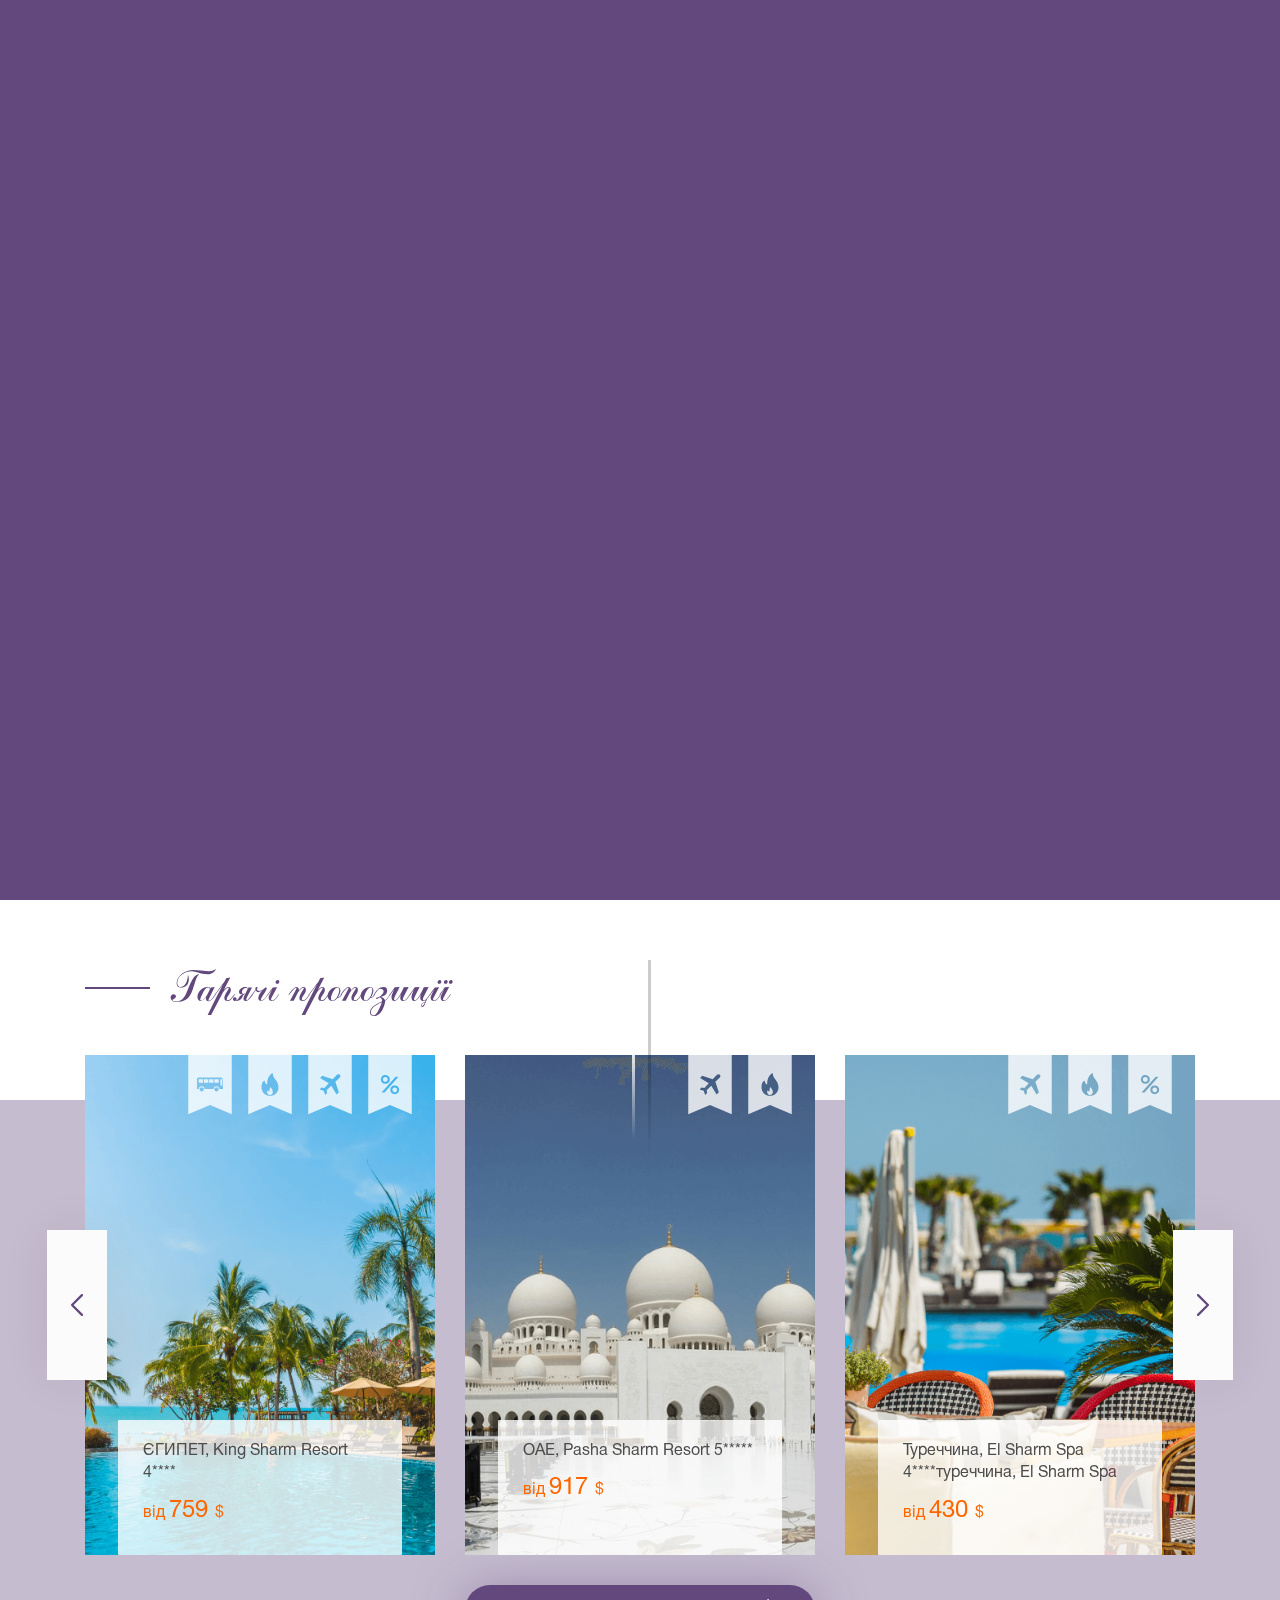
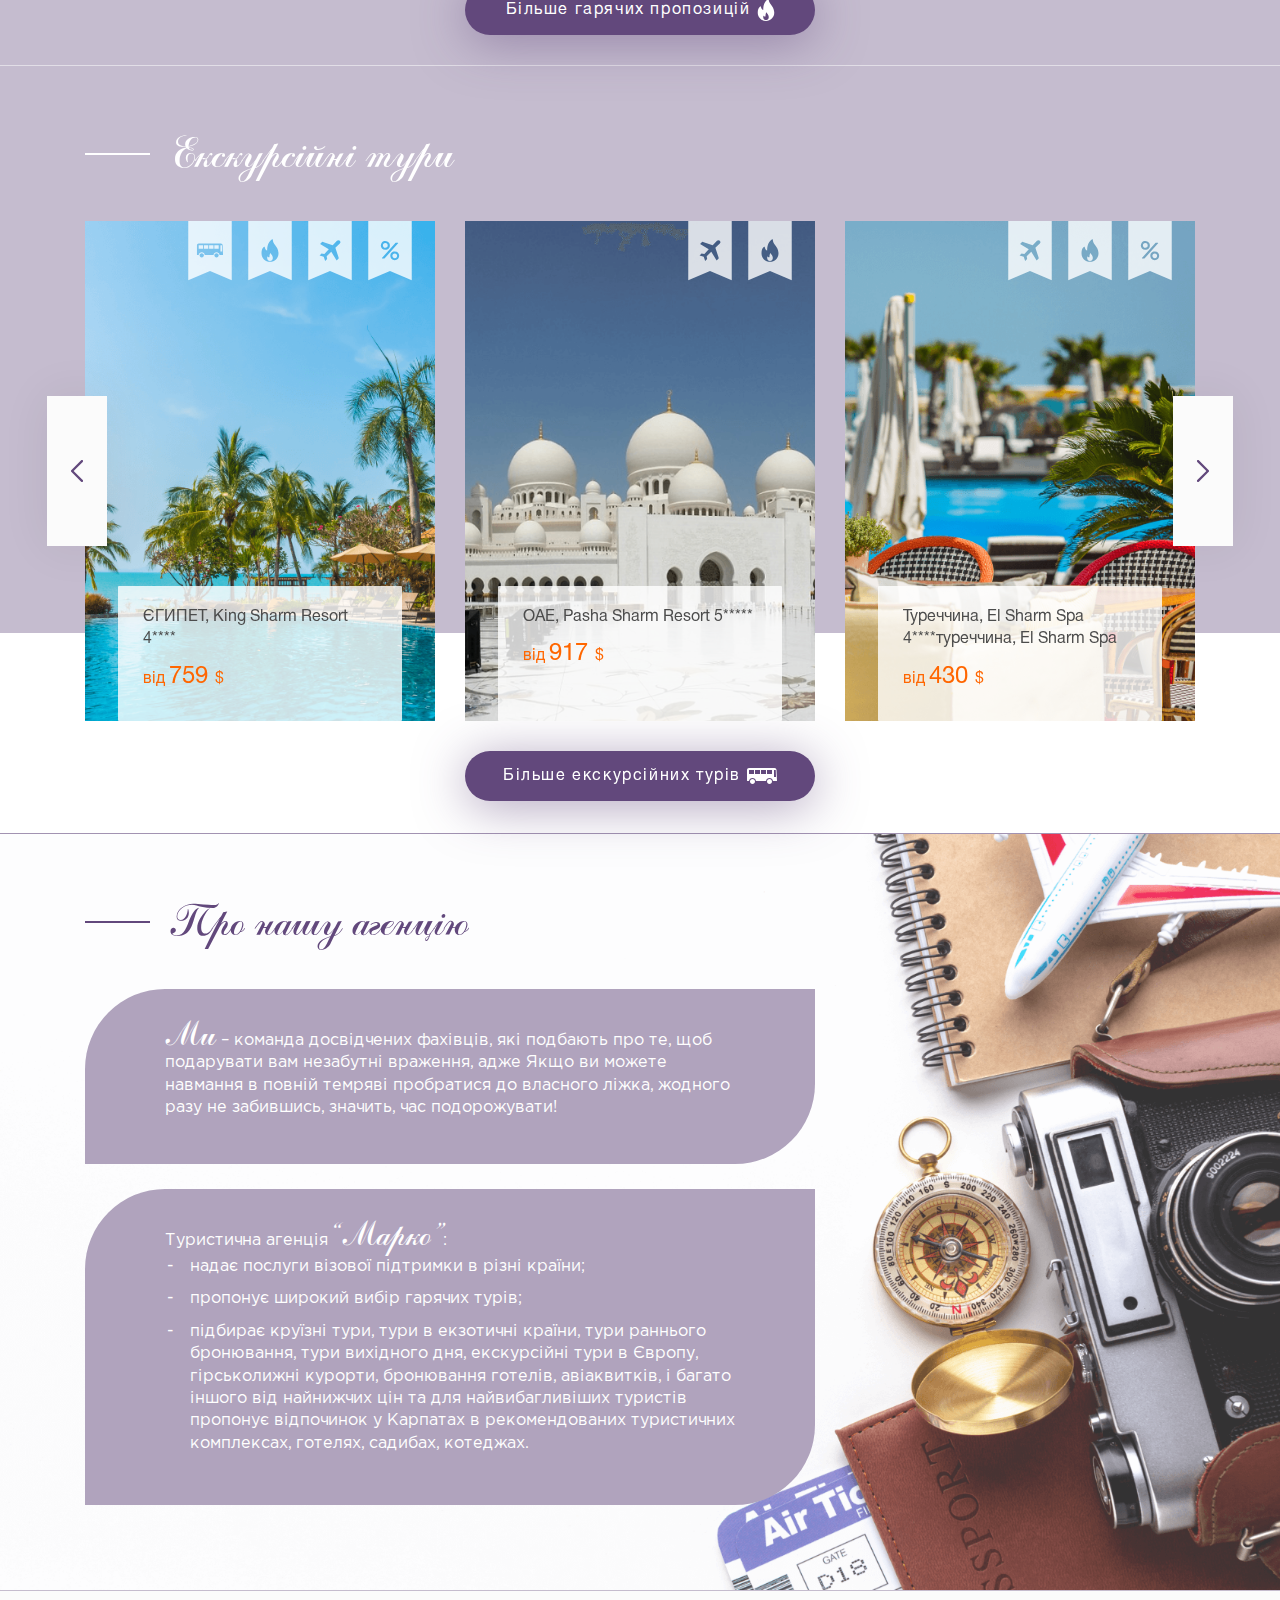
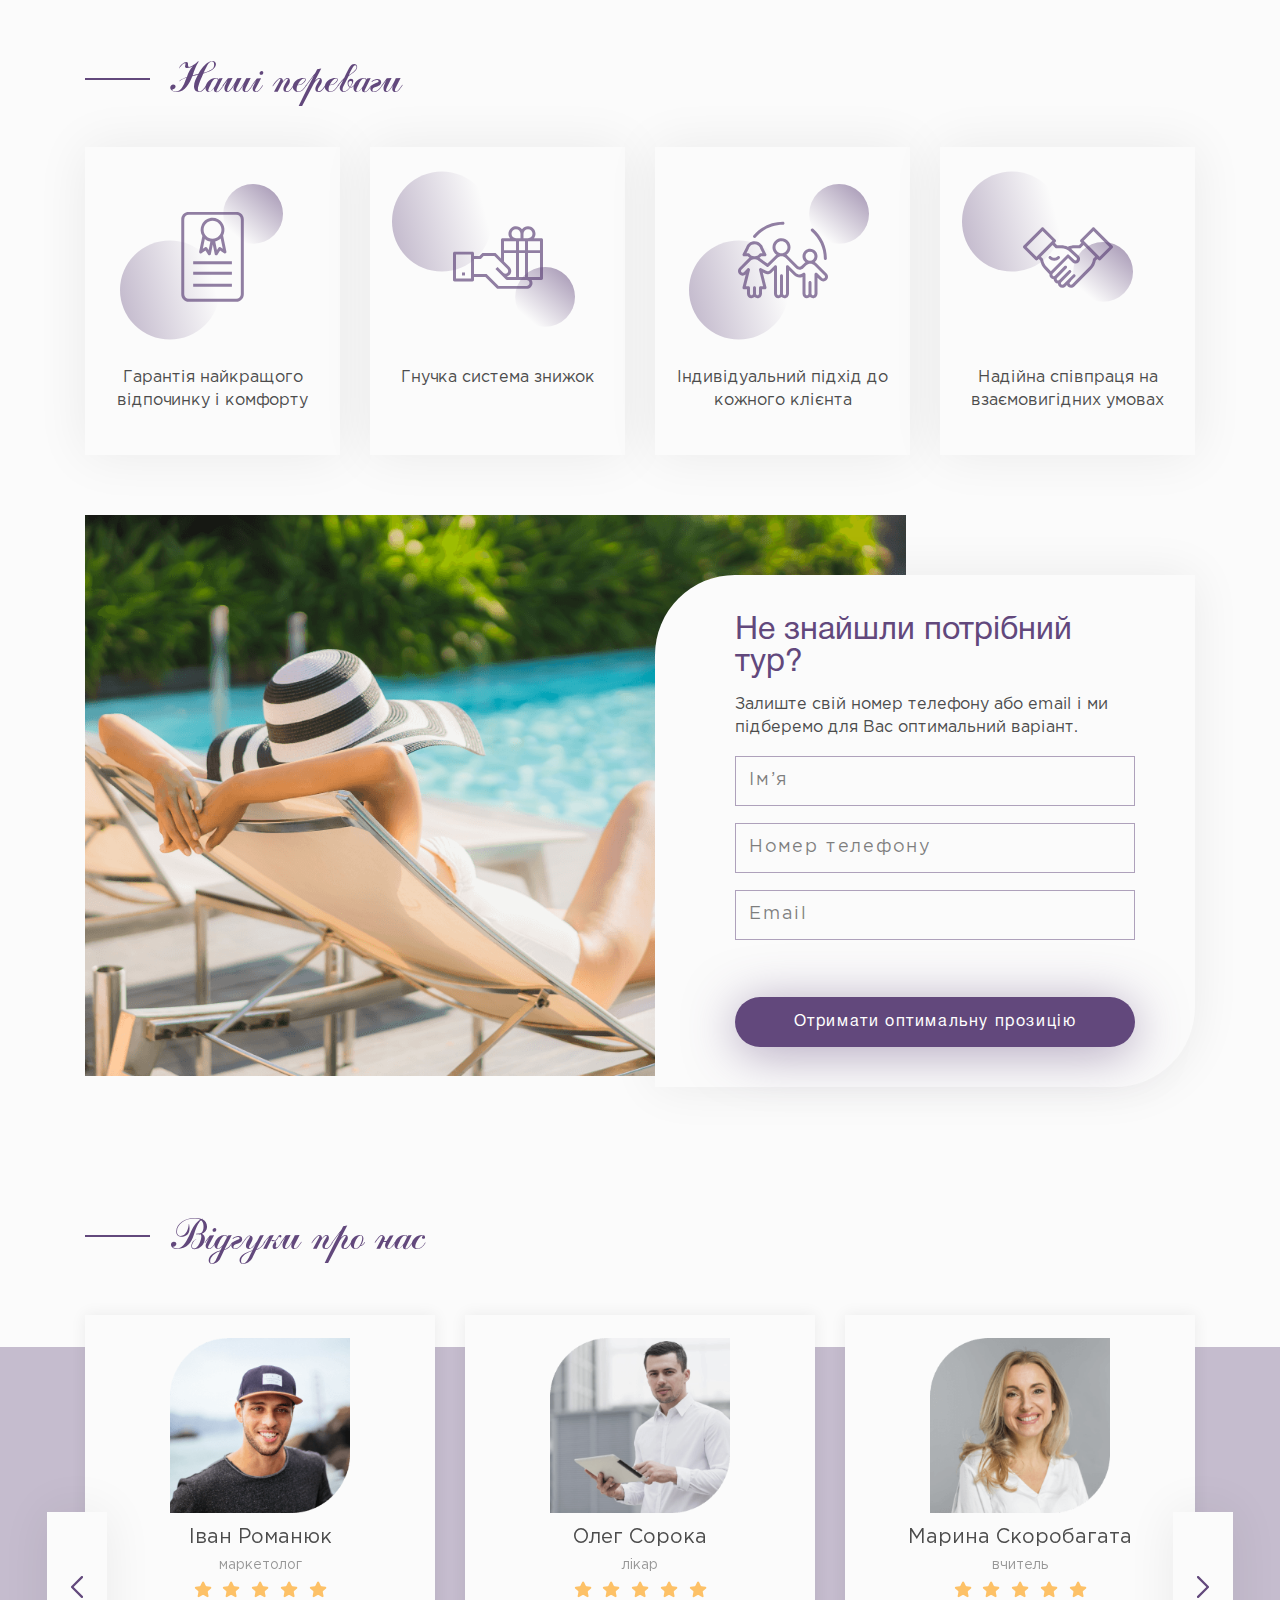
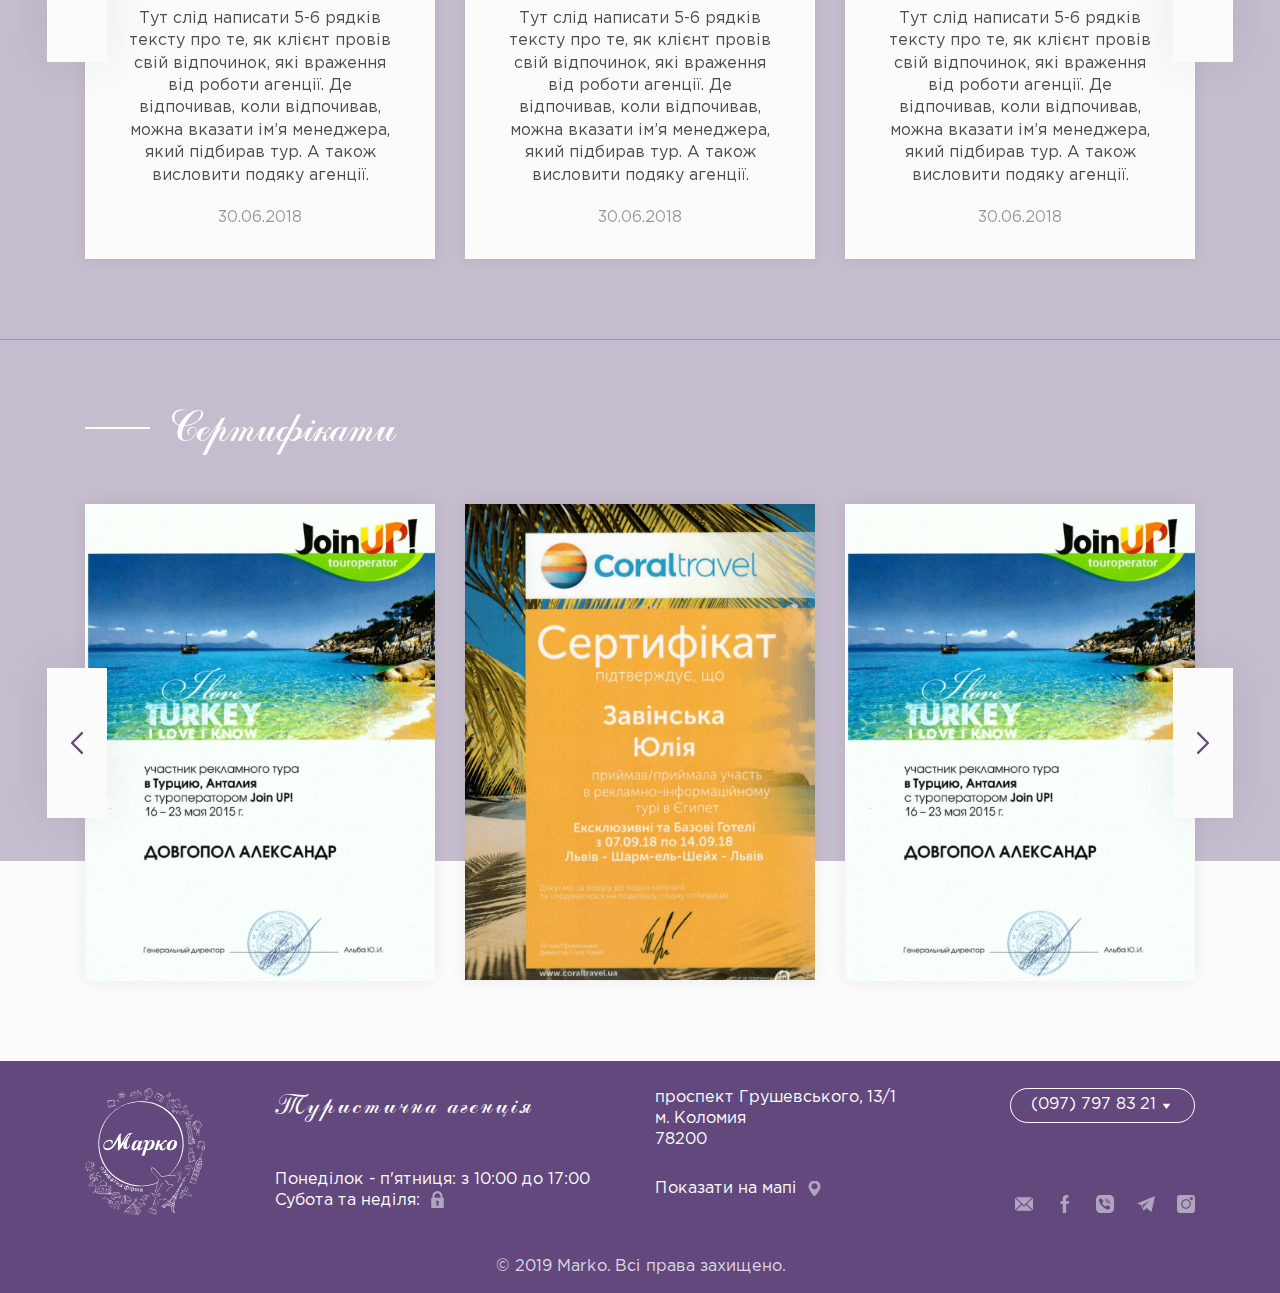
<file: index.html>
<!DOCTYPE html>
<html lang="en">

<head>
    <meta charset="UTF-8">
    <meta name="viewport" content="width=device-width, initial-scale=1.0">
    <meta http-equiv="X-UA-Compatible" content="ie=edge">
    <title>Головна</title>
    <link rel="stylesheet" href="css/bootstrap.min.css">
    <link rel="stylesheet" href="css/slick.css">
    <link rel="stylesheet" href="css/common.css">
    <link rel="stylesheet" href="css/responsive.css">
</head>

<body>
    <header>
        <div class="header__staticsect">
            <div class="container">
                <div class="row">
                    <div class="col-xl-2 col-lg-2 col-md-2">
                        <div class="header__logo">
                            <a href="#">
                            </a>
                        </div>
                    </div>
                    <div class="col-xl-4 col-lg-4 col-md-5">
                        <div class="header__info">
                            <p class="header__infoname">Туристична агенція</p>
                        </div>
                        <p class="hi header__showhov">
                            Понеділок - п'ятниця: з 10:00 до 17:00 Субота та неділя: <img src="image/icons/lock.svg"
                                alt="image">
                        </p>
                    </div>
                    <div class="col-xl-3 col-lg-3 col-md-5">
                        <div class="header__address">
                            <p>проспект Грушевського, 13/1
                            </p>
                        </div>
                        <p class="ha header__showhov">
                            <span>м. Коломия</span>
                            <span>78200</span>
                        </p>
                        <a href="#" class="header__showmap">Показати на мапі</a>
                    </div>
                    <div class="col-xl-3 col-lg-3 offset-lg-0 col-md-10 offset-md-2">
                        <div class="header__phone">
                            <div>
                                <a href="tel:0977978321" class="min-phone">(097) 797 83 21</a>
                                <a href="tel:0977978321" class="min-phone">(097) 797 83 21</a>
                                <a href="tel:0977978321" class="min-phone">(097) 797 83 21</a>
                            </div>
                        </div>
                        <div class="rightsoc">
                            <ul class="header__social">
                                <li><a target="_blank" href="#"><img src="image/icons/email.svg" alt="email"></a></li>
                                <li><a target="_blank" href="#"><img src="image/icons/facebook.svg" alt="email"></a>
                                </li>
                                <li><a target="_blank" href="#"><img src="image/icons/viber.svg" alt="email"></a></li>
                                <li><a target="_blank" href="#"><img src="image/icons/telegram.svg" alt="email"></a>
                                </li>
                                <li><a target="_blank" href="#"><img src="image/icons/instagram.svg" alt="email"></a>
                                </li>
                            </ul>
                        </div>
                    </div>
                </div>
            </div>
        </div>
        <div class="header__fixsect">
            <div class="container">
                <div class="header__nav">
                    <div class="showtablet-menu">
                        <img class="closemenu-btn" src="image/icons/close-button.svg" alt="close">
                        <img class="airplane" src="image/icons/airplane.svg" alt="animation">
                        <div class="scrmenu">
                            <ul>
                                <li><a href="#">ГОЛОВНА</a></li>
                                <li><a href="#">ГАРЯЧІ ПРОПОЗИЦІЇ <img src="image/icons/fire-menu.svg" alt="icon"></a>
                                </li>
                                <li><a href="#">ЕКСКУРСІЙНІ ТУРИ</a></li>
                                <li><a href="#">КВИТКИ</a></li>
                                <li><a href="#">НОВИНИ</a></li>
                                <li class="submparr">
                                    <a href="#">ПОСЛУГИ online</a>
                                    <ul class="submenu">
                                        <li><a href="#">Виготовлення печаток та штампів</a></li>
                                        <li><a href="#">США</a></li>
                                        <li><a href="#">Англія</a></li>
                                        <li><a href="#">Канада</a></li>
                                    </ul>
                                </li>
                                <li><a href="#">КОНТАКТИ</a></li>
                            </ul>
                        </div>
                    </div>
                </div>
                <div class="burgermenu">
                    <img src="image/icons/menu-button.svg" alt="menu">
                    <img class="phone-burger" src="image/icons/menu-button-white.svg" alt="menu">
                </div>
            </div>
        </div>
    </header>

    <main>
        <section class="mainslider">
            <span class="pagingInfo-slider"></span>
            <a href="#scroll-to" class="slider__scroll-to">
                <span>Гортайте вниз</span>
            </a>
            <div class="slider-for">
                <div>
                    <div class="animate-line"></div>
                    <div class="slider-for__slide">
                        <img src="image/slide1.png" alt="slide">
                        <div class="slide-info">
                            <p>До НОВОЇ МАНДРІВКИ залишився ОДИН крок</p>
                            <a href="#">Переглянути екскурсійні тури <img src="image/icons/bus-ic.svg" alt="icon"></a>
                        </div>
                    </div>
                </div>
                <div>
                    <div class="animate-line"></div>
                    <div class="slider-for__slide">
                        <img src="image/slide2.png" alt="slide">
                        <div class="slide-info">
                            <p>Подорож - єдина річ, купуючи яку, стаєш багатшим</p>
                            <a href="#">Переглянути всі квитки <img src="image/icons/ticket.svg" alt="icon"></a>
                        </div>
                    </div>
                </div>
                <div>
                    <div class="animate-line"></div>
                    <div class="slider-for__slide">
                        <img src="image/slide3.png" alt="slide">
                        <div class="slide-info">
                            <p>втечемо ТУДИ, ДЕ ЗАВЖДИ ЛІТО</p>
                            <a href="#">Переглянути гарячі пропозиції<img src="image/icons/white-fire.svg"
                                    alt="icon"></a>
                        </div>
                    </div>
                </div>
                <div>
                    <div class="animate-line"></div>
                    <div class="slider-for__slide">
                        <img src="image/slide2.png" alt="slide">
                        <div class="slide-info">
                            <p>Подорож - єдина річ, купуючи яку, стаєш багатшим</p>
                            <a href="#">Переглянути всі квитки <img src="image/icons/ticket.svg" alt="icon"></a>
                        </div>
                    </div>
                </div>
            </div>
            <div class="wrapper-slidenav">
                <div class="slider-nav container">
                    <div>
                        <div class="slider-nav__slide">
                            <img src="image/slide1.png" alt="slide">
                        </div>
                    </div>
                    <div>
                        <div class="slider-nav__slide">
                            <img src="image/slide2.png" alt="slide">
                        </div>
                    </div>
                    <div>
                        <div class="slider-nav__slide">
                            <img src="image/slide3.png" alt="slide">
                        </div>
                    </div>
                    <div>
                        <div class="slider-nav__slide">
                            <img src="image/slide2.png" alt="slide">
                        </div>
                    </div>
                </div>
            </div>
        </section>

        <section class="propositions" id="scroll-to">
            <div class="whiteblock-top"></div>
            <div class="whiteblock-bott"></div>
            <div class="propositions__hot">
                <div class="container">
                    <h3>Гарячі пропозиції</h3>
                    <div class="sloderprop1 hottour">
                        <div>
                            <a href="#">
                                <div class="propositions-box">
                                    <img src="image/slide4.png" alt="slide">
                                    <div class="proposition__descr">
                                        <p class="title">ЄГИПЕТ, King Sharm Resort 4****</p>
                                        <p class="price">від <span>759 </span>$</p>
                                    </div>
                                    <div class="proposition__marks">
                                        <div class="proposition__mark mark-bus">
                                        </div>
                                        <div class="proposition__mark mark-fire">
                                        </div>
                                        <div class="proposition__mark mark-fly">
                                        </div>
                                        <div class="proposition__mark mark-percent">
                                        </div>
                                    </div>
                                </div>
                            </a>
                        </div>
                        <div>
                            <a href="#">
                                <div class="propositions-box">
                                    <img src="image/slide5.png" alt="slide">
                                    <div class="proposition__descr">
                                        <p class="title">ОАЕ, Pasha Sharm Resort 5*****</p>
                                        <p class="price">від <span>917 </span>$</p>
                                    </div>
                                    <div class="proposition__marks">
                                        <div class="proposition__mark mark-fly">
                                        </div>
                                        <div class="proposition__mark mark-fire">
                                        </div>
                                    </div>
                                </div>
                            </a>
                        </div>
                        <div>
                            <a href="#">
                                <div class="propositions-box">
                                    <img src="image/slide6.png" alt="slide">
                                    <div class="proposition__descr">
                                        <p class="title">Туреччина, El Sharm Spa 4****туреччина, El Sharm Spa</p>
                                        <p class="price">від <span>430 </span>$</p>
                                    </div>
                                    <div class="proposition__marks">
                                        <div class="proposition__mark mark-fly">
                                        </div>
                                        <div class="proposition__mark mark-fire">
                                        </div>
                                        <div class="proposition__mark mark-percent">
                                        </div>
                                    </div>
                                </div>
                            </a>
                        </div>
                        <div>
                            <a href="#">
                                <div class="propositions-box">
                                    <img src="image/slide5.png" alt="slide">
                                    <div class="proposition__descr">
                                        <p class="title">ОАЕ, Pasha Sharm Resort 5*****</p>
                                        <p class="price">від <span>917 </span>$</p>
                                    </div>
                                    <div class="proposition__marks">
                                        <div class="proposition__mark mark-fly">
                                        </div>
                                        <div class="proposition__mark mark-fire">
                                        </div>
                                    </div>
                                </div>
                            </a>
                        </div>
                    </div>
                    <a href="#" class="violetbtn">Більше гарячих пропозицій <img src="image/icons/white-fire.svg"
                            alt="icon"></a>
                </div>
            </div>
            <div class="propositions__exk">
                <div class="container">
                    <h3 class="white">Екскурсійні тури</h3>
                    <div class="sloderprop1 exktour">
                        <div>
                            <a href="#">
                                <div class="propositions-box">
                                    <img src="image/slide4.png" alt="slide">
                                    <div class="proposition__descr">
                                        <p class="title">ЄГИПЕТ, King Sharm Resort 4****</p>
                                        <p class="price">від <span>759 </span>$</p>
                                    </div>
                                    <div class="proposition__marks">
                                        <div class="proposition__mark mark-bus">
                                        </div>
                                        <div class="proposition__mark mark-fire">
                                        </div>
                                        <div class="proposition__mark mark-fly">
                                        </div>
                                        <div class="proposition__mark mark-percent">
                                        </div>
                                    </div>
                                </div>
                            </a>
                        </div>
                        <div>
                            <a href="#">
                                <div class="propositions-box">
                                    <img src="image/slide5.png" alt="slide">
                                    <div class="proposition__descr">
                                        <p class="title">ОАЕ, Pasha Sharm Resort 5*****</p>
                                        <p class="price">від <span>917 </span>$</p>
                                    </div>
                                    <div class="proposition__marks">
                                        <div class="proposition__mark mark-fly">
                                        </div>
                                        <div class="proposition__mark mark-fire">
                                        </div>
                                    </div>
                                </div>
                            </a>
                        </div>
                        <div>
                            <a href="#">
                                <div class="propositions-box">
                                    <img src="image/slide6.png" alt="slide">
                                    <div class="proposition__descr">
                                        <p class="title">Туреччина, El Sharm Spa 4****туреччина, El Sharm Spa</p>
                                        <p class="price">від <span>430 </span>$</p>
                                    </div>
                                    <div class="proposition__marks">
                                        <div class="proposition__mark mark-fly">
                                        </div>
                                        <div class="proposition__mark mark-fire">
                                        </div>
                                        <div class="proposition__mark mark-percent">
                                        </div>
                                    </div>
                                </div>
                            </a>
                        </div>
                        <div>
                            <a href="#">
                                <div class="propositions-box">
                                    <img src="image/slide5.png" alt="slide">
                                    <div class="proposition__descr">
                                        <p class="title">ОАЕ, Pasha Sharm Resort 5*****</p>
                                        <p class="price">від <span>917 </span>$</p>
                                    </div>
                                    <div class="proposition__marks">
                                        <div class="proposition__mark mark-fly">
                                        </div>
                                        <div class="proposition__mark mark-fire">
                                        </div>
                                    </div>
                                </div>
                            </a>
                        </div>
                    </div>
                    <a href="#" class="violetbtn">Більше екскурсійних турів <img src="image/icons/white-bus.svg"
                            alt="icon"></a>
                </div>
            </div>
        </section>

        <section class="about-agency">
            <div class="container">
                <h3>Про нашу агенцію</h3>
                <div class="row">
                    <div class="col-xl-8 col-lg-8">
                        <div class="violbox-text">
                            <p>
                                <span>Ми</span> – команда досвідчених фахівців, які подбають про те, щоб подарувати вам
                                незабутні
                                враження, адже Якщо ви можете навмання в повній темряві пробратися до власного ліжка,
                                жодного разу не забившись, значить, час подорожувати!
                            </p>
                        </div>
                        <div class="violbox-text">
                            <p>
                                Туристична агенція <span>“Марко”</span>:
                            </p>
                            <ul>
                                <li>надає послуги візової підтримки в різні країни;</li>
                                <li>пропонує широкий вибір гарячих турів;</li>
                                <li>
                                    підбирає круїзні тури, тури в екзотичні країни, тури раннього бронювання, тури
                                    вихідного дня, екскурсійні тури в Європу, гірськолижні курорти, бронювання готелів,
                                    авіаквитків, і багато іншого від найнижчих цін та для найвибагливіших туристів
                                    пропонує відпочинок у Карпатах в рекомендованих туристичних комплексах, готелях,
                                    садибах, котеджах.
                                </li>
                            </ul>
                        </div>
                    </div>
                </div>
            </div>
        </section>

        <section class="benefits">
            <div class="container">
                <h3>Наші переваги</h3>
                <div class="row">
                    <div class="col-xl-3 col-lg-3 col-md-6">
                        <div class="benefits_box">
                            <div class="pic-sect">
                                <img src="image/icons/benefits1.svg" alt="icon">
                                <img src="image/icons/elipse1.svg" alt="elipse" class="elipse elip1">
                                <img src="image/icons/elipse2.svg" alt="elipse" class="elipse elip2">
                            </div>
                            <div class="text-sect">
                                <p>Гарантія найкращого відпочинку і комфорту</p>
                            </div>
                        </div>
                    </div>
                    <div class="col-xl-3 col-lg-3 col-md-6">
                        <div class="benefits_box">
                            <div class="pic-sect">
                                <img src="image/icons/benefits2.svg" alt="icon">
                                <img src="image/icons/elipse1.svg" alt="elipse" class="elipse elip3">
                                <img src="image/icons/elipse2.svg" alt="elipse" class="elipse elip4">
                            </div>
                            <div class="text-sect">
                                <p>Гнучка система знижок</p>
                            </div>
                        </div>
                    </div>
                    <div class="col-xl-3 col-lg-3 col-md-6">
                        <div class="benefits_box">
                            <div class="pic-sect">
                                <img src="image/icons/benefits3.svg" alt="icon">
                                <img src="image/icons/elipse1.svg" alt="elipse" class="elipse elip5">
                                <img src="image/icons/elipse2.svg" alt="elipse" class="elipse elip6">
                            </div>
                            <div class="text-sect">
                                <p>Індивідуальний підхід до кожного клієнта</p>
                            </div>
                        </div>
                    </div>
                    <div class="col-xl-3 col-lg-3 col-md-6">
                        <div class="benefits_box">
                            <div class="pic-sect">
                                <img src="image/icons/benefits4.svg" alt="icon">
                                <img src="image/icons/elipse1.svg" alt="elipse" class="elipse elip7">
                                <img src="image/icons/elipse2.svg" alt="elipse" class="elipse elip8">
                            </div>
                            <div class="text-sect">
                                <p>Надійна співпраця на взаємовигідних умовах</p>
                            </div>
                        </div>
                    </div>
                </div>
            </div>
        </section>

        <section class="mainform">
            <div class="container">
                <div class="mainform__sect form-section">
                    <div class="row justify-content-lg-end justify-content-md-center">
                        <div class="col-lg-6 col-md-8">
                            <form action="" id="form-help">
                                <p class="title">Не знайшли потрібний тур?</p>
                                <p class="descr">Залиште свій номер телeфону або email і ми підберемо для Вас
                                    оптимальний варіант.</p>
                                <input type="text" placeholder="Ім’я">
                                <input type="tel" class="phone-input" placeholder="Номер телефону">
                                <input type="text" class="email-input" placeholder="Email">
                                <input type="submit" value="Отримати оптимальну прозицію" class="violetbtn">
                            </form>
                        </div>
                    </div>
                </div>
            </div>
        </section>

        <section class="reviews">
            <div class="reviews-wrap">
                <div class="container">
                    <h3>Відгуки про нас</h3>
                    <div class="reviews__slider">
                        <div>
                            <div class="reviews__slide">
                                <div class="pic-box">
                                    <img src="image/user1.png" alt="photo">
                                </div>
                                <div class="title-box">
                                    <p class="name">Іван Романюк</p>
                                    <p class="prof">маркетолог</p>
                                    <div class="rating">
                                        <img src="image/icons/star.svg" alt="star">
                                        <img src="image/icons/star.svg" alt="star">
                                        <img src="image/icons/star.svg" alt="star">
                                        <img src="image/icons/star.svg" alt="star">
                                        <img src="image/icons/star.svg" alt="star">
                                    </div>
                                </div>
                                <div class="descr-box">
                                    <p>
                                        Тут слід написати 5-6 рядків тексту про те, як клієнт провів свій відпочинок,
                                        які
                                        враження від роботи агенції. Де відпочивав, коли відпочивав, можна вказати ім’я
                                        менеджера, який підбирав тур. А також висловити подяку агенції.
                                    </p>
                                </div>
                                <p class="date">30.06.2018</p>
                            </div>
                        </div>
                        <div>
                            <div class="reviews__slide">
                                <div class="pic-box">
                                    <img src="image/user2.png" alt="photo">
                                </div>
                                <div class="title-box">
                                    <p class="name">Олег Сорока</p>
                                    <p class="prof">лікар</p>
                                    <div class="rating">
                                        <img src="image/icons/star.svg" alt="star">
                                        <img src="image/icons/star.svg" alt="star">
                                        <img src="image/icons/star.svg" alt="star">
                                        <img src="image/icons/star.svg" alt="star">
                                        <img src="image/icons/star.svg" alt="star">
                                    </div>
                                </div>
                                <div class="descr-box">
                                    <p>
                                        Тут слід написати 5-6 рядків тексту про те, як клієнт провів свій відпочинок,
                                        які
                                        враження від роботи агенції. Де відпочивав, коли відпочивав, можна вказати ім’я
                                        менеджера, який підбирав тур. А також висловити подяку агенції.
                                    </p>
                                </div>
                                <p class="date">30.06.2018</p>
                            </div>
                        </div>
                        <div>
                            <div class="reviews__slide">
                                <div class="pic-box">
                                    <img src="image/user3.png" alt="photo">
                                </div>
                                <div class="title-box">
                                    <p class="name">Марина Скоробагата</p>
                                    <p class="prof">вчитель</p>
                                    <div class="rating">
                                        <img src="image/icons/star.svg" alt="star">
                                        <img src="image/icons/star.svg" alt="star">
                                        <img src="image/icons/star.svg" alt="star">
                                        <img src="image/icons/star.svg" alt="star">
                                        <img src="image/icons/star.svg" alt="star">
                                    </div>
                                </div>
                                <div class="descr-box">
                                    <p>
                                        Тут слід написати 5-6 рядків тексту про те, як клієнт провів свій
                                        відпочинок,
                                        які
                                        враження від роботи агенції. Де відпочивав, коли відпочивав, можна вказати
                                        ім’я
                                        менеджера, який підбирав тур. А також висловити подяку агенції.
                                    </p>
                                </div>
                                <p class="date">30.06.2018</p>
                            </div>
                        </div>
                        <div>
                            <div class="reviews__slide">
                                <div class="pic-box">
                                    <img src="image/user2.png" alt="photo">
                                </div>
                                <div class="title-box">
                                    <p class="name">Олег Сорока</p>
                                    <p class="prof">лікар</p>
                                    <div class="rating">
                                        <img src="image/icons/star.svg" alt="star">
                                        <img src="image/icons/star.svg" alt="star">
                                        <img src="image/icons/star.svg" alt="star">
                                        <img src="image/icons/star.svg" alt="star">
                                        <img src="image/icons/star.svg" alt="star">
                                    </div>
                                </div>
                                <div class="descr-box">
                                    <p>
                                        Тут слід написати 5-6 рядків тексту про те, як клієнт провів свій відпочинок,
                                        які
                                        враження від роботи агенції. Де відпочивав, коли відпочивав, можна вказати ім’я
                                        менеджера, який підбирав тур. А також висловити подяку агенції.
                                    </p>
                                </div>
                                <p class="date">30.06.2018</p>
                            </div>
                        </div>
                    </div>
                </div>
            </div>
        </section>

        <section class="sectification">
            <div class="sertification-wrap">
                <div class="container">
                    <h3 class="white">Сертифікати</h3>
                    <div class="gener__slider sectification__slider">
                        <div>
                            <div class="sertif__slide">
                                <img src="image/slide7.png" alt="slide">
                            </div>
                        </div>
                        <div>
                            <div class="sertif__slide">
                                <img src="image/slide8.png" alt="slide">
                            </div>
                        </div>
                        <div>
                            <div class="sertif__slide">
                                <img src="image/slide9.png" alt="slide">
                            </div>
                        </div>
                        <div>
                            <div class="sertif__slide">
                                <img src="image/slide8.png" alt="slide">
                            </div>
                        </div>
                    </div>
                </div>
            </div>
        </section>
    </main>

    <footer class="footer">
        <div class="container">
            <div class="row">
                <div class="col-xl-2 col-lg-2 col-md-2">
                    <div class="footer__logo">
                        <a href="#"><img src="image/logo.svg" alt="logo"></a>
                    </div>
                </div>
                <div class="col-xl-4 col-lg-4 col-md-5">
                    <div class="footer__lefttext">
                        <p class="title">Туристична агенція</p>
                        <p class="worktime">
                            Понеділок - п'ятниця: з 10:00 до 17:00 Субота та неділя:
                            <img src="image/icons/lock.svg" alt="image">
                        </p>
                    </div>
                </div>
                <div class="col-xl-3 col-lg-3 col-md-5">
                    <div class="footer__righttext">
                        <p class="footer__address">
                            проспект Грушевського, 13/1 <br>м. Коломия <br>78200
                        </p>
                        <a href="#" class="footer__maptext">Показати на мапі</a>
                    </div>
                </div>
                <div class="col-xl-3 col-lg-3 offset-lg-0 col-md-10 offset-md-2">
                    <div class="header__phone">
                        <div>
                            <a href="tel:0977978321" class="min-phone">(097) 797 83 21</a>
                            <a href="tel:0977978321" class="min-phone">(097) 797 83 21</a>
                            <a href="tel:0977978321" class="min-phone">(097) 797 83 21</a>
                        </div>
                    </div>
                    <div class="rightsoc">
                        <ul class="header__social">
                            <li><a target="_blank" href="#"><img src="image/icons/email.svg" alt="email"></a></li>
                            <li><a target="_blank" href="#"><img src="image/icons/facebook.svg" alt="email"></a>
                            </li>
                            <li><a target="_blank" href="#"><img src="image/icons/viber.svg" alt="email"></a></li>
                            <li><a target="_blank" href="#"><img src="image/icons/telegram.svg" alt="email"></a>
                            </li>
                            <li><a target="_blank" href="#"><img src="image/icons/instagram.svg" alt="email"></a>
                            </li>
                        </ul>
                    </div>
                </div>
            </div>
            <p class="footer-recive">© 2019 Marko. Всі права захищено.</p>
        </div>
    </footer>
    <div class="messenger-fixicon">
    </div>
    <div class="preloader">
        <div id="splash">
            <div class="anim">
                <div id="loader">
                    <svg version="1.1" width="60px" height="70px" viewBox="0 0 60 70">
                        <defs>
                            <filter id="f1" x="0" y="0">
                                <feGaussianBlur in="SourceGraphic" stdDeviation="2" />
                            </filter>
                        </defs>
                        <g id="airplane">
                            <path fill="#fff" d="M0.677,20.977l4.355,1.631c0.281,0.104,0.579,0.162,0.88,0.16l9.76-0.004L30.46,41.58c0.27,0.34,0.679,0.545,1.112,0.541
                    h1.87c0.992,0,1.676-0.992,1.322-1.918l-6.643-17.439l6.914,0.002l6.038,6.037c0.265,0.266,0.624,0.412,0.999,0.418l1.013-0.004
                    c1.004-0.002,1.684-1.012,1.312-1.938l-2.911-7.277l2.912-7.278c0.372-0.928-0.313-1.941-1.313-1.938h1.017
                    c-0.375,0-0.732,0.15-0.996,0.414l-6.039,6.039h-6.915l6.646-17.443c0.354-0.926-0.33-1.916-1.321-1.914l-1.87-0.004
                    c-0.439,0.004-0.843,0.203-1.112,0.543L15.677,17.24l-9.765-0.002c-0.3,0.002-0.597,0.055-0.879,0.16L0.678,19.03
                    C-0.225,19.36-0.228,20.637,0.677,20.977z" transform="translate(44,0) rotate(90 0 0)" />
                        </g>
                        <g id="shadow" transform="scale(.9)">
                            <path fill="#fff" fill-opacity="0.3" d="M0.677,20.977l4.355,1.631c0.281,0.104,0.579,0.162,0.88,0.16l9.76-0.004L30.46,41.58c0.27,0.34,0.679,0.545,1.112,0.541
                      h1.87c0.992,0,1.676-0.992,1.322-1.918l-6.643-17.439l6.914,0.002l6.038,6.037c0.265,0.266,0.624,0.412,0.999,0.418l1.013-0.004
                      c1.004-0.002,1.684-1.012,1.312-1.938l-2.911-7.277l2.912-7.278c0.372-0.928-0.313-1.941-1.313-1.938h1.017
                      c-0.375,0-0.732,0.15-0.996,0.414l-6.039,6.039h-6.915l6.646-17.443c0.354-0.926-0.33-1.916-1.321-1.914l-1.87-0.004
                      c-0.439,0.004-0.843,0.203-1.112,0.543L15.677,17.24l-9.765-0.002c-0.3,0.002-0.597,0.055-0.879,0.16L0.678,19.03
                      C-0.225,19.36-0.228,20.637,0.677,20.977z" transform="translate(64,30) rotate(90 0 0)"
                                filter="url(#f1)" />
                        </g>
                    </svg>
                </div>
            </div>
        </div>
    </div>


    <script src="js/jquery.min.js"></script>
    <script src="js/bootstrap.min.js"></script>
    <script src="js/slick.min.js"></script>
    <script src="js/jquery.inputmask.min.js"></script>
    <script src="js/common.js"></script>
</body>

</html>
</file>
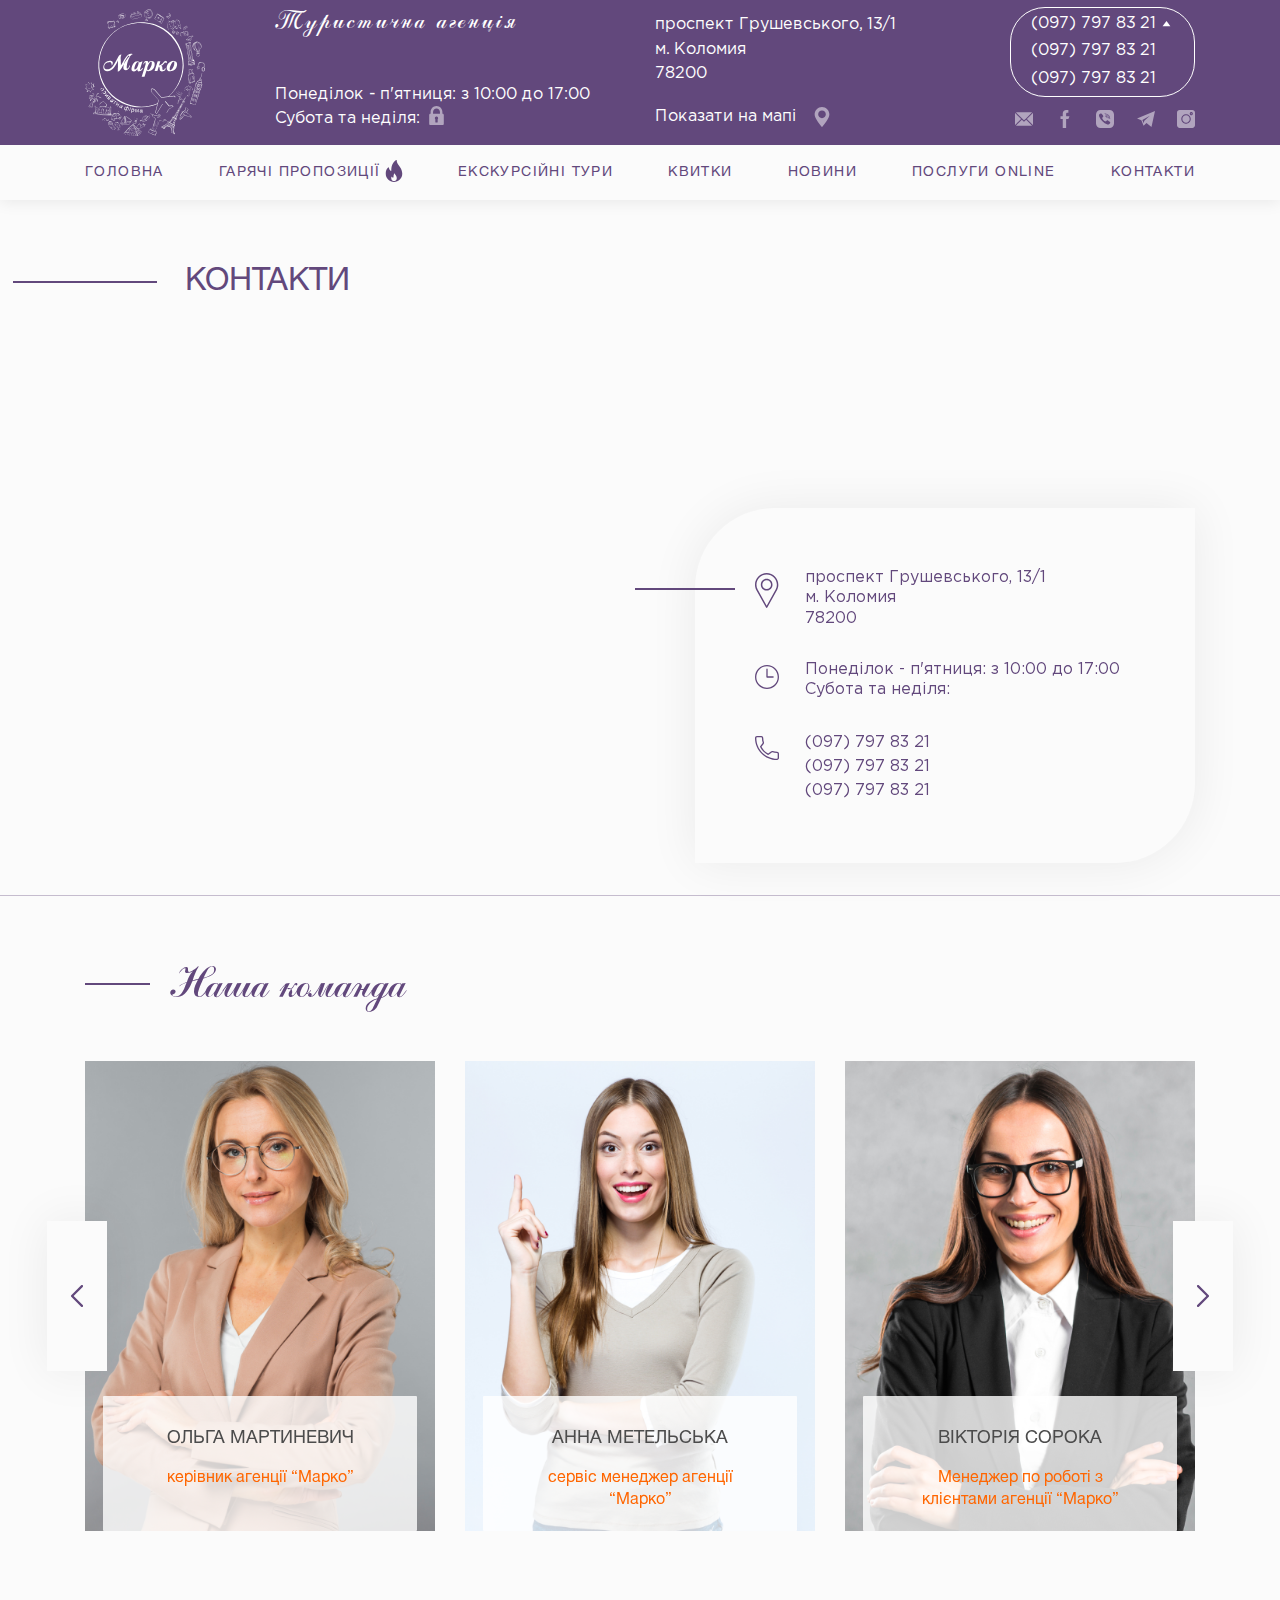
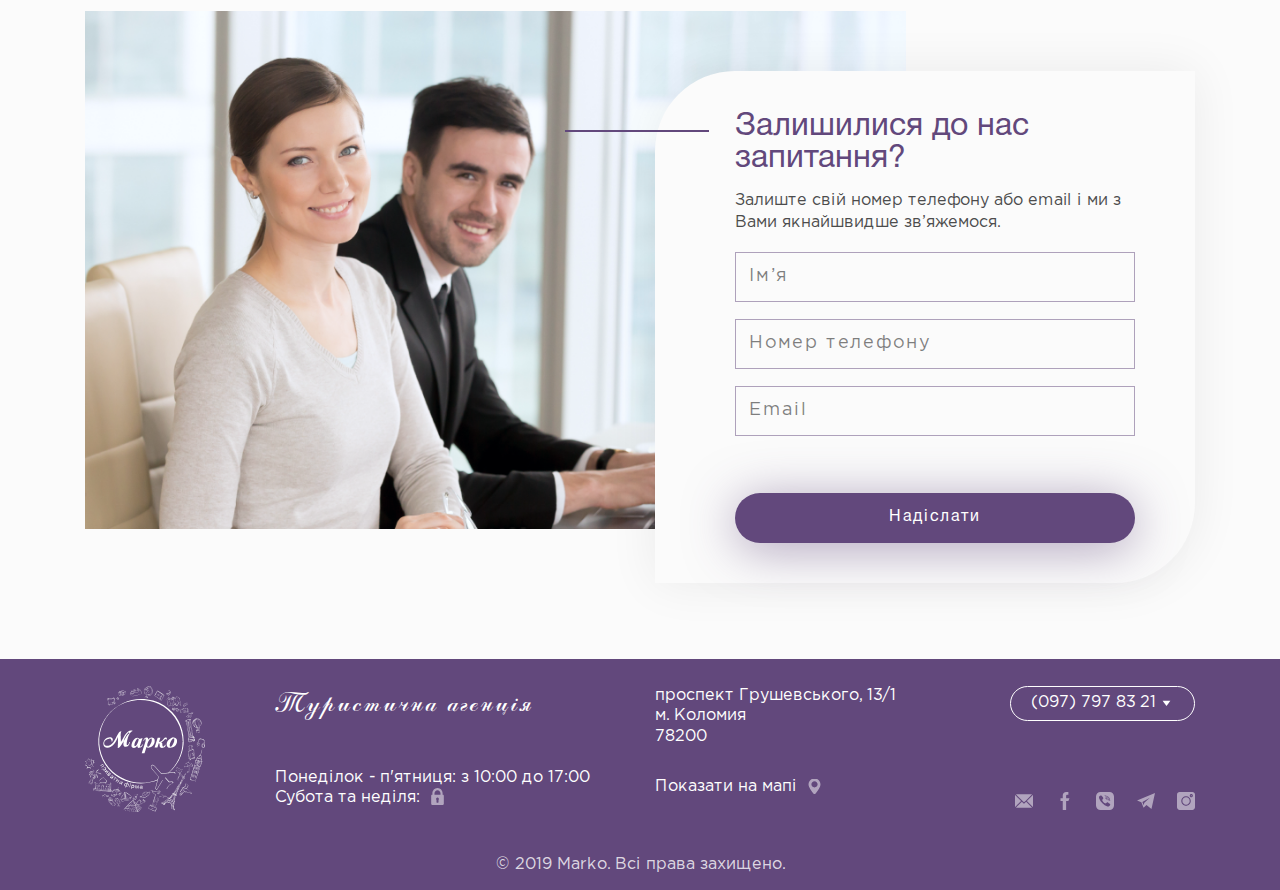
<file: contact.html>
<!DOCTYPE html>
<html lang="en">

<head>
    <meta charset="UTF-8">
    <meta name="viewport" content="width=device-width, initial-scale=1.0">
    <meta http-equiv="X-UA-Compatible" content="ie=edge">
    <title>Контакти</title>
    <link rel="stylesheet" href="css/bootstrap.min.css">
    <link rel="stylesheet" href="css/slick.css">
    <link rel="stylesheet" href="css/common.css">
    <link rel="stylesheet" href="css/responsive.css">
</head>

<body>
    <header>
        <div class="header__staticsect">
            <div class="container">
                <div class="row">
                    <div class="col-xl-2 col-lg-2 col-md-2">
                        <div class="header__logo">
                            <a href="#">
                            </a>
                        </div>
                    </div>
                    <div class="col-xl-4 col-lg-4 col-md-5">
                        <div class="header__info">
                            <p class="header__infoname">Туристична агенція</p>
                        </div>
                        <p class="hi header__showhov">
                            Понеділок - п'ятниця: з 10:00 до 17:00 Субота та неділя: <img src="image/icons/lock.svg"
                                alt="image">
                        </p>
                    </div>
                    <div class="col-xl-3 col-lg-3 col-md-5">
                        <div class="header__address">
                            <p>проспект Грушевського, 13/1
                            </p>
                        </div>
                        <p class="ha header__showhov">
                            <span>м. Коломия</span>
                            <span>78200</span>
                        </p>
                        <a href="#" class="header__showmap">Показати на мапі</a>
                    </div>
                    <div class="col-xl-3 col-lg-3 offset-lg-0 col-md-10 offset-md-2">
                        <div class="header__phone">
                            <div>
                                <a href="tel:0977978321" class="min-phone">(097) 797 83 21</a>
                                <a href="tel:0977978321" class="min-phone">(097) 797 83 21</a>
                                <a href="tel:0977978321" class="min-phone">(097) 797 83 21</a>
                            </div>
                        </div>
                        <div class="rightsoc">
                            <ul class="header__social">
                                <li><a target="_blank" href="#"><img src="image/icons/email.svg" alt="email"></a></li>
                                <li><a target="_blank" href="#"><img src="image/icons/facebook.svg" alt="email"></a>
                                </li>
                                <li><a target="_blank" href="#"><img src="image/icons/viber.svg" alt="email"></a></li>
                                <li><a target="_blank" href="#"><img src="image/icons/telegram.svg" alt="email"></a>
                                </li>
                                <li><a target="_blank" href="#"><img src="image/icons/instagram.svg" alt="email"></a>
                                </li>
                            </ul>
                        </div>
                    </div>
                </div>
            </div>
        </div>
        <div class="header__fixsect">
            <div class="container">
                <div class="header__nav">
                    <div class="showtablet-menu">
                        <img class="closemenu-btn" src="image/icons/close-button.svg" alt="close">
                        <img class="airplane" src="image/icons/airplane.svg" alt="animation">
                        <div class="scrmenu">
                            <ul>
                                <li><a href="#">ГОЛОВНА</a></li>
                                <li><a href="#">ГАРЯЧІ ПРОПОЗИЦІЇ <img src="image/icons/fire-menu.svg" alt="icon"></a>
                                </li>
                                <li><a href="#">ЕКСКУРСІЙНІ ТУРИ</a></li>
                                <li><a href="#">КВИТКИ</a></li>
                                <li><a href="#">НОВИНИ</a></li>
                                <li class="submparr">
                                    <a href="#">ПОСЛУГИ online</a>
                                    <ul class="submenu">
                                        <li><a href="#">Виготовлення печаток та штампів</a></li>
                                        <li><a href="#">США</a></li>
                                        <li><a href="#">Англія</a></li>
                                        <li><a href="#">Канада</a></li>
                                    </ul>
                                </li>
                                <li><a href="#">КОНТАКТИ</a></li>
                            </ul>
                        </div>
                    </div>
                </div>
                <div class="burgermenu">
                    <img src="image/icons/menu-button.svg" alt="menu">
                    <img class="phone-burger" src="image/icons/menu-button-white.svg" alt="menu">
                </div>
            </div>
        </div>
    </header>

    <main>
        <section class="contact-topsection">
            <div class="container">
                <h1 class="linebefore">КОНТАКТИ</h1>
                <div class="mapsect">
                    <div class="row">
                        <div class="col-lg-9">
                            <div id="map">
                                <iframe
                                    src="https://www.google.com/maps/embed?pb=!1m18!1m12!1m3!1d2642.4143978547468!2d25.032824015787778!3d48.525289632056236!2m3!1f0!2f0!3f0!3m2!1i1024!2i768!4f13.1!3m3!1m2!1s0x4736d288bd7c338b%3A0x503e50b649aeb5dc!2z0L_RgNC-0YHQvy4g0JzQuNGF0LDQuNC70LAg0JPRgNGD0YjQtdCy0YHQutC-0LPQviwgMTMsINCa0L7Qu9C-0LzRi9GPLCDQmNCy0LDQvdC-LdCk0YDQsNC90LrQvtCy0YHQutCw0Y8g0L7QsdC70LDRgdGC0YwsIDc4MjAw!5e0!3m2!1sru!2sua!4v1576502518951!5m2!1sru!2sua"
                                    width="600" height="450" frameborder="0" style="border:0;"
                                    allowfullscreen=""></iframe>
                            </div>
                        </div>
                    </div>
                    <div class="mapsect__infobox">
                        <div class="mapsect__infoblock cont__address">
                            <p>проспект Грушевського, 13/1<br> м. Коломия<br> 78200</p>
                        </div>
                        <div class="mapsect__infoblock cont__timework">
                            <p>
                                Понеділок - п'ятниця: з 10:00 до 17:00<br> Субота та неділя:
                            </p>
                        </div>
                        <div class="mapsect__infoblock cont__phone">
                            <ul>
                                <li><a href="tel:0977978321">(097) 797 83 21</a></li>
                                <li><a href="tel:0977978321">(097) 797 83 21</a></li>
                                <li><a href="tel:0977978321">(097) 797 83 21</a></li>
                            </ul>
                        </div>
                    </div>
                </div>
            </div>
        </section>

        <section class="ourteam">
            <div class="container">
                <h3>Наша команда</h3>
                <div class="ourteam__slider gener__slider">
                    <div>
                        <div class="teamslide">
                            <img class="teammainpic" src="image/team1.png" alt="slide">
                            <img class="teamoffpic" src="image/team1-1.png" alt="slide">
                            <div class="teaminfo">
                                <p class="name">Ольга Мартиневич</p>
                                <p class="proff">керівник агенції “Марко”</p>
                            </div>
                        </div>
                    </div>
                    <div>
                        <div class="teamslide">
                            <img class="teammainpic" src="image/team2.png" alt="slide">
                            <img class="teamoffpic" src="image/team2-1.png" alt="slide">
                            <div class="teaminfo">
                                <p class="name">АННА МЕТЕЛЬСЬКА</p>
                                <p class="proff">сервіс менеджер агенції “Марко”</p>
                            </div>
                        </div>
                    </div>
                    <div>
                        <div class="teamslide">
                            <img class="teammainpic" src="image/team3.png" alt="slide">
                            <img class="teamoffpic" src="image/team3-1.png" alt="slide">
                            <div class="teaminfo">
                                <p class="name">ВІКТОРІЯ СоРОКА</p>
                                <p class="proff">Менеджер по роботі з клієнтами агенції “Марко”</p>
                            </div>
                        </div>
                    </div>
                    <div>
                        <div class="teamslide">
                            <img class="teammainpic" src="image/team2.png" alt="slide">
                            <img class="teamoffpic" src="image/team2-1.png" alt="slide">
                            <div class="teaminfo">
                                <p class="name">АННА МЕТЕЛЬСЬКА</p>
                                <p class="proff">сервіс менеджер агенції “Марко”</p>
                            </div>
                        </div>
                    </div>
                </div>
            </div>
        </section>

        <section class="mainform mainform_contact">
            <div class="container">
                <div class="mainform__sect form-section">
                    <div class="row justify-content-lg-end justify-content-md-center">
                        <div class="col-lg-6 col-md-8">
                            <form action="" id="form-help">
                                <p class="title linev">Залишилися до нас запитання?</p>
                                <p class="descr">Залиште свій номер телeфону або email і ми з Вами якнайшвидше
                                    зв’яжемося.</p>
                                <input type="text" placeholder="Ім’я">
                                <input type="tel" class="phone-input" placeholder="Номер телефону">
                                <input type="text" class="email-input" placeholder="Email">
                                <input type="submit" value="Надіслати" class="violetbtn">
                            </form>
                        </div>
                    </div>
                </div>
            </div>
        </section>
    </main>

    <footer class="footer">
        <div class="container">
            <div class="row">
                <div class="col-xl-2 col-lg-2 col-md-2">
                    <div class="footer__logo">
                        <a href="#"><img src="image/logo.svg" alt="logo"></a>
                    </div>
                </div>
                <div class="col-xl-4 col-lg-4 col-md-5">
                    <div class="footer__lefttext">
                        <p class="title">Туристична агенція</p>
                        <p class="worktime">
                            Понеділок - п'ятниця: з 10:00 до 17:00 Субота та неділя:
                            <img src="image/icons/lock.svg" alt="image">
                        </p>
                    </div>
                </div>
                <div class="col-xl-3 col-lg-3 col-md-5">
                    <div class="footer__righttext">
                        <p class="footer__address">
                            проспект Грушевського, 13/1 <br>м. Коломия <br>78200
                        </p>
                        <a href="#" class="footer__maptext">Показати на мапі</a>
                    </div>
                </div>
                <div class="col-xl-3 col-lg-3 offset-lg-0 col-md-10 offset-md-2">
                    <div class="header__phone">
                        <div>
                            <a href="tel:0977978321" class="min-phone">(097) 797 83 21</a>
                            <a href="tel:0977978321" class="min-phone">(097) 797 83 21</a>
                            <a href="tel:0977978321" class="min-phone">(097) 797 83 21</a>
                        </div>
                    </div>
                    <div class="rightsoc">
                        <ul class="header__social">
                            <li><a target="_blank" href="#"><img src="image/icons/email.svg" alt="email"></a></li>
                            <li><a target="_blank" href="#"><img src="image/icons/facebook.svg" alt="email"></a>
                            </li>
                            <li><a target="_blank" href="#"><img src="image/icons/viber.svg" alt="email"></a></li>
                            <li><a target="_blank" href="#"><img src="image/icons/telegram.svg" alt="email"></a>
                            </li>
                            <li><a target="_blank" href="#"><img src="image/icons/instagram.svg" alt="email"></a>
                            </li>
                        </ul>
                    </div>
                </div>
            </div>
            <p class="footer-recive">© 2019 Marko. Всі права захищено.</p>
        </div>
    </footer>

    <div class="messenger-fixicon">
    </div>

    <!-- <div class="preloader">
        <div id="splash">
            <div class="anim">
                <div id="loader">
                    <svg version="1.1" width="60px" height="70px" viewBox="0 0 60 70">
                        <defs>
                            <filter id="f1" x="0" y="0">
                                <feGaussianBlur in="SourceGraphic" stdDeviation="2" />
                            </filter>
                        </defs>
                        <g id="airplane">
                            <path fill="#fff" d="M0.677,20.977l4.355,1.631c0.281,0.104,0.579,0.162,0.88,0.16l9.76-0.004L30.46,41.58c0.27,0.34,0.679,0.545,1.112,0.541
                    h1.87c0.992,0,1.676-0.992,1.322-1.918l-6.643-17.439l6.914,0.002l6.038,6.037c0.265,0.266,0.624,0.412,0.999,0.418l1.013-0.004
                    c1.004-0.002,1.684-1.012,1.312-1.938l-2.911-7.277l2.912-7.278c0.372-0.928-0.313-1.941-1.313-1.938h1.017
                    c-0.375,0-0.732,0.15-0.996,0.414l-6.039,6.039h-6.915l6.646-17.443c0.354-0.926-0.33-1.916-1.321-1.914l-1.87-0.004
                    c-0.439,0.004-0.843,0.203-1.112,0.543L15.677,17.24l-9.765-0.002c-0.3,0.002-0.597,0.055-0.879,0.16L0.678,19.03
                    C-0.225,19.36-0.228,20.637,0.677,20.977z" transform="translate(44,0) rotate(90 0 0)" />
                        </g>
                        <g id="shadow" transform="scale(.9)">
                            <path fill="#fff" fill-opacity="0.3" d="M0.677,20.977l4.355,1.631c0.281,0.104,0.579,0.162,0.88,0.16l9.76-0.004L30.46,41.58c0.27,0.34,0.679,0.545,1.112,0.541
                      h1.87c0.992,0,1.676-0.992,1.322-1.918l-6.643-17.439l6.914,0.002l6.038,6.037c0.265,0.266,0.624,0.412,0.999,0.418l1.013-0.004
                      c1.004-0.002,1.684-1.012,1.312-1.938l-2.911-7.277l2.912-7.278c0.372-0.928-0.313-1.941-1.313-1.938h1.017
                      c-0.375,0-0.732,0.15-0.996,0.414l-6.039,6.039h-6.915l6.646-17.443c0.354-0.926-0.33-1.916-1.321-1.914l-1.87-0.004
                      c-0.439,0.004-0.843,0.203-1.112,0.543L15.677,17.24l-9.765-0.002c-0.3,0.002-0.597,0.055-0.879,0.16L0.678,19.03
                      C-0.225,19.36-0.228,20.637,0.677,20.977z" transform="translate(64,30) rotate(90 0 0)"
                                filter="url(#f1)" />
                        </g>
                    </svg>
                </div>
            </div>
        </div>
    </div> -->


    <script src="js/jquery.min.js"></script>
    <script src="js/bootstrap.min.js"></script>
    <script src="js/jquery.inputmask.min.js"></script>
    <script src="js/slick.min.js"></script>
    <script src="js/common.js"></script>
</body>

</html>
</file>
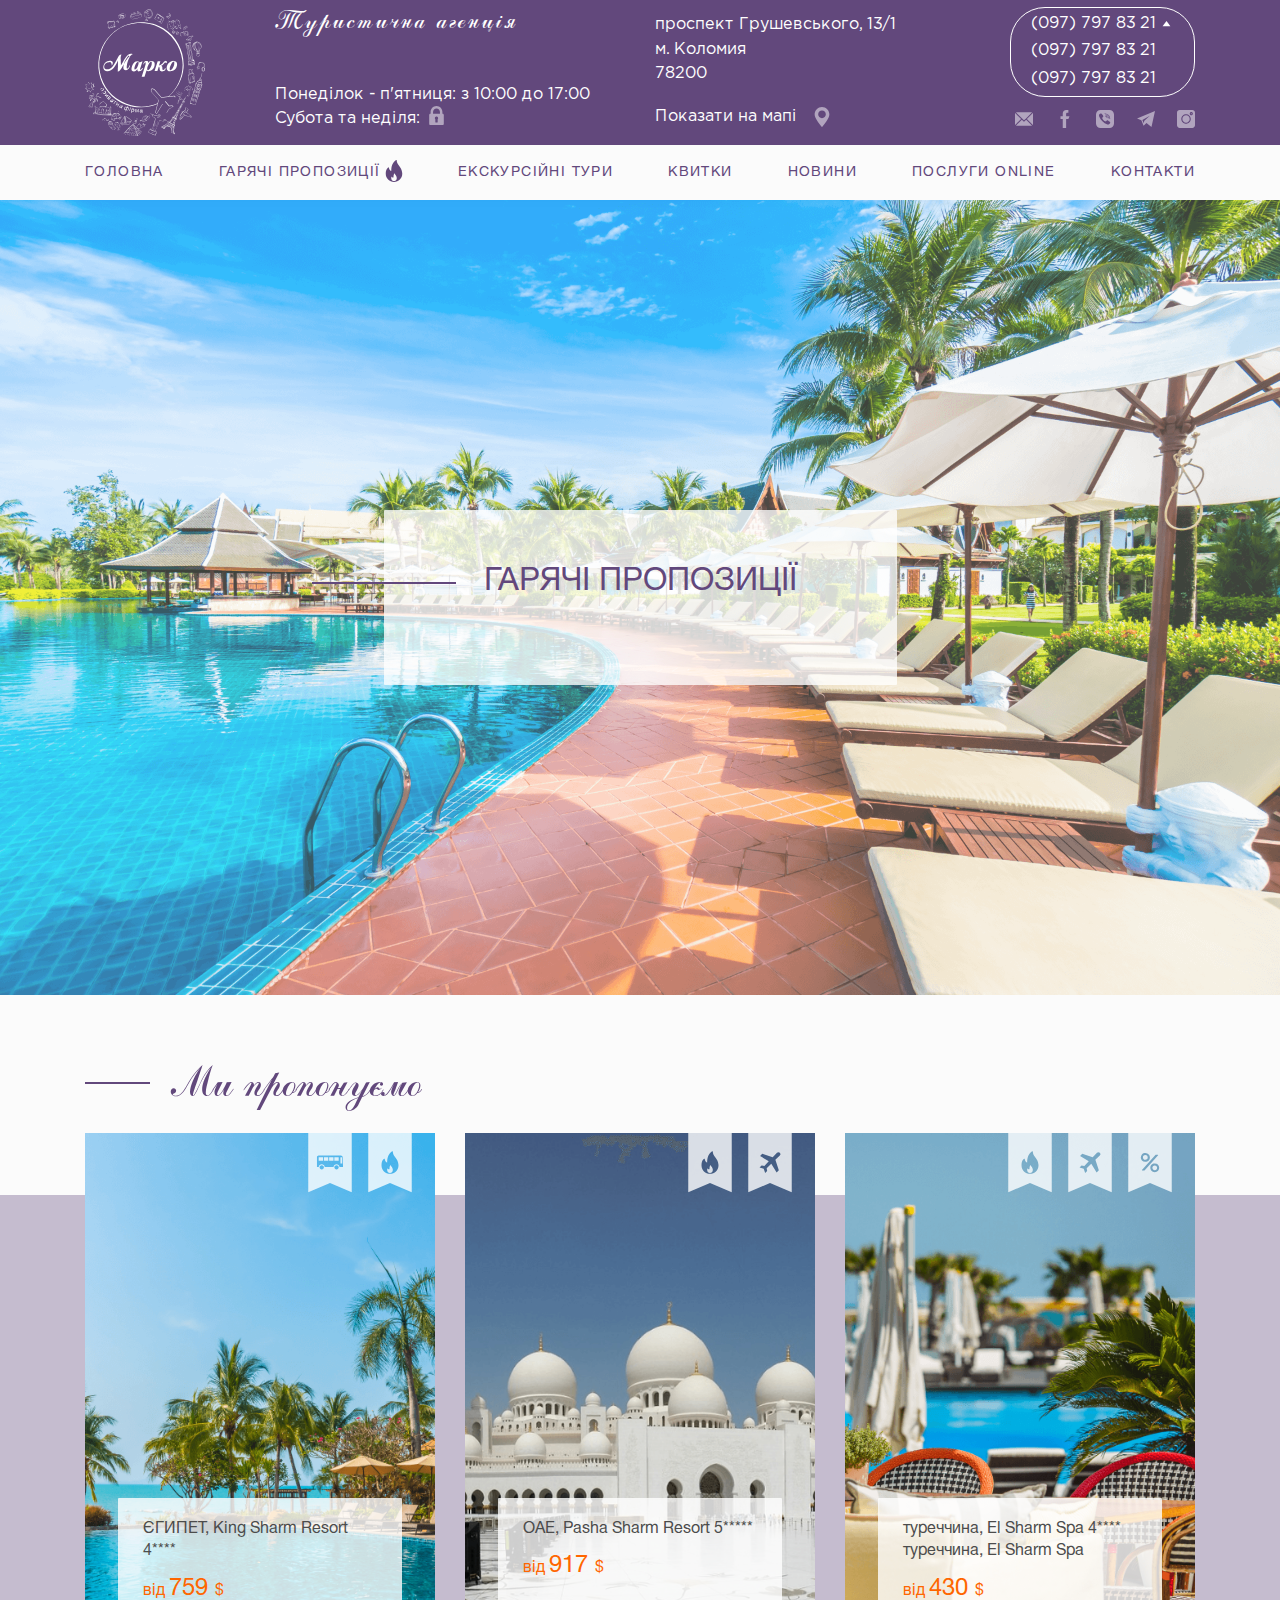
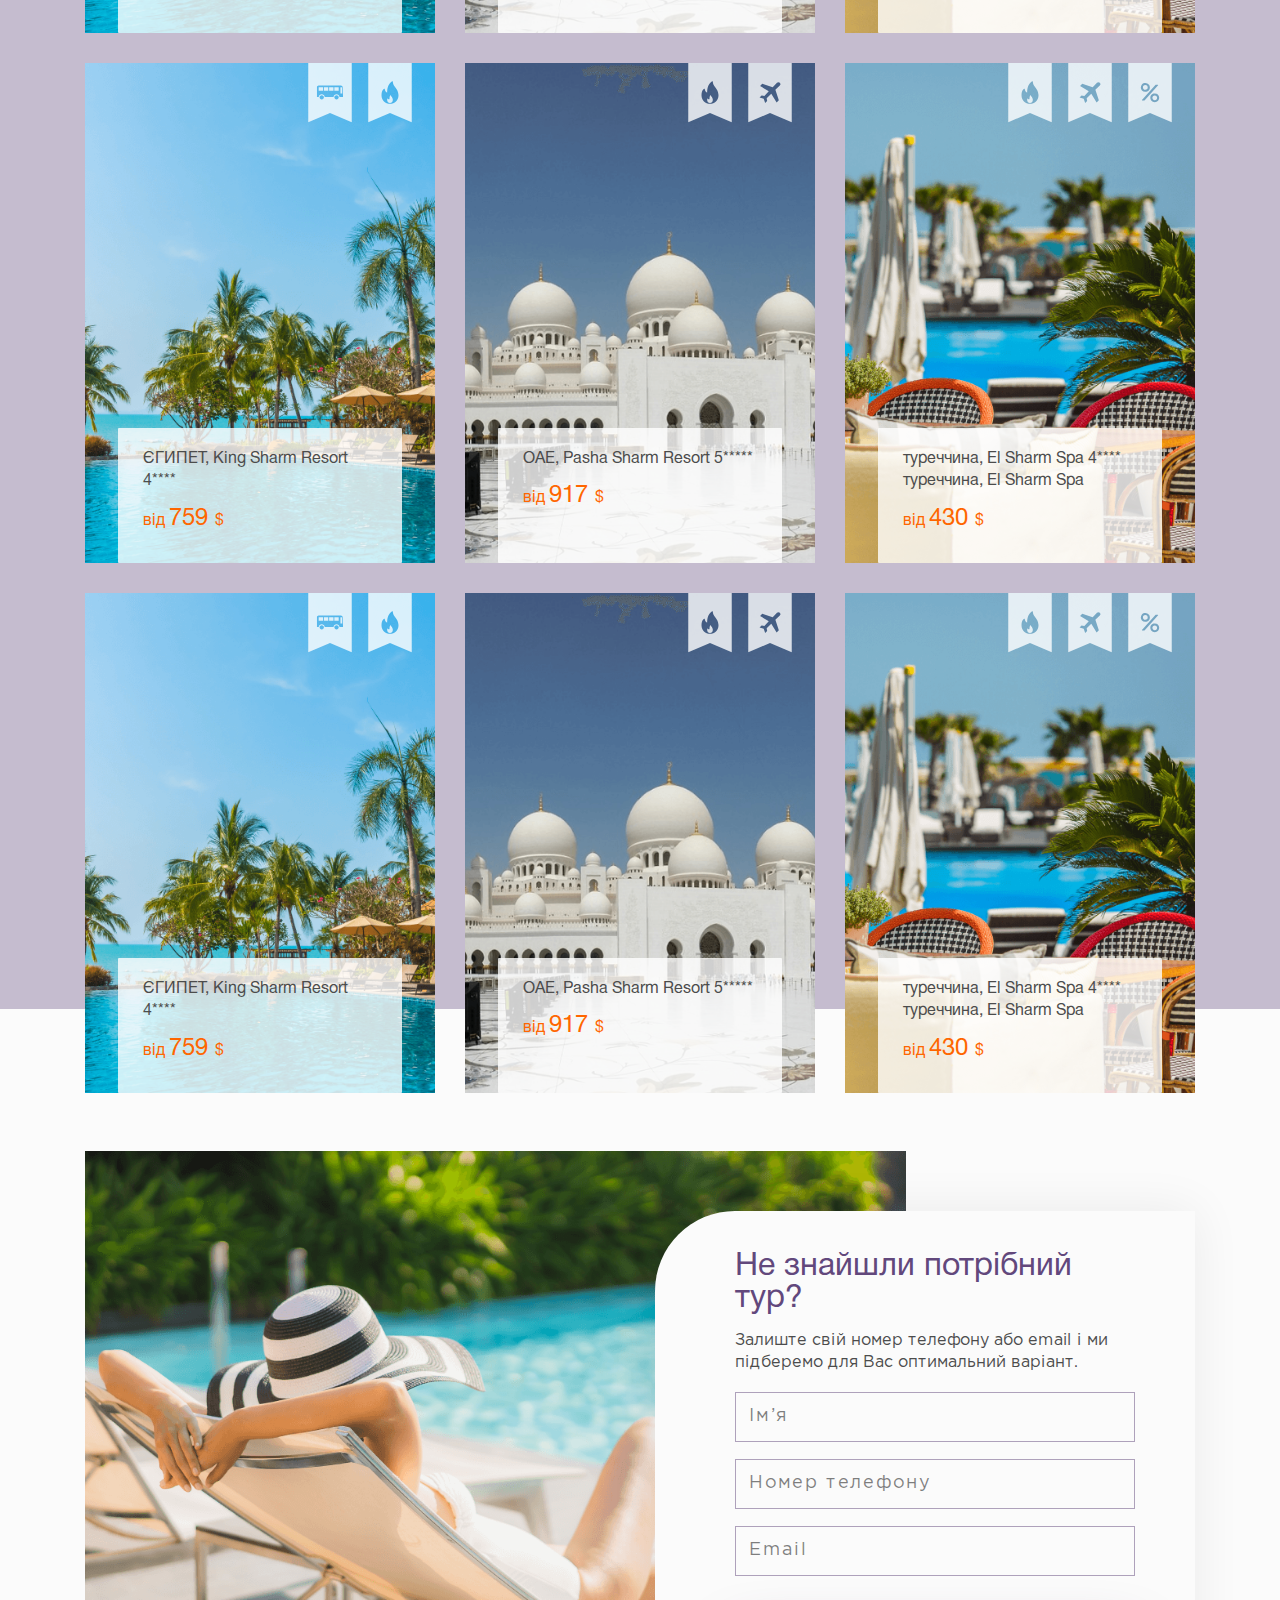
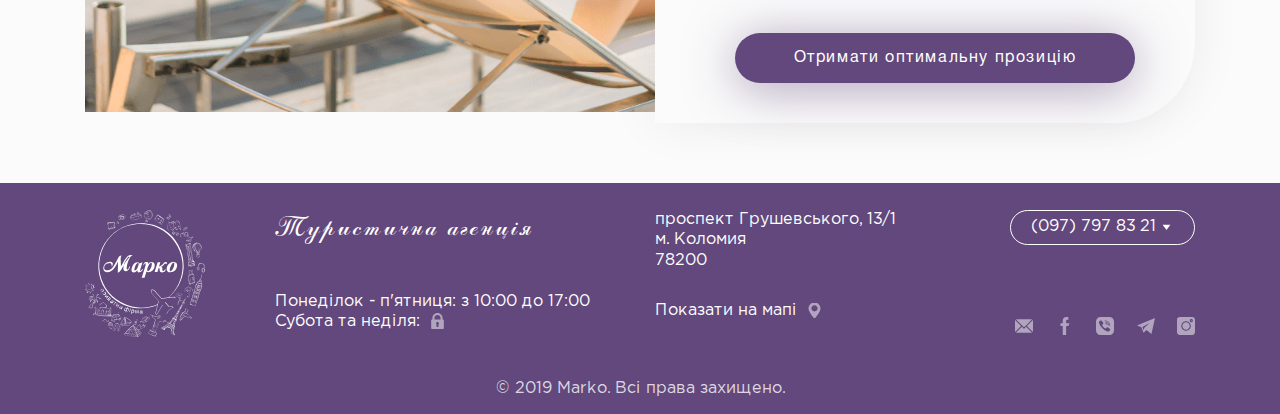
<file: hot.html>
<!DOCTYPE html>
<html lang="en">

<head>
    <meta charset="UTF-8">
    <meta name="viewport" content="width=device-width, initial-scale=1.0">
    <meta http-equiv="X-UA-Compatible" content="ie=edge">
    <title>Гарячі пропозиції</title>
    <link rel="stylesheet" href="css/bootstrap.min.css">
    <link rel="stylesheet" href="css/slick.css">
    <link rel="stylesheet" href="css/common.css">
    <link rel="stylesheet" href="css/responsive.css">
</head>

<body>
    <header>
        <div class="header__staticsect">
            <div class="container">
                <div class="row">
                    <div class="col-xl-2 col-lg-2 col-md-2">
                        <div class="header__logo">
                            <a href="#">
                            </a>
                        </div>
                    </div>
                    <div class="col-xl-4 col-lg-4 col-md-5">
                        <div class="header__info">
                            <p class="header__infoname">Туристична агенція</p>
                        </div>
                        <p class="hi header__showhov">
                            Понеділок - п'ятниця: з 10:00 до 17:00 Субота та неділя: <img src="image/icons/lock.svg"
                                alt="image">
                        </p>
                    </div>
                    <div class="col-xl-3 col-lg-3 col-md-5">
                        <div class="header__address">
                            <p>проспект Грушевського, 13/1
                            </p>
                        </div>
                        <p class="ha header__showhov">
                            <span>м. Коломия</span>
                            <span>78200</span>
                        </p>
                        <a href="#" class="header__showmap">Показати на мапі</a>
                    </div>
                    <div class="col-xl-3 col-lg-3 offset-lg-0 col-md-10 offset-md-2">
                        <div class="header__phone">
                            <div>
                                <a href="tel:0977978321" class="min-phone">(097) 797 83 21</a>
                                <a href="tel:0977978321" class="min-phone">(097) 797 83 21</a>
                                <a href="tel:0977978321" class="min-phone">(097) 797 83 21</a>
                            </div>
                        </div>
                        <div class="rightsoc">
                            <ul class="header__social">
                                <li><a target="_blank" href="#"><img src="image/icons/email.svg" alt="email"></a></li>
                                <li><a target="_blank" href="#"><img src="image/icons/facebook.svg" alt="email"></a>
                                </li>
                                <li><a target="_blank" href="#"><img src="image/icons/viber.svg" alt="email"></a></li>
                                <li><a target="_blank" href="#"><img src="image/icons/telegram.svg" alt="email"></a>
                                </li>
                                <li><a target="_blank" href="#"><img src="image/icons/instagram.svg" alt="email"></a>
                                </li>
                            </ul>
                        </div>
                    </div>
                </div>
            </div>
        </div>
        <div class="header__fixsect">
            <div class="container">
                <div class="header__nav">
                    <div class="showtablet-menu">
                        <img class="closemenu-btn" src="image/icons/close-button.svg" alt="close">
                        <img class="airplane" src="image/icons/airplane.svg" alt="animation">
                        <div class="scrmenu">
                            <ul>
                                <li><a href="#">ГОЛОВНА</a></li>
                                <li><a href="#">ГАРЯЧІ ПРОПОЗИЦІЇ <img src="image/icons/fire-menu.svg" alt="icon"></a>
                                </li>
                                <li><a href="#">ЕКСКУРСІЙНІ ТУРИ</a></li>
                                <li><a href="#">КВИТКИ</a></li>
                                <li><a href="#">НОВИНИ</a></li>
                                <li class="submparr">
                                    <a href="#">ПОСЛУГИ online</a>
                                    <ul class="submenu">
                                        <li><a href="#">Виготовлення печаток та штампів</a></li>
                                        <li><a href="#">США</a></li>
                                        <li><a href="#">Англія</a></li>
                                        <li><a href="#">Канада</a></li>
                                    </ul>
                                </li>
                                <li><a href="#">КОНТАКТИ</a></li>
                            </ul>
                        </div>
                    </div>
                </div>
                <div class="burgermenu">
                    <img src="image/icons/menu-button.svg" alt="menu">
                    <img class="phone-burger" src="image/icons/menu-button-white.svg" alt="menu">
                </div>
            </div>
        </div>
    </header>

    <main>
        <section class="hottopsect">
            <div class="scrollblock">
                <div class="pluginbox">
                    <h1>гарячі пропозиції</h1>
                    <div id="tour_search_module"></div>
                </div>
            </div>
        </section>

        <section class="tourssect tourssect_purple">
            <div class="relwrap">
                <div class="container">
                    <h3>Ми пропонуємо</h3>
                    <div class="row">
                        <div class="col-lg-4 col-md-6">
                            <a href="#">
                                <div class="propositions-box">
                                    <img src="image/slide4.png" alt="slide">
                                    <div class="proposition__descr">
                                        <p class="title">ЄГИПЕТ, King Sharm Resort 4****</p>
                                        <p class="price">від <span>759 </span>$</p>
                                    </div>
                                    <div class="proposition__marks">
                                        <div class="proposition__mark mark-bus">
                                        </div>
                                        <div class="proposition__mark mark-fire">
                                        </div>
                                    </div>
                                </div>
                            </a>
                        </div>
                        <div class="col-lg-4 col-md-6">
                            <a href="#">
                                <div class="propositions-box">
                                    <img src="image/slide5.png" alt="slide">
                                    <div class="proposition__descr">
                                        <p class="title">ОАЕ, Pasha Sharm Resort 5*****</p>
                                        <p class="price">від <span>917 </span>$</p>
                                    </div>
                                    <div class="proposition__marks">
                                        <div class="proposition__mark mark-fire">
                                        </div>
                                        <div class="proposition__mark mark-fly">
                                        </div>
                                    </div>
                                </div>
                            </a>
                        </div>
                        <div class="col-lg-4 col-md-6">
                            <a href="#">
                                <div class="propositions-box">
                                    <img src="image/slide6.png" alt="slide">
                                    <div class="proposition__descr">
                                        <p class="title">туреччина, El Sharm Spa 4**** туреччина, El Sharm Spa</p>
                                        <p class="price">від <span>430 </span>$</p>
                                    </div>
                                    <div class="proposition__marks">
                                        <div class="proposition__mark mark-fire">
                                        </div>
                                        <div class="proposition__mark mark-fly">
                                        </div>
                                        <div class="proposition__mark mark-percent">
                                        </div>
                                    </div>
                                </div>
                            </a>
                        </div>
                        <div class="col-lg-4 col-md-6">
                            <a href="#">
                                <div class="propositions-box">
                                    <img src="image/slide4.png" alt="slide">
                                    <div class="proposition__descr">
                                        <p class="title">ЄГИПЕТ, King Sharm Resort 4****</p>
                                        <p class="price">від <span>759 </span>$</p>
                                    </div>
                                    <div class="proposition__marks">
                                        <div class="proposition__mark mark-bus">
                                        </div>
                                        <div class="proposition__mark mark-fire">
                                        </div>
                                    </div>
                                </div>
                            </a>
                        </div>
                        <div class="col-lg-4 col-md-6">
                            <a href="#">
                                <div class="propositions-box">
                                    <img src="image/slide5.png" alt="slide">
                                    <div class="proposition__descr">
                                        <p class="title">ОАЕ, Pasha Sharm Resort 5*****</p>
                                        <p class="price">від <span>917 </span>$</p>
                                    </div>
                                    <div class="proposition__marks">
                                        <div class="proposition__mark mark-fire">
                                        </div>
                                        <div class="proposition__mark mark-fly">
                                        </div>
                                    </div>
                                </div>
                            </a>
                        </div>
                        <div class="col-lg-4 col-md-6">
                            <a href="#">
                                <div class="propositions-box">
                                    <img src="image/slide6.png" alt="slide">
                                    <div class="proposition__descr">
                                        <p class="title">туреччина, El Sharm Spa 4**** туреччина, El Sharm Spa</p>
                                        <p class="price">від <span>430 </span>$</p>
                                    </div>
                                    <div class="proposition__marks">
                                        <div class="proposition__mark mark-fire">
                                        </div>
                                        <div class="proposition__mark mark-fly">
                                        </div>
                                        <div class="proposition__mark mark-percent">
                                        </div>
                                    </div>
                                </div>
                            </a>
                        </div>
                        <div class="col-lg-4 col-md-6">
                            <a href="#">
                                <div class="propositions-box">
                                    <img src="image/slide4.png" alt="slide">
                                    <div class="proposition__descr">
                                        <p class="title">ЄГИПЕТ, King Sharm Resort 4****</p>
                                        <p class="price">від <span>759 </span>$</p>
                                    </div>
                                    <div class="proposition__marks">
                                        <div class="proposition__mark mark-bus">
                                        </div>
                                        <div class="proposition__mark mark-fire">
                                        </div>
                                    </div>
                                </div>
                            </a>
                        </div>
                        <div class="col-lg-4 col-md-6">
                            <a href="#">
                                <div class="propositions-box">
                                    <img src="image/slide5.png" alt="slide">
                                    <div class="proposition__descr">
                                        <p class="title">ОАЕ, Pasha Sharm Resort 5*****</p>
                                        <p class="price">від <span>917 </span>$</p>
                                    </div>
                                    <div class="proposition__marks">
                                        <div class="proposition__mark mark-fire">
                                        </div>
                                        <div class="proposition__mark mark-fly">
                                        </div>
                                    </div>
                                </div>
                            </a>
                        </div>
                        <div class="col-lg-4 col-md-6">
                            <a href="#">
                                <div class="propositions-box">
                                    <img src="image/slide6.png" alt="slide">
                                    <div class="proposition__descr">
                                        <p class="title">туреччина, El Sharm Spa 4**** туреччина, El Sharm Spa</p>
                                        <p class="price">від <span>430 </span>$</p>
                                    </div>
                                    <div class="proposition__marks">
                                        <div class="proposition__mark mark-fire">
                                        </div>
                                        <div class="proposition__mark mark-fly">
                                        </div>
                                        <div class="proposition__mark mark-percent">
                                        </div>
                                    </div>
                                </div>
                            </a>
                        </div>
                    </div>
                </div>
            </div>
        </section>

        <section class="mainform mainform_hot">
            <div class="container">
                <div class="mainform__sect form-section">
                    <div class="row justify-content-lg-end justify-content-md-center">
                        <div class="col-lg-6 col-md-8">
                            <form action="" id="form-help">
                                <p class="title">Не знайшли потрібний тур?</p>
                                <p class="descr">Залиште свій номер телeфону або email і ми підберемо для Вас
                                    оптимальний варіант.</p>
                                <input type="text" placeholder="Ім’я">
                                <input type="tel" class="phone-input" placeholder="Номер телефону">
                                <input type="text" class="email-input" placeholder="Email">
                                <input type="submit" value="Отримати оптимальну прозицію" class="violetbtn">
                            </form>
                        </div>
                    </div>
                </div>
            </div>
        </section>
    </main>

    <footer class="footer">
        <div class="container">
            <div class="row">
                <div class="col-xl-2 col-lg-2 col-md-2">
                    <div class="footer__logo">
                        <a href="#"><img src="image/logo.svg" alt="logo"></a>
                    </div>
                </div>
                <div class="col-xl-4 col-lg-4 col-md-5">
                    <div class="footer__lefttext">
                        <p class="title">Туристична агенція</p>
                        <p class="worktime">
                            Понеділок - п'ятниця: з 10:00 до 17:00 Субота та неділя:
                            <img src="image/icons/lock.svg" alt="image">
                        </p>
                    </div>
                </div>
                <div class="col-xl-3 col-lg-3 col-md-5">
                    <div class="footer__righttext">
                        <p class="footer__address">
                            проспект Грушевського, 13/1 <br>м. Коломия <br>78200
                        </p>
                        <a href="#" class="footer__maptext">Показати на мапі</a>
                    </div>
                </div>
                <div class="col-xl-3 col-lg-3 offset-lg-0 col-md-10 offset-md-2">
                    <div class="header__phone">
                        <div>
                            <a href="tel:0977978321" class="min-phone">(097) 797 83 21</a>
                            <a href="tel:0977978321" class="min-phone">(097) 797 83 21</a>
                            <a href="tel:0977978321" class="min-phone">(097) 797 83 21</a>
                        </div>
                    </div>
                    <div class="rightsoc">
                        <ul class="header__social">
                            <li><a target="_blank" href="#"><img src="image/icons/email.svg" alt="email"></a></li>
                            <li><a target="_blank" href="#"><img src="image/icons/facebook.svg" alt="email"></a>
                            </li>
                            <li><a target="_blank" href="#"><img src="image/icons/viber.svg" alt="email"></a></li>
                            <li><a target="_blank" href="#"><img src="image/icons/telegram.svg" alt="email"></a>
                            </li>
                            <li><a target="_blank" href="#"><img src="image/icons/instagram.svg" alt="email"></a>
                            </li>
                        </ul>
                    </div>
                </div>
            </div>
            <p class="footer-recive">© 2019 Marko. Всі права захищено.</p>
        </div>
    </footer>
    <div class="messenger-fixicon">
    </div>
    <!-- <div class="preloader">
        <div id="splash">
            <div class="anim">
                <div id="loader">
                    <svg version="1.1" width="60px" height="70px" viewBox="0 0 60 70">
                        <defs>
                            <filter id="f1" x="0" y="0">
                                <feGaussianBlur in="SourceGraphic" stdDeviation="2" />
                            </filter>
                        </defs>
                        <g id="airplane">
                            <path fill="#fff" d="M0.677,20.977l4.355,1.631c0.281,0.104,0.579,0.162,0.88,0.16l9.76-0.004L30.46,41.58c0.27,0.34,0.679,0.545,1.112,0.541
                    h1.87c0.992,0,1.676-0.992,1.322-1.918l-6.643-17.439l6.914,0.002l6.038,6.037c0.265,0.266,0.624,0.412,0.999,0.418l1.013-0.004
                    c1.004-0.002,1.684-1.012,1.312-1.938l-2.911-7.277l2.912-7.278c0.372-0.928-0.313-1.941-1.313-1.938h1.017
                    c-0.375,0-0.732,0.15-0.996,0.414l-6.039,6.039h-6.915l6.646-17.443c0.354-0.926-0.33-1.916-1.321-1.914l-1.87-0.004
                    c-0.439,0.004-0.843,0.203-1.112,0.543L15.677,17.24l-9.765-0.002c-0.3,0.002-0.597,0.055-0.879,0.16L0.678,19.03
                    C-0.225,19.36-0.228,20.637,0.677,20.977z" transform="translate(44,0) rotate(90 0 0)" />
                        </g>
                        <g id="shadow" transform="scale(.9)">
                            <path fill="#fff" fill-opacity="0.3" d="M0.677,20.977l4.355,1.631c0.281,0.104,0.579,0.162,0.88,0.16l9.76-0.004L30.46,41.58c0.27,0.34,0.679,0.545,1.112,0.541
                      h1.87c0.992,0,1.676-0.992,1.322-1.918l-6.643-17.439l6.914,0.002l6.038,6.037c0.265,0.266,0.624,0.412,0.999,0.418l1.013-0.004
                      c1.004-0.002,1.684-1.012,1.312-1.938l-2.911-7.277l2.912-7.278c0.372-0.928-0.313-1.941-1.313-1.938h1.017
                      c-0.375,0-0.732,0.15-0.996,0.414l-6.039,6.039h-6.915l6.646-17.443c0.354-0.926-0.33-1.916-1.321-1.914l-1.87-0.004
                      c-0.439,0.004-0.843,0.203-1.112,0.543L15.677,17.24l-9.765-0.002c-0.3,0.002-0.597,0.055-0.879,0.16L0.678,19.03
                      C-0.225,19.36-0.228,20.637,0.677,20.977z" transform="translate(64,30) rotate(90 0 0)"
                                filter="url(#f1)" />
                        </g>
                    </svg>
                </div>
            </div>
        </div>
    </div> -->


    <script src="js/jquery.min.js"></script>
    <script src="js/bootstrap.min.js"></script>
    <script src="js/slick.min.js"></script>
    <script src="js/jquery.inputmask.min.js"></script>
    <script
        src="http://module.ittour.com.ua/tour_search.jsx?id=236D48G67233N6243571624&amp;ver=1&amp;type=2970"></script>
    <script src="js/common.js"></script>
</body>

</html>
</file>
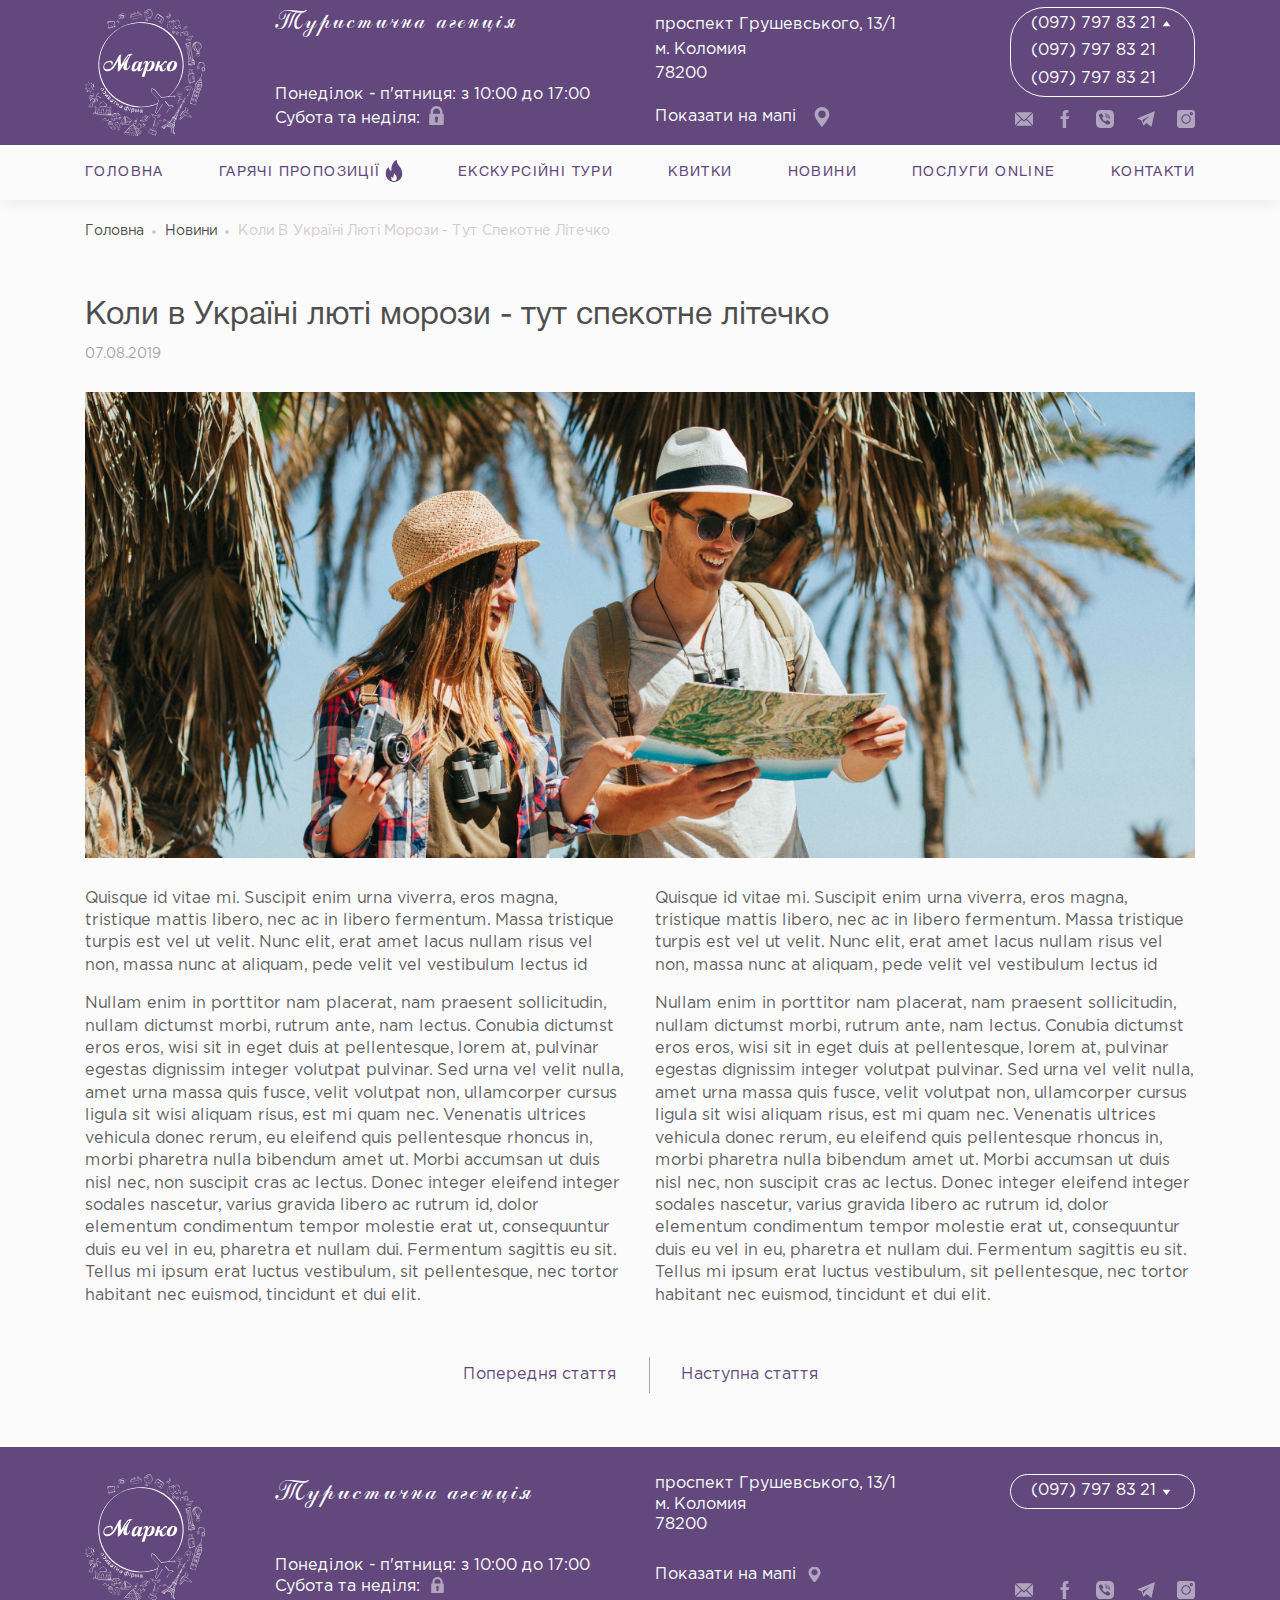
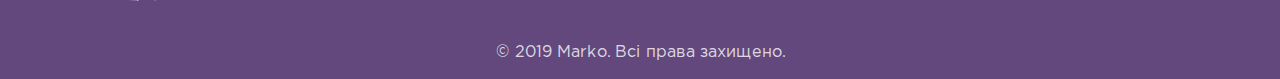
<file: new-single.html>
<!DOCTYPE html>
<html lang="en">

<head>
    <meta charset="UTF-8">
    <meta name="viewport" content="width=device-width, initial-scale=1.0">
    <meta http-equiv="X-UA-Compatible" content="ie=edge">
    <title>Відкрита новина</title>
    <link rel="stylesheet" href="css/bootstrap.min.css">
    <link rel="stylesheet" href="css/slick.css">
    <link rel="stylesheet" href="css/common.css">
    <link rel="stylesheet" href="css/responsive.css">
</head>

<body>
    <header>
        <div class="header__staticsect">
            <div class="container">
                <div class="row">
                    <div class="col-xl-2 col-lg-2 col-md-2">
                        <div class="header__logo">
                            <a href="#">
                            </a>
                        </div>
                    </div>
                    <div class="col-xl-4 col-lg-4 col-md-5">
                        <div class="header__info">
                            <p class="header__infoname">Туристична агенція</p>
                        </div>
                        <p class="hi header__showhov">
                            Понеділок - п'ятниця: з 10:00 до 17:00 Субота та неділя: <img src="image/icons/lock.svg"
                                alt="image">
                        </p>
                    </div>
                    <div class="col-xl-3 col-lg-3 col-md-5">
                        <div class="header__address">
                            <p>проспект Грушевського, 13/1
                            </p>
                        </div>
                        <p class="ha header__showhov">
                            <span>м. Коломия</span>
                            <span>78200</span>
                        </p>
                        <a href="#" class="header__showmap">Показати на мапі</a>
                    </div>
                    <div class="col-xl-3 col-lg-3 offset-lg-0 col-md-10 offset-md-2">
                        <div class="header__phone">
                            <div>
                                <a href="tel:0977978321" class="min-phone">(097) 797 83 21</a>
                                <a href="tel:0977978321" class="min-phone">(097) 797 83 21</a>
                                <a href="tel:0977978321" class="min-phone">(097) 797 83 21</a>
                            </div>
                        </div>
                        <div class="rightsoc">
                            <ul class="header__social">
                                <li><a target="_blank" href="#"><img src="image/icons/email.svg" alt="email"></a></li>
                                <li><a target="_blank" href="#"><img src="image/icons/facebook.svg" alt="email"></a>
                                </li>
                                <li><a target="_blank" href="#"><img src="image/icons/viber.svg" alt="email"></a></li>
                                <li><a target="_blank" href="#"><img src="image/icons/telegram.svg" alt="email"></a>
                                </li>
                                <li><a target="_blank" href="#"><img src="image/icons/instagram.svg" alt="email"></a>
                                </li>
                            </ul>
                        </div>
                    </div>
                </div>
            </div>
        </div>
        <div class="header__fixsect">
            <div class="container">
                <div class="header__nav">
                    <div class="showtablet-menu">
                        <img class="closemenu-btn" src="image/icons/close-button.svg" alt="close">
                        <img class="airplane" src="image/icons/airplane.svg" alt="animation">
                        <div class="scrmenu">
                            <ul>
                                <li><a href="#">ГОЛОВНА</a></li>
                                <li><a href="#">ГАРЯЧІ ПРОПОЗИЦІЇ <img src="image/icons/fire-menu.svg" alt="icon"></a>
                                </li>
                                <li><a href="#">ЕКСКУРСІЙНІ ТУРИ</a></li>
                                <li><a href="#">КВИТКИ</a></li>
                                <li><a href="#">НОВИНИ</a></li>
                                <li class="submparr">
                                    <a href="#">ПОСЛУГИ online</a>
                                    <ul class="submenu">
                                        <li><a href="#">Виготовлення печаток та штампів</a></li>
                                        <li><a href="#">США</a></li>
                                        <li><a href="#">Англія</a></li>
                                        <li><a href="#">Канада</a></li>
                                    </ul>
                                </li>
                                <li><a href="#">КОНТАКТИ</a></li>
                            </ul>
                        </div>
                    </div>
                </div>
                <div class="burgermenu">
                    <img src="image/icons/menu-button.svg" alt="menu">
                    <img class="phone-burger" src="image/icons/menu-button-white.svg" alt="menu">
                </div>
            </div>
        </div>
    </header>

    <main>
        <div class="breadcrumbs-box">
            <div class="container">
                <ul>
                    <li><a href="#">Головна</a></li>
                    <li><a href="#">Новини</a></li>
                    <li>Коли в Україні люті морози - тут спекотне літечко</li>
                </ul>
            </div>
        </div>

        <section class="singlenew">
            <div class="container">
                <h1 class="singlenew__titlepage">Коли в Україні люті морози - тут спекотне літечко</h1>
                <p class="singlenew__date">07.08.2019</p>
                <div class="singlenew__content">
                    <img src="image/snew-pic.png" alt="image">
                    <div class="row">
                        <div class="col-md-6">
                            <p>
                                Quisque id vitae mi. Suscipit enim urna viverra, eros magna, tristique mattis libero,
                                nec ac in libero fermentum. Massa tristique turpis est vel ut velit. Nunc elit, erat
                                amet lacus nullam risus vel non, massa nunc at aliquam, pede velit vel vestibulum lectus
                                id
                            </p>
                            <p>
                                Nullam enim in porttitor nam placerat, nam praesent sollicitudin, nullam dictumst morbi,
                                rutrum ante, nam lectus. Conubia dictumst eros eros, wisi sit in eget duis at
                                pellentesque, lorem at, pulvinar egestas dignissim integer volutpat pulvinar. Sed urna
                                vel velit nulla, amet urna massa quis fusce, velit volutpat non, ullamcorper cursus
                                ligula sit wisi aliquam risus, est mi quam nec. Venenatis ultrices vehicula donec rerum,
                                eu eleifend quis pellentesque rhoncus in, morbi pharetra nulla bibendum amet ut. Morbi
                                accumsan ut duis nisl nec, non suscipit cras ac lectus. Donec integer eleifend integer
                                sodales nascetur, varius gravida libero ac rutrum id, dolor elementum condimentum tempor
                                molestie erat ut, consequuntur duis eu vel in eu, pharetra et nullam dui. Fermentum
                                sagittis eu sit. Tellus mi ipsum erat luctus vestibulum, sit pellentesque, nec tortor
                                habitant nec euismod, tincidunt et dui elit.
                            </p>
                        </div>
                        <div class="col-md-6">
                            <p>
                                Quisque id vitae mi. Suscipit enim urna viverra, eros magna, tristique mattis libero,
                                nec ac in libero fermentum. Massa tristique turpis est vel ut velit. Nunc elit, erat
                                amet lacus nullam risus vel non, massa nunc at aliquam, pede velit vel vestibulum lectus
                                id
                            </p>
                            <p>
                                Nullam enim in porttitor nam placerat, nam praesent sollicitudin, nullam dictumst morbi,
                                rutrum ante, nam lectus. Conubia dictumst eros eros, wisi sit in eget duis at
                                pellentesque, lorem at, pulvinar egestas dignissim integer volutpat pulvinar. Sed urna
                                vel velit nulla, amet urna massa quis fusce, velit volutpat non, ullamcorper cursus
                                ligula sit wisi aliquam risus, est mi quam nec. Venenatis ultrices vehicula donec rerum,
                                eu eleifend quis pellentesque rhoncus in, morbi pharetra nulla bibendum amet ut. Morbi
                                accumsan ut duis nisl nec, non suscipit cras ac lectus. Donec integer eleifend integer
                                sodales nascetur, varius gravida libero ac rutrum id, dolor elementum condimentum tempor
                                molestie erat ut, consequuntur duis eu vel in eu, pharetra et nullam dui. Fermentum
                                sagittis eu sit. Tellus mi ipsum erat luctus vestibulum, sit pellentesque, nec tortor
                                habitant nec euismod, tincidunt et dui elit.
                            </p>
                        </div>
                    </div>
                    <div class="singlenew__nav">
                        <ul>
                            <li><a href="#">Попередня стаття</a></li>
                            <li><a href="#">Наступна стаття</a></li>
                        </ul>
                    </div>
                </div>
            </div>
        </section>
    </main>

    <footer class="footer">
        <div class="container">
            <div class="row">
                <div class="col-xl-2 col-lg-2 col-md-2">
                    <div class="footer__logo">
                        <a href="#"><img src="image/logo.svg" alt="logo"></a>
                    </div>
                </div>
                <div class="col-xl-4 col-lg-4 col-md-5">
                    <div class="footer__lefttext">
                        <p class="title">Туристична агенція</p>
                        <p class="worktime">
                            Понеділок - п'ятниця: з 10:00 до 17:00 Субота та неділя:
                            <img src="image/icons/lock.svg" alt="image">
                        </p>
                    </div>
                </div>
                <div class="col-xl-3 col-lg-3 col-md-5">
                    <div class="footer__righttext">
                        <p class="footer__address">
                            проспект Грушевського, 13/1 <br>м. Коломия <br>78200
                        </p>
                        <a href="#" class="footer__maptext">Показати на мапі</a>
                    </div>
                </div>
                <div class="col-xl-3 col-lg-3 offset-lg-0 col-md-10 offset-md-2">
                    <div class="header__phone">
                        <div>
                            <a href="tel:0977978321" class="min-phone">(097) 797 83 21</a>
                            <a href="tel:0977978321" class="min-phone">(097) 797 83 21</a>
                            <a href="tel:0977978321" class="min-phone">(097) 797 83 21</a>
                        </div>
                    </div>
                    <div class="rightsoc">
                        <ul class="header__social">
                            <li><a target="_blank" href="#"><img src="image/icons/email.svg" alt="email"></a></li>
                            <li><a target="_blank" href="#"><img src="image/icons/facebook.svg" alt="email"></a>
                            </li>
                            <li><a target="_blank" href="#"><img src="image/icons/viber.svg" alt="email"></a></li>
                            <li><a target="_blank" href="#"><img src="image/icons/telegram.svg" alt="email"></a>
                            </li>
                            <li><a target="_blank" href="#"><img src="image/icons/instagram.svg" alt="email"></a>
                            </li>
                        </ul>
                    </div>
                </div>
            </div>
            <p class="footer-recive">© 2019 Marko. Всі права захищено.</p>
        </div>
    </footer>
    <div class="messenger-fixicon">
    </div>
    <!-- <div class="preloader">
        <div id="splash">
            <div class="anim">
                <div id="loader">
                    <svg version="1.1" width="60px" height="70px" viewBox="0 0 60 70">
                        <defs>
                            <filter id="f1" x="0" y="0">
                                <feGaussianBlur in="SourceGraphic" stdDeviation="2" />
                            </filter>
                        </defs>
                        <g id="airplane">
                            <path fill="#fff" d="M0.677,20.977l4.355,1.631c0.281,0.104,0.579,0.162,0.88,0.16l9.76-0.004L30.46,41.58c0.27,0.34,0.679,0.545,1.112,0.541
                    h1.87c0.992,0,1.676-0.992,1.322-1.918l-6.643-17.439l6.914,0.002l6.038,6.037c0.265,0.266,0.624,0.412,0.999,0.418l1.013-0.004
                    c1.004-0.002,1.684-1.012,1.312-1.938l-2.911-7.277l2.912-7.278c0.372-0.928-0.313-1.941-1.313-1.938h1.017
                    c-0.375,0-0.732,0.15-0.996,0.414l-6.039,6.039h-6.915l6.646-17.443c0.354-0.926-0.33-1.916-1.321-1.914l-1.87-0.004
                    c-0.439,0.004-0.843,0.203-1.112,0.543L15.677,17.24l-9.765-0.002c-0.3,0.002-0.597,0.055-0.879,0.16L0.678,19.03
                    C-0.225,19.36-0.228,20.637,0.677,20.977z" transform="translate(44,0) rotate(90 0 0)" />
                        </g>
                        <g id="shadow" transform="scale(.9)">
                            <path fill="#fff" fill-opacity="0.3" d="M0.677,20.977l4.355,1.631c0.281,0.104,0.579,0.162,0.88,0.16l9.76-0.004L30.46,41.58c0.27,0.34,0.679,0.545,1.112,0.541
                      h1.87c0.992,0,1.676-0.992,1.322-1.918l-6.643-17.439l6.914,0.002l6.038,6.037c0.265,0.266,0.624,0.412,0.999,0.418l1.013-0.004
                      c1.004-0.002,1.684-1.012,1.312-1.938l-2.911-7.277l2.912-7.278c0.372-0.928-0.313-1.941-1.313-1.938h1.017
                      c-0.375,0-0.732,0.15-0.996,0.414l-6.039,6.039h-6.915l6.646-17.443c0.354-0.926-0.33-1.916-1.321-1.914l-1.87-0.004
                      c-0.439,0.004-0.843,0.203-1.112,0.543L15.677,17.24l-9.765-0.002c-0.3,0.002-0.597,0.055-0.879,0.16L0.678,19.03
                      C-0.225,19.36-0.228,20.637,0.677,20.977z" transform="translate(64,30) rotate(90 0 0)"
                                filter="url(#f1)" />
                        </g>
                    </svg>
                </div>
            </div>
        </div>
    </div> -->


    <script src="js/jquery.min.js"></script>
    <script src="js/bootstrap.min.js"></script>
    <script src="js/slick.min.js"></script>
    <script src="js/common.js"></script>
</body>

</html>
</file>
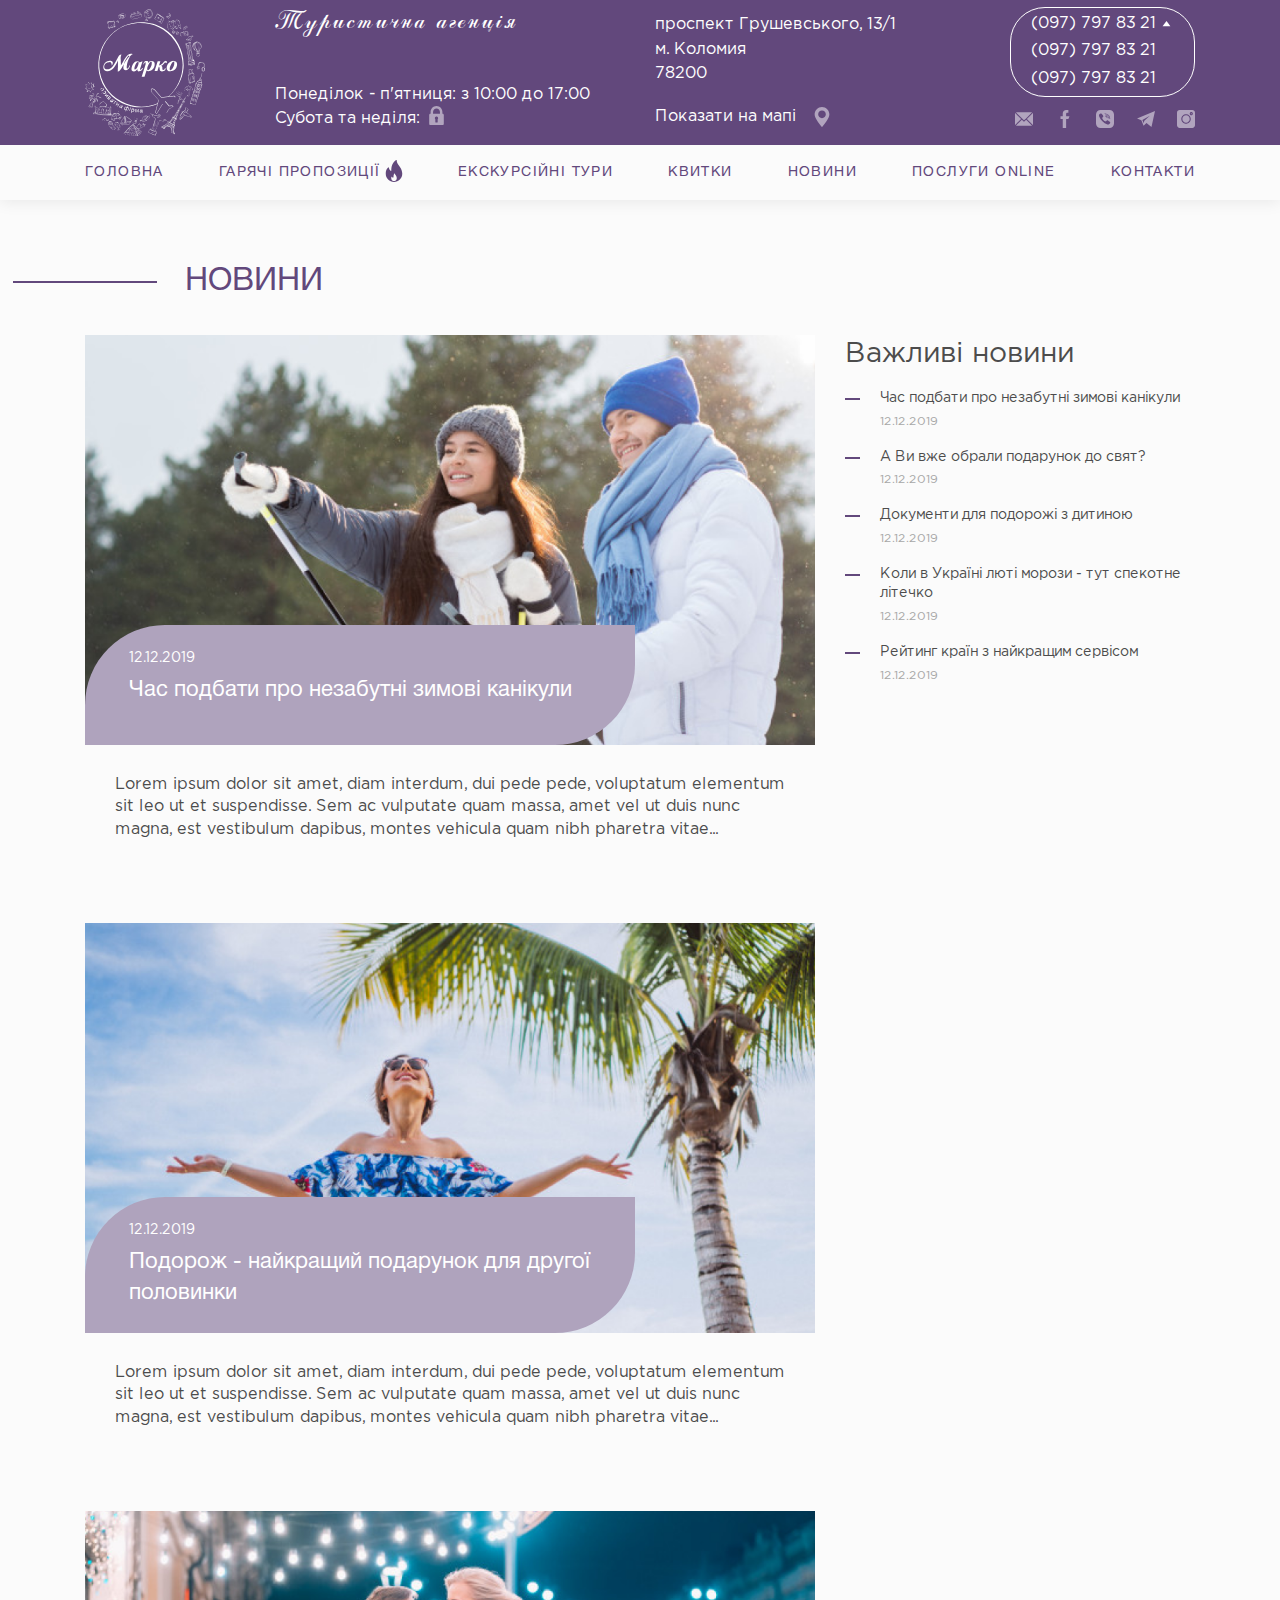
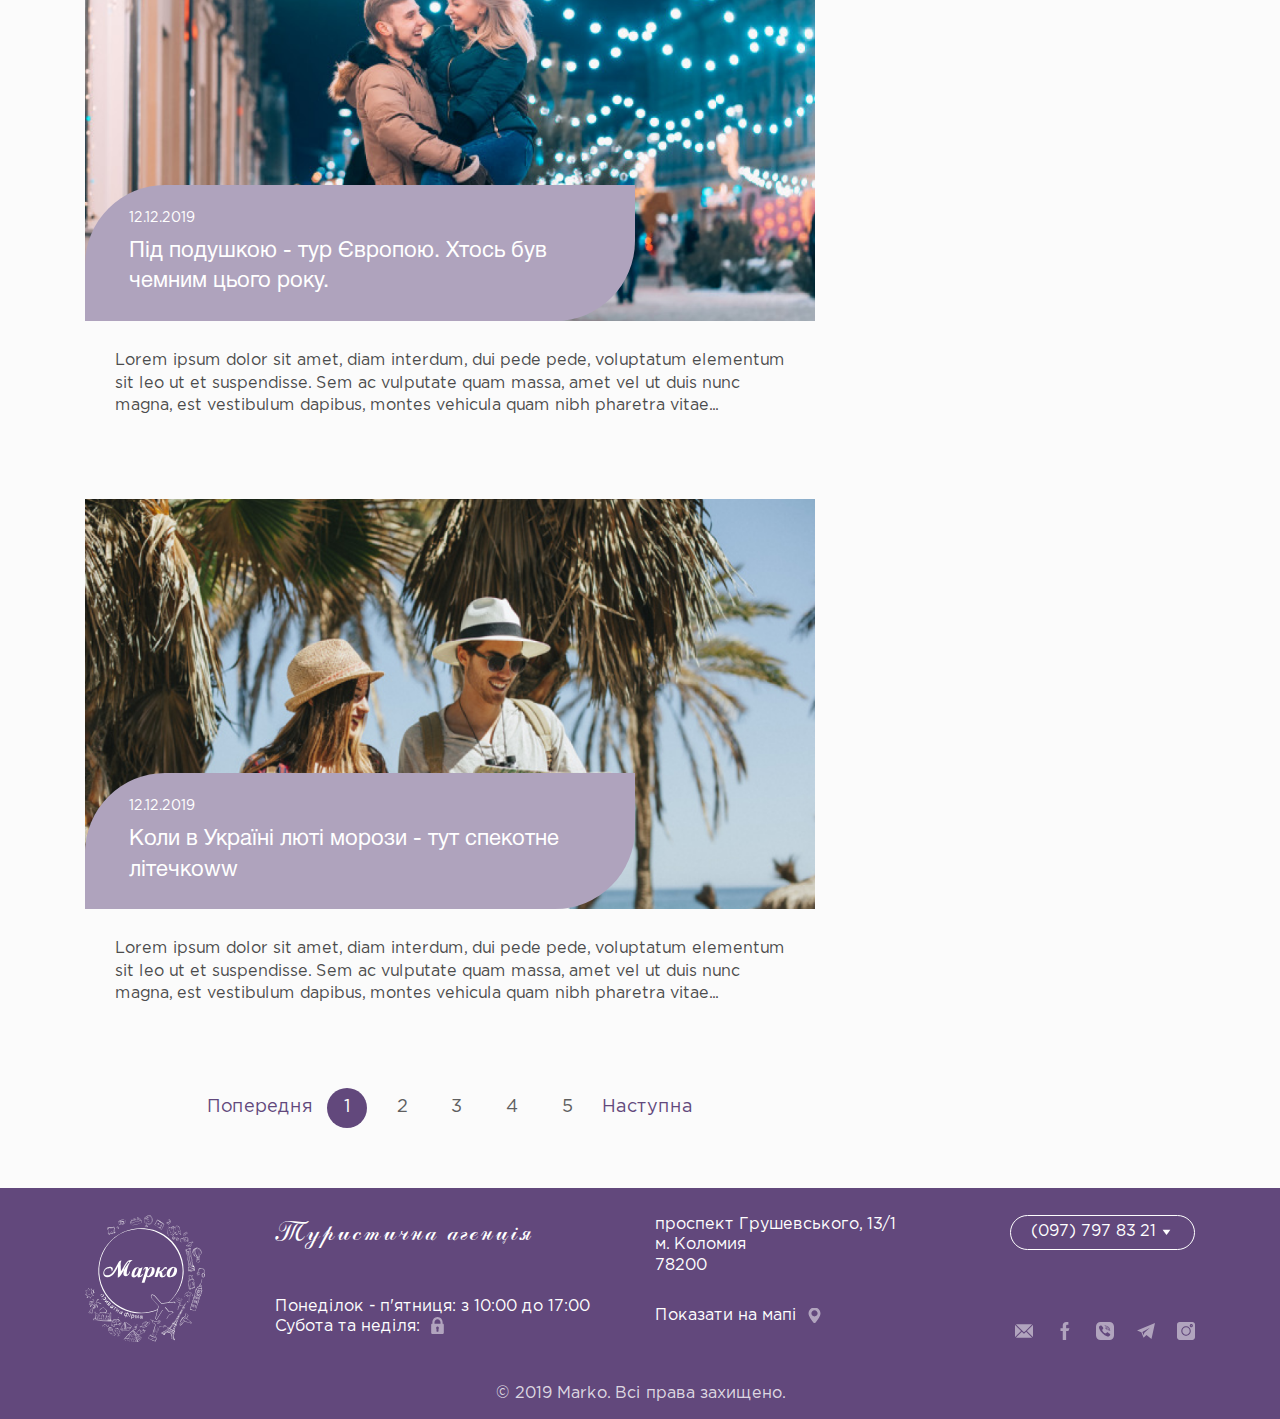
<file: news.html>
<!DOCTYPE html>
<html lang="en">

<head>
    <meta charset="UTF-8">
    <meta name="viewport" content="width=device-width, initial-scale=1.0">
    <meta http-equiv="X-UA-Compatible" content="ie=edge">
    <title>Новини</title>
    <link rel="stylesheet" href="css/bootstrap.min.css">
    <link rel="stylesheet" href="css/slick.css">
    <link rel="stylesheet" href="css/common.css">
    <link rel="stylesheet" href="css/responsive.css">
</head>

<body>
    <header>
        <div class="header__staticsect">
            <div class="container">
                <div class="row">
                    <div class="col-xl-2 col-lg-2 col-md-2">
                        <div class="header__logo">
                            <a href="#">
                            </a>
                        </div>
                    </div>
                    <div class="col-xl-4 col-lg-4 col-md-5">
                        <div class="header__info">
                            <p class="header__infoname">Туристична агенція</p>
                        </div>
                        <p class="hi header__showhov">
                            Понеділок - п'ятниця: з 10:00 до 17:00 Субота та неділя: <img src="image/icons/lock.svg"
                                alt="image">
                        </p>
                    </div>
                    <div class="col-xl-3 col-lg-3 col-md-5">
                        <div class="header__address">
                            <p>проспект Грушевського, 13/1
                            </p>
                        </div>
                        <p class="ha header__showhov">
                            <span>м. Коломия</span>
                            <span>78200</span>
                        </p>
                        <a href="#" class="header__showmap">Показати на мапі</a>
                    </div>
                    <div class="col-xl-3 col-lg-3 offset-lg-0 col-md-10 offset-md-2">
                        <div class="header__phone">
                            <div>
                                <a href="tel:0977978321" class="min-phone">(097) 797 83 21</a>
                                <a href="tel:0977978321" class="min-phone">(097) 797 83 21</a>
                                <a href="tel:0977978321" class="min-phone">(097) 797 83 21</a>
                            </div>
                        </div>
                        <div class="rightsoc">
                            <ul class="header__social">
                                <li><a target="_blank" href="#"><img src="image/icons/email.svg" alt="email"></a></li>
                                <li><a target="_blank" href="#"><img src="image/icons/facebook.svg" alt="email"></a>
                                </li>
                                <li><a target="_blank" href="#"><img src="image/icons/viber.svg" alt="email"></a></li>
                                <li><a target="_blank" href="#"><img src="image/icons/telegram.svg" alt="email"></a>
                                </li>
                                <li><a target="_blank" href="#"><img src="image/icons/instagram.svg" alt="email"></a>
                                </li>
                            </ul>
                        </div>
                    </div>
                </div>
            </div>
        </div>
        <div class="header__fixsect">
            <div class="container">
                <div class="header__nav">
                    <div class="showtablet-menu">
                        <img class="closemenu-btn" src="image/icons/close-button.svg" alt="close">
                        <img class="airplane" src="image/icons/airplane.svg" alt="animation">
                        <div class="scrmenu">
                            <ul>
                                <li><a href="#">ГОЛОВНА</a></li>
                                <li><a href="#">ГАРЯЧІ ПРОПОЗИЦІЇ <img src="image/icons/fire-menu.svg" alt="icon"></a>
                                </li>
                                <li><a href="#">ЕКСКУРСІЙНІ ТУРИ</a></li>
                                <li><a href="#">КВИТКИ</a></li>
                                <li><a href="#">НОВИНИ</a></li>
                                <li class="submparr">
                                    <a href="#">ПОСЛУГИ online</a>
                                    <ul class="submenu">
                                        <li><a href="#">Виготовлення печаток та штампів</a></li>
                                        <li><a href="#">США</a></li>
                                        <li><a href="#">Англія</a></li>
                                        <li><a href="#">Канада</a></li>
                                    </ul>
                                </li>
                                <li><a href="#">КОНТАКТИ</a></li>
                            </ul>
                        </div>
                    </div>
                </div>
                <div class="burgermenu">
                    <img src="image/icons/menu-button.svg" alt="menu">
                    <img class="phone-burger" src="image/icons/menu-button-white.svg" alt="menu">
                </div>
            </div>
        </div>
    </header>

    <main>
        <section class="news-section">
            <div class="container">
                <h1 class="linebefore">НОВИНИ</h1>
                <div class="row">
                    <div class="col-xl-8 col-lg-8">
                        <div class="newbox">
                            <a href="#">
                                <div class="newbox__pic">
                                    <img src="image/new1.png" alt="image">
                                    <div class="new__title">
                                        <span>12.12.2019</span>
                                        <p>Час подбати про незабутні зимові канікули</p>
                                    </div>
                                </div>
                                <div class="newbox__text">
                                    <p>Lorem ipsum dolor sit amet, diam interdum, dui pede pede, voluptatum elementum
                                        sit leo ut et suspendisse. Sem ac vulputate quam massa, amet vel ut duis nunc
                                        magna, est vestibulum dapibus, montes vehicula quam nibh pharetra vitae...</p>
                                </div>
                            </a>
                        </div>
                        <div class="newbox">
                            <a href="#">
                                <div class="newbox__pic">
                                    <img src="image/new2.png" alt="image">
                                    <div class="new__title">
                                        <span>12.12.2019</span>
                                        <p>Подорож - найкращий подарунок для другої половинки</p>
                                    </div>
                                </div>
                                <div class="newbox__text">
                                    <p>Lorem ipsum dolor sit amet, diam interdum, dui pede pede, voluptatum elementum
                                        sit leo ut et suspendisse. Sem ac vulputate quam massa, amet vel ut duis nunc
                                        magna, est vestibulum dapibus, montes vehicula quam nibh pharetra vitae...</p>
                                </div>
                            </a>
                        </div>
                        <div class="newbox">
                            <a href="#">
                                <div class="newbox__pic">
                                    <img src="image/new3.png" alt="image">
                                    <div class="new__title">
                                        <span>12.12.2019</span>
                                        <p>Під подушкою - тур Європою. Хтось був чемним цього року.</p>
                                    </div>
                                </div>
                                <div class="newbox__text">
                                    <p>Lorem ipsum dolor sit amet, diam interdum, dui pede pede, voluptatum elementum
                                        sit leo ut et suspendisse. Sem ac vulputate quam massa, amet vel ut duis nunc
                                        magna, est vestibulum dapibus, montes vehicula quam nibh pharetra vitae...</p>
                                </div>
                            </a>
                        </div>
                        <div class="newbox">
                            <a href="#">
                                <div class="newbox__pic">
                                    <img src="image/new4.png" alt="image">
                                    <div class="new__title">
                                        <span>12.12.2019</span>
                                        <p>Коли в Україні люті морози - тут спекотне літечкоww</p>
                                    </div>
                                </div>
                                <div class="newbox__text">
                                    <p>Lorem ipsum dolor sit amet, diam interdum, dui pede pede, voluptatum elementum
                                        sit leo ut et suspendisse. Sem ac vulputate quam massa, amet vel ut duis nunc
                                        magna, est vestibulum dapibus, montes vehicula quam nibh pharetra vitae...</p>
                                </div>
                            </a>
                        </div>
                        <div class="pagination-block">
                            <ul>
                                <li><a href="#" class="pagprev">Попередня</a></li>
                                <li><a href="#" class="active">1</a></li>
                                <li><a href="#">2</a></li>
                                <li><a href="#">3</a></li>
                                <li><a href="#">4</a></li>
                                <li><a href="#">5</a></li>
                                <li><a href="#" class="pagnext">Наступна</a></li>
                            </ul>
                        </div>
                    </div>
                    <div class="col-xl-4 col-lg-4">
                        <aside class="important-news">
                            <p class="title">Важливі новини</p>
                            <ul>
                                <li><a href="#">Час подбати про незабутні зимові канікули</a><span>12.12.2019</span>
                                </li>
                                <li><a href="#">А Ви вже обрали подарунок до свят?</a><span>12.12.2019</span></li>
                                <li><a href="#">Документи для подорожі з дитиною</a><span>12.12.2019</span></li>
                                <li><a href="#">Коли в Україні люті морози - тут спекотне
                                        літечко</a><span>12.12.2019</span></li>
                                <li><a href="#">Рейтинг країн з найкращим сервісом</a><span>12.12.2019</span></li>
                            </ul>
                        </aside>
                    </div>
                </div>
            </div>
        </section>
    </main>

    <footer class="footer">
        <div class="container">
            <div class="row">
                <div class="col-xl-2 col-lg-2 col-md-2">
                    <div class="footer__logo">
                        <a href="#"><img src="image/logo.svg" alt="logo"></a>
                    </div>
                </div>
                <div class="col-xl-4 col-lg-4 col-md-5">
                    <div class="footer__lefttext">
                        <p class="title">Туристична агенція</p>
                        <p class="worktime">
                            Понеділок - п'ятниця: з 10:00 до 17:00 Субота та неділя:
                            <img src="image/icons/lock.svg" alt="image">
                        </p>
                    </div>
                </div>
                <div class="col-xl-3 col-lg-3 col-md-5">
                    <div class="footer__righttext">
                        <p class="footer__address">
                            проспект Грушевського, 13/1 <br>м. Коломия <br>78200
                        </p>
                        <a href="#" class="footer__maptext">Показати на мапі</a>
                    </div>
                </div>
                <div class="col-xl-3 col-lg-3 offset-lg-0 col-md-10 offset-md-2">
                    <div class="header__phone">
                        <div>
                            <a href="tel:0977978321" class="min-phone">(097) 797 83 21</a>
                            <a href="tel:0977978321" class="min-phone">(097) 797 83 21</a>
                            <a href="tel:0977978321" class="min-phone">(097) 797 83 21</a>
                        </div>
                    </div>
                    <div class="rightsoc">
                        <ul class="header__social">
                            <li><a target="_blank" href="#"><img src="image/icons/email.svg" alt="email"></a></li>
                            <li><a target="_blank" href="#"><img src="image/icons/facebook.svg" alt="email"></a>
                            </li>
                            <li><a target="_blank" href="#"><img src="image/icons/viber.svg" alt="email"></a></li>
                            <li><a target="_blank" href="#"><img src="image/icons/telegram.svg" alt="email"></a>
                            </li>
                            <li><a target="_blank" href="#"><img src="image/icons/instagram.svg" alt="email"></a>
                            </li>
                        </ul>
                    </div>
                </div>
            </div>
            <p class="footer-recive">© 2019 Marko. Всі права захищено.</p>
        </div>
    </footer>
    <div class="messenger-fixicon">
    </div>
    <!-- <div class="preloader">
        <div id="splash">
            <div class="anim">
                <div id="loader">
                    <svg version="1.1" width="60px" height="70px" viewBox="0 0 60 70">
                        <defs>
                            <filter id="f1" x="0" y="0">
                                <feGaussianBlur in="SourceGraphic" stdDeviation="2" />
                            </filter>
                        </defs>
                        <g id="airplane">
                            <path fill="#fff" d="M0.677,20.977l4.355,1.631c0.281,0.104,0.579,0.162,0.88,0.16l9.76-0.004L30.46,41.58c0.27,0.34,0.679,0.545,1.112,0.541
                    h1.87c0.992,0,1.676-0.992,1.322-1.918l-6.643-17.439l6.914,0.002l6.038,6.037c0.265,0.266,0.624,0.412,0.999,0.418l1.013-0.004
                    c1.004-0.002,1.684-1.012,1.312-1.938l-2.911-7.277l2.912-7.278c0.372-0.928-0.313-1.941-1.313-1.938h1.017
                    c-0.375,0-0.732,0.15-0.996,0.414l-6.039,6.039h-6.915l6.646-17.443c0.354-0.926-0.33-1.916-1.321-1.914l-1.87-0.004
                    c-0.439,0.004-0.843,0.203-1.112,0.543L15.677,17.24l-9.765-0.002c-0.3,0.002-0.597,0.055-0.879,0.16L0.678,19.03
                    C-0.225,19.36-0.228,20.637,0.677,20.977z" transform="translate(44,0) rotate(90 0 0)" />
                        </g>
                        <g id="shadow" transform="scale(.9)">
                            <path fill="#fff" fill-opacity="0.3" d="M0.677,20.977l4.355,1.631c0.281,0.104,0.579,0.162,0.88,0.16l9.76-0.004L30.46,41.58c0.27,0.34,0.679,0.545,1.112,0.541
                      h1.87c0.992,0,1.676-0.992,1.322-1.918l-6.643-17.439l6.914,0.002l6.038,6.037c0.265,0.266,0.624,0.412,0.999,0.418l1.013-0.004
                      c1.004-0.002,1.684-1.012,1.312-1.938l-2.911-7.277l2.912-7.278c0.372-0.928-0.313-1.941-1.313-1.938h1.017
                      c-0.375,0-0.732,0.15-0.996,0.414l-6.039,6.039h-6.915l6.646-17.443c0.354-0.926-0.33-1.916-1.321-1.914l-1.87-0.004
                      c-0.439,0.004-0.843,0.203-1.112,0.543L15.677,17.24l-9.765-0.002c-0.3,0.002-0.597,0.055-0.879,0.16L0.678,19.03
                      C-0.225,19.36-0.228,20.637,0.677,20.977z" transform="translate(64,30) rotate(90 0 0)"
                                filter="url(#f1)" />
                        </g>
                    </svg>
                </div>
            </div>
        </div>
    </div> -->


    <script src="js/jquery.min.js"></script>
    <script src="js/bootstrap.min.js"></script>
    <script src="js/slick.min.js"></script>
    <script src="js/common.js"></script>
</body>

</html>
</file>
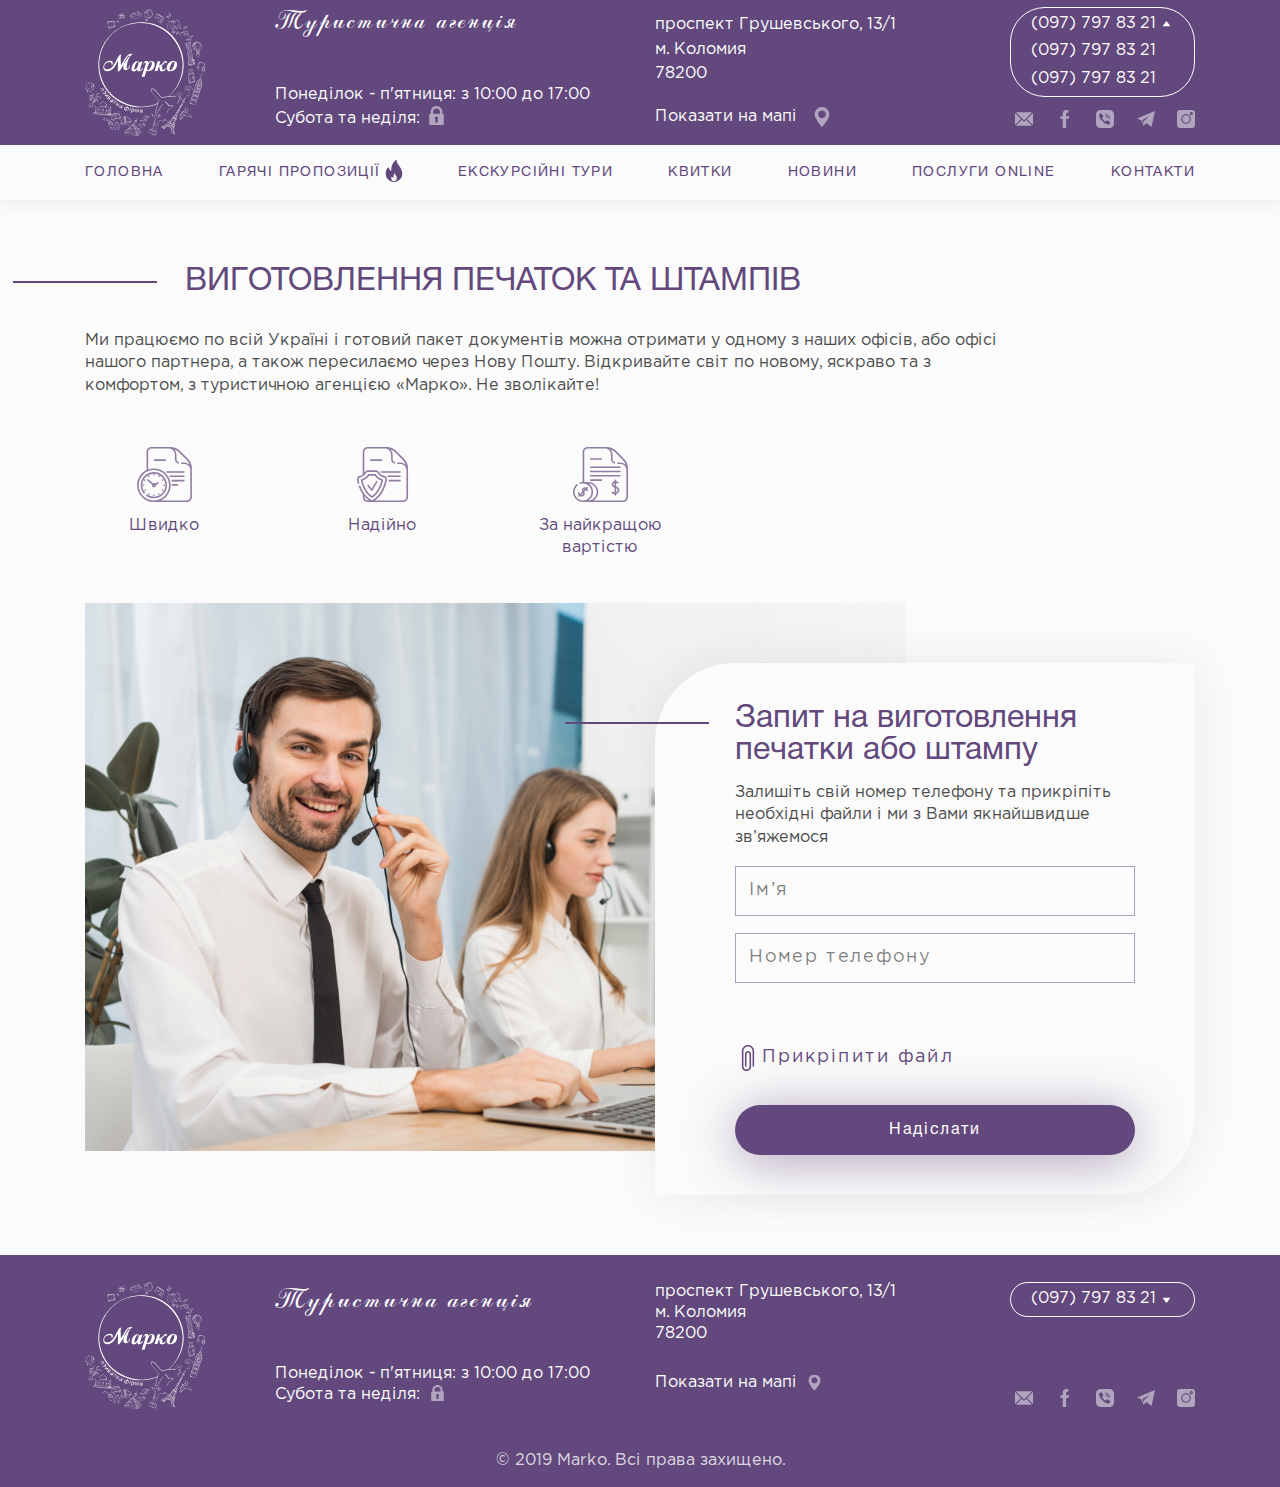
<file: services.html>
<!DOCTYPE html>
<html lang="en">

<head>
    <meta charset="UTF-8">
    <meta name="viewport" content="width=device-width, initial-scale=1.0">
    <meta http-equiv="X-UA-Compatible" content="ie=edge">
    <title>Сервіс</title>
    <link rel="stylesheet" href="css/bootstrap.min.css">
    <link rel="stylesheet" href="css/slick.css">
    <link rel="stylesheet" href="css/common.css">
    <link rel="stylesheet" href="css/responsive.css">
</head>

<body>
    <header>
        <div class="header__staticsect">
            <div class="container">
                <div class="row">
                    <div class="col-xl-2 col-lg-2 col-md-2">
                        <div class="header__logo">
                            <a href="#">
                            </a>
                        </div>
                    </div>
                    <div class="col-xl-4 col-lg-4 col-md-5">
                        <div class="header__info">
                            <p class="header__infoname">Туристична агенція</p>
                        </div>
                        <p class="hi header__showhov">
                            Понеділок - п'ятниця: з 10:00 до 17:00 Субота та неділя: <img src="image/icons/lock.svg"
                                alt="image">
                        </p>
                    </div>
                    <div class="col-xl-3 col-lg-3 col-md-5">
                        <div class="header__address">
                            <p>проспект Грушевського, 13/1
                            </p>
                        </div>
                        <p class="ha header__showhov">
                            <span>м. Коломия</span>
                            <span>78200</span>
                        </p>
                        <a href="#" class="header__showmap">Показати на мапі</a>
                    </div>
                    <div class="col-xl-3 col-lg-3 offset-lg-0 col-md-10 offset-md-2">
                        <div class="header__phone">
                            <div>
                                <a href="tel:0977978321" class="min-phone">(097) 797 83 21</a>
                                <a href="tel:0977978321" class="min-phone">(097) 797 83 21</a>
                                <a href="tel:0977978321" class="min-phone">(097) 797 83 21</a>
                            </div>
                        </div>
                        <div class="rightsoc">
                            <ul class="header__social">
                                <li><a target="_blank" href="#"><img src="image/icons/email.svg" alt="email"></a></li>
                                <li><a target="_blank" href="#"><img src="image/icons/facebook.svg" alt="email"></a>
                                </li>
                                <li><a target="_blank" href="#"><img src="image/icons/viber.svg" alt="email"></a></li>
                                <li><a target="_blank" href="#"><img src="image/icons/telegram.svg" alt="email"></a>
                                </li>
                                <li><a target="_blank" href="#"><img src="image/icons/instagram.svg" alt="email"></a>
                                </li>
                            </ul>
                        </div>
                    </div>
                </div>
            </div>
        </div>
        <div class="header__fixsect">
            <div class="container">
                <div class="header__nav">
                    <div class="showtablet-menu">
                        <img class="closemenu-btn" src="image/icons/close-button.svg" alt="close">
                        <img class="airplane" src="image/icons/airplane.svg" alt="animation">
                        <div class="scrmenu">
                            <ul>
                                <li><a href="#">ГОЛОВНА</a></li>
                                <li><a href="#">ГАРЯЧІ ПРОПОЗИЦІЇ <img src="image/icons/fire-menu.svg" alt="icon"></a>
                                </li>
                                <li><a href="#">ЕКСКУРСІЙНІ ТУРИ</a></li>
                                <li><a href="#">КВИТКИ</a></li>
                                <li><a href="#">НОВИНИ</a></li>
                                <li class="submparr">
                                    <a href="#">ПОСЛУГИ online</a>
                                    <ul class="submenu">
                                        <li><a href="#">Виготовлення печаток та штампів</a></li>
                                        <li><a href="#">США</a></li>
                                        <li><a href="#">Англія</a></li>
                                        <li><a href="#">Канада</a></li>
                                    </ul>
                                </li>
                                <li><a href="#">КОНТАКТИ</a></li>
                            </ul>
                        </div>
                    </div>
                </div>
                <div class="burgermenu">
                    <img src="image/icons/menu-button.svg" alt="menu">
                    <img class="phone-burger" src="image/icons/menu-button-white.svg" alt="menu">
                </div>
            </div>
        </div>
    </header>

    <main>
        <section class="services-info">
            <div class="container">
                <div class="services-info__textbox">
                    <h1>Виготовлення печаток та штампів</h1>
                    <p>
                        Ми працюємо по всій Україні і готовий пакет документів можна отримати у одному з наших офісів,
                        або
                        офісі нашого партнера, а також пересилаємо через Нову Пошту. Відкривайте світ по новому, яскраво
                        та
                        з комфортом, з туристичною агенцією «Марко». Не зволікайте!
                    </p>
                    <div class="services-infopics">
                        <div class="services-infopic">
                            <div class="serv-icon">
                                <img src="image/icons/servpic1.svg" alt="icon">
                            </div>
                            <p>Швидко</p>
                        </div>
                        <div class="services-infopic">
                            <div class="serv-icon">
                                <img src="image/icons/servpic2.svg" alt="icon">
                            </div>
                            <p>Надійно</p>
                        </div>
                        <div class="services-infopic">
                            <div class="serv-icon">
                                <img src="image/icons/servpic3.svg" alt="icon">
                            </div>
                            <p>За найкращою вартістю</p>
                        </div>
                    </div>
                </div>
            </div>
        </section>


        <section class="mainform mainform_serv">
            <div class="container">
                <div class="mainform__sect form-section">
                    <div class="row justify-content-lg-end justify-content-md-center">
                        <div class="col-lg-6 col-md-8">
                            <form action="" id="form-help">
                                <p class="title linev">Запит на виготовлення печатки або штампу</p>
                                <p class="descr">Залишіть свій номер телeфону та прикріпіть необхідні файли і ми з Вами
                                    якнайшвидше зв’яжемося</p>
                                <input type="text" placeholder="Ім’я">
                                <input type="tel" class="phone-input" placeholder="Номер телефону">
                                <div class="loadfile-box">
                                    <label for="loadfile">Прикріпити файл</label>
                                    <input type="file" id="loadfile">
                                </div>
                                <input type="submit" value="Надіслати" class="violetbtn">
                            </form>
                        </div>
                    </div>
                </div>
            </div>
        </section>
    </main>

    <footer class="footer">
        <div class="container">
            <div class="row">
                <div class="col-xl-2 col-lg-2 col-md-2">
                    <div class="footer__logo">
                        <a href="#"><img src="image/logo.svg" alt="logo"></a>
                    </div>
                </div>
                <div class="col-xl-4 col-lg-4 col-md-5">
                    <div class="footer__lefttext">
                        <p class="title">Туристична агенція</p>
                        <p class="worktime">
                            Понеділок - п'ятниця: з 10:00 до 17:00 Субота та неділя:
                            <img src="image/icons/lock.svg" alt="image">
                        </p>
                    </div>
                </div>
                <div class="col-xl-3 col-lg-3 col-md-5">
                    <div class="footer__righttext">
                        <p class="footer__address">
                            проспект Грушевського, 13/1 <br>м. Коломия <br>78200
                        </p>
                        <a href="#" class="footer__maptext">Показати на мапі</a>
                    </div>
                </div>
                <div class="col-xl-3 col-lg-3 offset-lg-0 col-md-10 offset-md-2">
                    <div class="header__phone">
                        <div>
                            <a href="tel:0977978321" class="min-phone">(097) 797 83 21</a>
                            <a href="tel:0977978321" class="min-phone">(097) 797 83 21</a>
                            <a href="tel:0977978321" class="min-phone">(097) 797 83 21</a>
                        </div>
                    </div>
                    <div class="rightsoc">
                        <ul class="header__social">
                            <li><a target="_blank" href="#"><img src="image/icons/email.svg" alt="email"></a></li>
                            <li><a target="_blank" href="#"><img src="image/icons/facebook.svg" alt="email"></a>
                            </li>
                            <li><a target="_blank" href="#"><img src="image/icons/viber.svg" alt="email"></a></li>
                            <li><a target="_blank" href="#"><img src="image/icons/telegram.svg" alt="email"></a>
                            </li>
                            <li><a target="_blank" href="#"><img src="image/icons/instagram.svg" alt="email"></a>
                            </li>
                        </ul>
                    </div>
                </div>
            </div>
            <p class="footer-recive">© 2019 Marko. Всі права захищено.</p>
        </div>
    </footer>
    <div class="messenger-fixicon">
    </div>
    <!-- <div class="preloader">
        <div id="splash">
            <div class="anim">
                <div id="loader">
                    <svg version="1.1" width="60px" height="70px" viewBox="0 0 60 70">
                        <defs>
                            <filter id="f1" x="0" y="0">
                                <feGaussianBlur in="SourceGraphic" stdDeviation="2" />
                            </filter>
                        </defs>
                        <g id="airplane">
                            <path fill="#fff" d="M0.677,20.977l4.355,1.631c0.281,0.104,0.579,0.162,0.88,0.16l9.76-0.004L30.46,41.58c0.27,0.34,0.679,0.545,1.112,0.541
                    h1.87c0.992,0,1.676-0.992,1.322-1.918l-6.643-17.439l6.914,0.002l6.038,6.037c0.265,0.266,0.624,0.412,0.999,0.418l1.013-0.004
                    c1.004-0.002,1.684-1.012,1.312-1.938l-2.911-7.277l2.912-7.278c0.372-0.928-0.313-1.941-1.313-1.938h1.017
                    c-0.375,0-0.732,0.15-0.996,0.414l-6.039,6.039h-6.915l6.646-17.443c0.354-0.926-0.33-1.916-1.321-1.914l-1.87-0.004
                    c-0.439,0.004-0.843,0.203-1.112,0.543L15.677,17.24l-9.765-0.002c-0.3,0.002-0.597,0.055-0.879,0.16L0.678,19.03
                    C-0.225,19.36-0.228,20.637,0.677,20.977z" transform="translate(44,0) rotate(90 0 0)" />
                        </g>
                        <g id="shadow" transform="scale(.9)">
                            <path fill="#fff" fill-opacity="0.3" d="M0.677,20.977l4.355,1.631c0.281,0.104,0.579,0.162,0.88,0.16l9.76-0.004L30.46,41.58c0.27,0.34,0.679,0.545,1.112,0.541
                      h1.87c0.992,0,1.676-0.992,1.322-1.918l-6.643-17.439l6.914,0.002l6.038,6.037c0.265,0.266,0.624,0.412,0.999,0.418l1.013-0.004
                      c1.004-0.002,1.684-1.012,1.312-1.938l-2.911-7.277l2.912-7.278c0.372-0.928-0.313-1.941-1.313-1.938h1.017
                      c-0.375,0-0.732,0.15-0.996,0.414l-6.039,6.039h-6.915l6.646-17.443c0.354-0.926-0.33-1.916-1.321-1.914l-1.87-0.004
                      c-0.439,0.004-0.843,0.203-1.112,0.543L15.677,17.24l-9.765-0.002c-0.3,0.002-0.597,0.055-0.879,0.16L0.678,19.03
                      C-0.225,19.36-0.228,20.637,0.677,20.977z" transform="translate(64,30) rotate(90 0 0)"
                                filter="url(#f1)" />
                        </g>
                    </svg>
                </div>
            </div>
        </div>
    </div> -->


    <script src="js/jquery.min.js"></script>
    <script src="js/bootstrap.min.js"></script>
    <script src="js/slick.min.js"></script>
    <script src="js/jquery.inputmask.min.js"></script>
    <script src="js/common.js"></script>
</body>

</html>
</file>
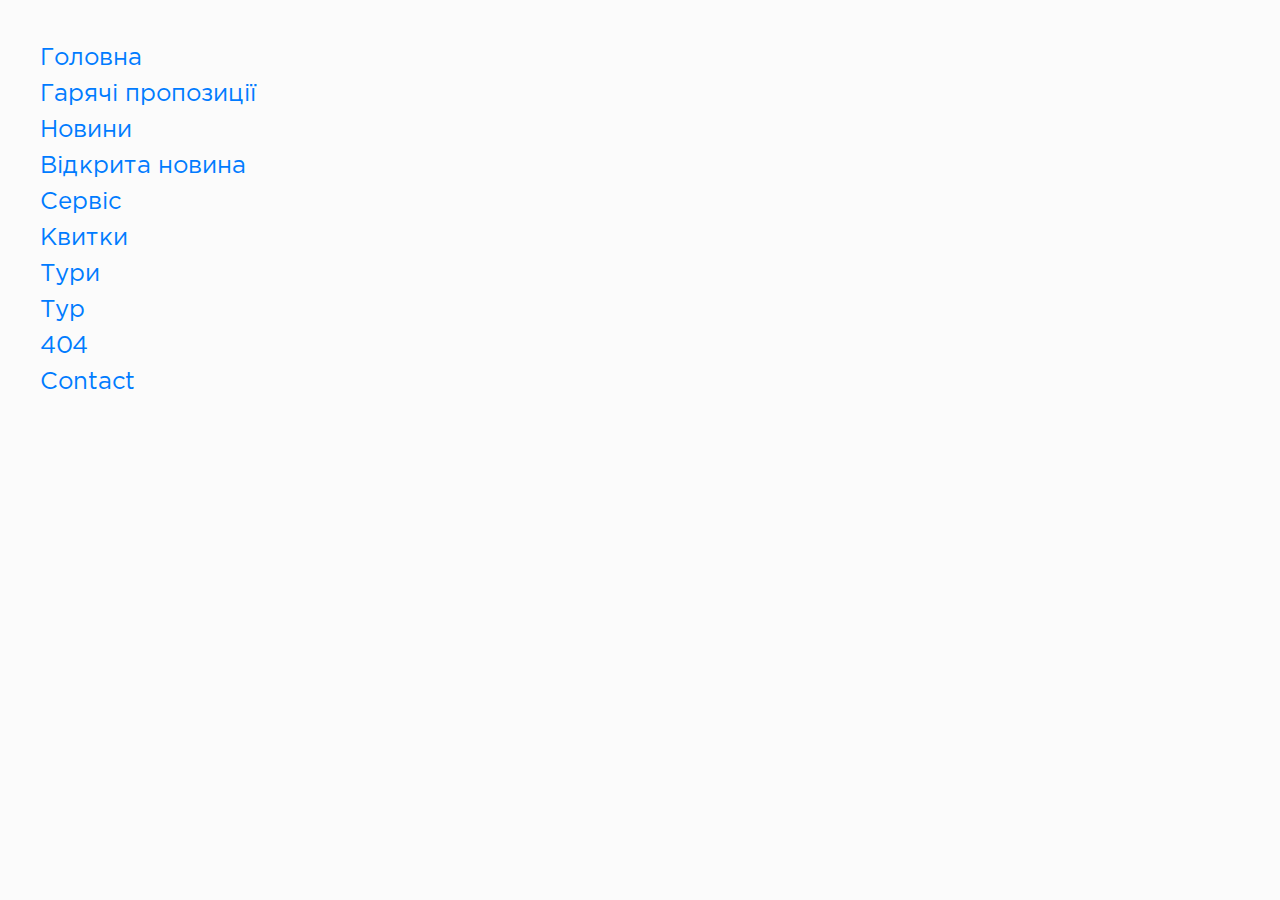
<file: sitemap.html>
<!DOCTYPE html>
<html lang="en">

<head>
    <meta charset="UTF-8">
    <meta name="viewport" content="width=device-width, initial-scale=1.0">
    <meta http-equiv="X-UA-Compatible" content="ie=edge">
    <title>Sitemap</title>
    <link rel="stylesheet" href="css/bootstrap.min.css">
    <link rel="stylesheet" href="css/slick.css">
    <link rel="stylesheet" href="css/common.css">
    <link rel="stylesheet" href="css/responsive.css">
</head>

<body>
    <ul>
        <li><a target="_blank" href="index.html">Головна</a></li>
        <li><a target="_blank" href="hot.html">Гарячі пропозиції</a></li>
        <li><a target="_blank" href="news.html">Новини</a></li>
        <li><a target="_blank" href="new-single.html">Відкрита новина</a></li>
        <li><a target="_blank" href="services.html">Сервіс</a></li>
        <li><a target="_blank" href="tickets.html">Квитки</a></li>
        <li><a target="_blank" href="tours.html">Тури</a></li>
        <li><a target="_blank" href="tour.html">Тур</a></li>
        <li><a target="_blank" href="404.html">404</a></li>
        <li><a target="_blank" href="contact.html">Contact</a></li>

    </ul>
    <style>
        body {
            padding: 40px;
        }

        ul {
            list-style-type: none;
            margin: 0;
            padding: 0;
        }

        ul li a {
            font-size: 24px;
        }
    </style>
</body>

</html>
</file>
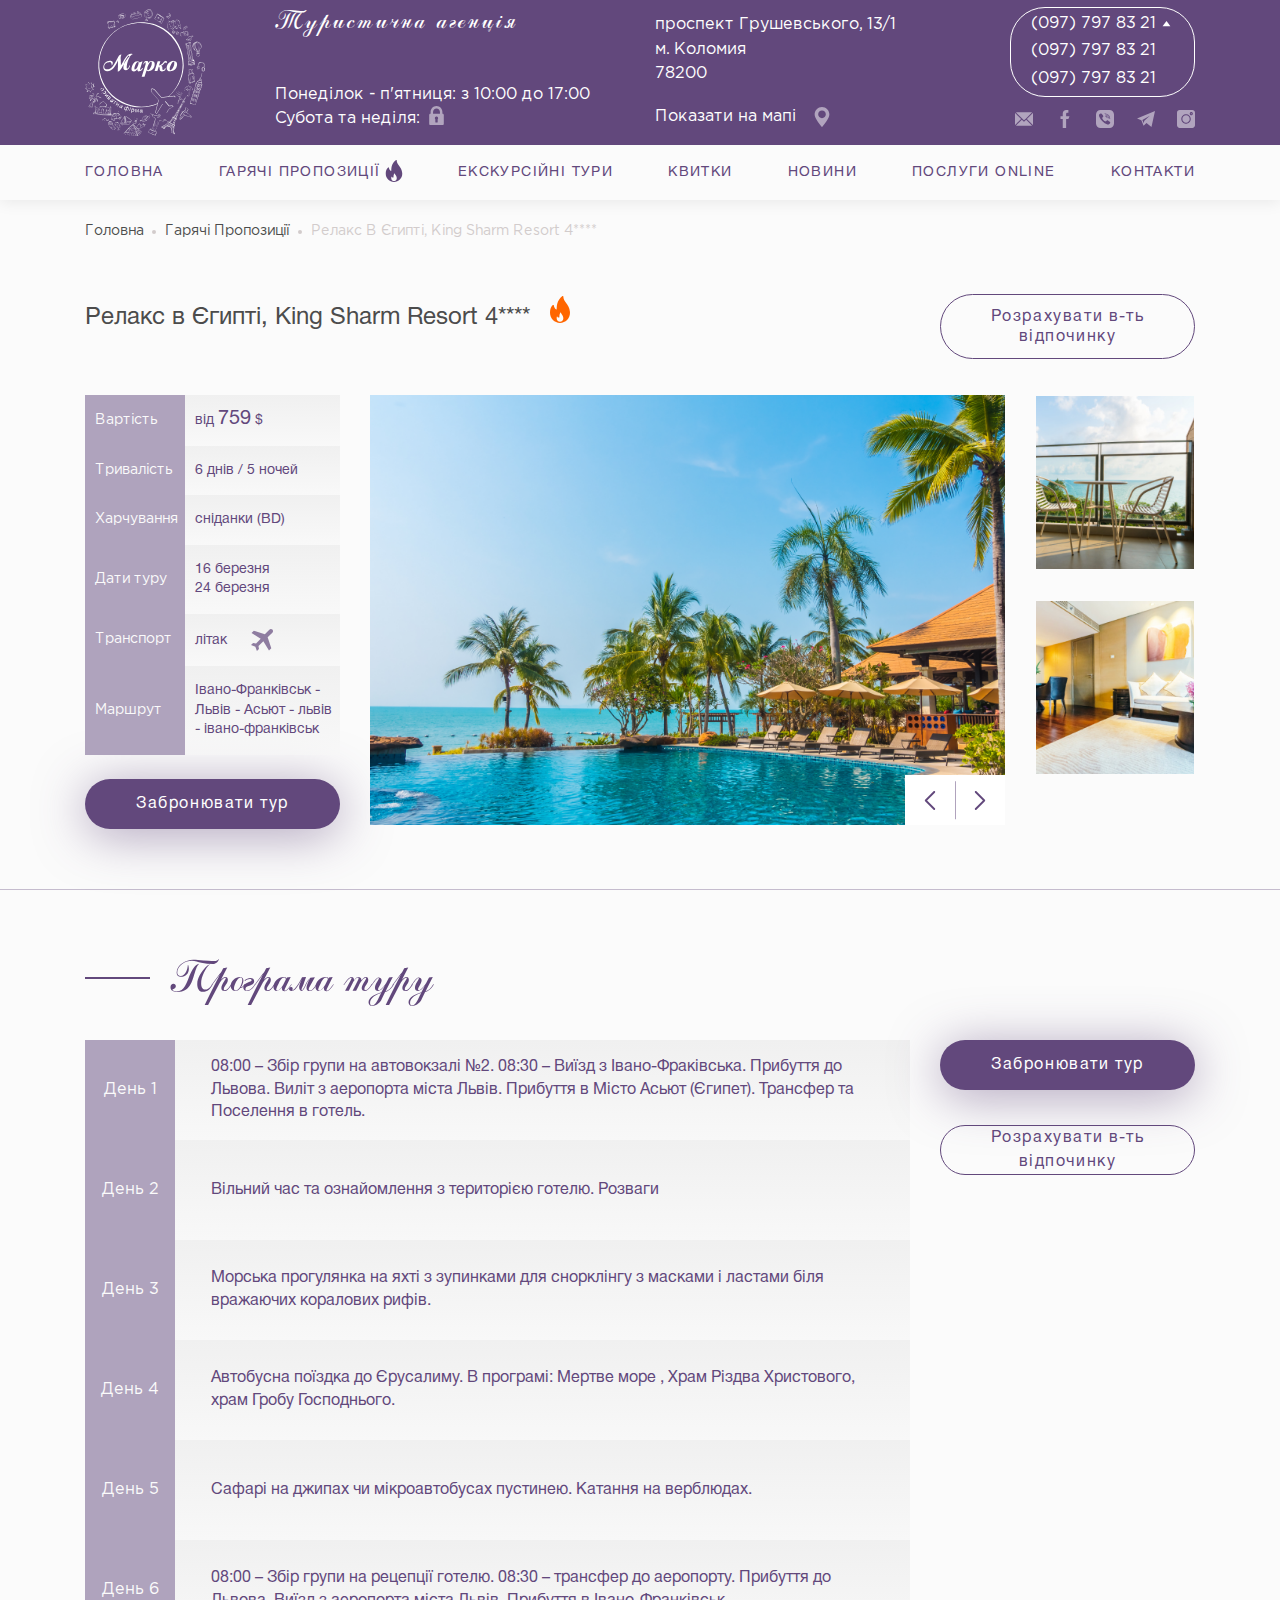
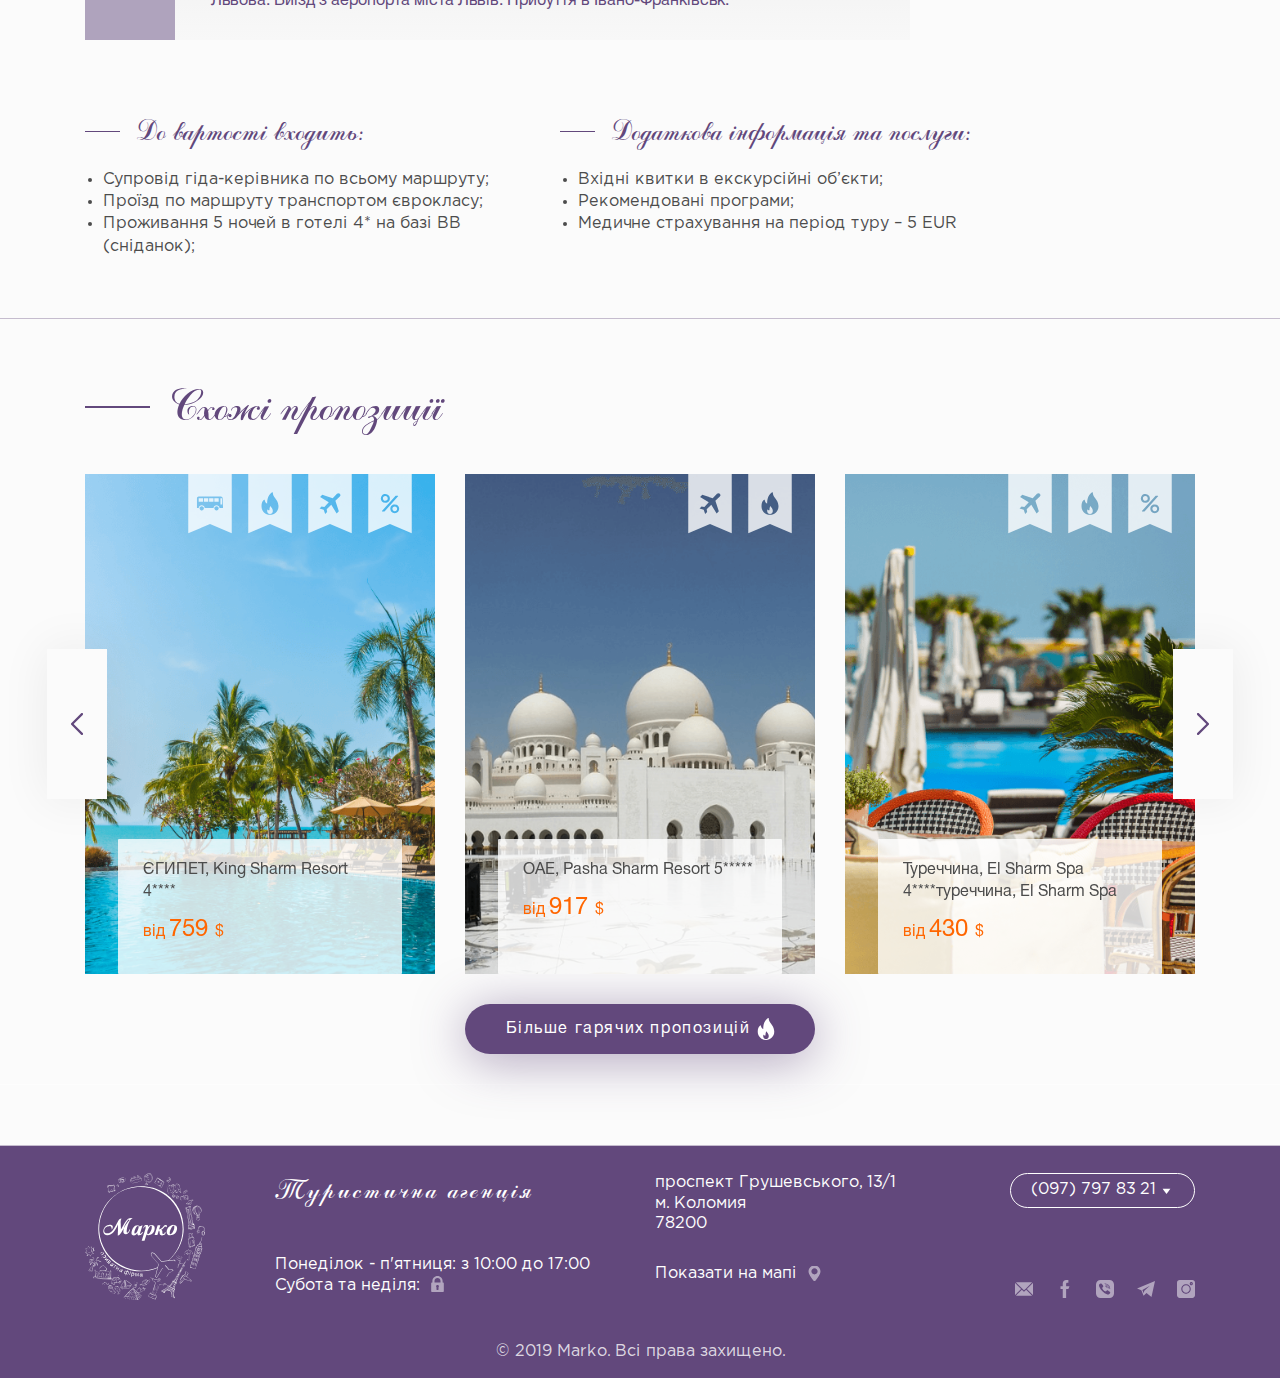
<file: tour.html>
<!DOCTYPE html>
<html lang="en">

<head>
    <meta charset="UTF-8">
    <meta name="viewport" content="width=device-width, initial-scale=1.0">
    <meta http-equiv="X-UA-Compatible" content="ie=edge">
    <title>Тур</title>
    <link rel="stylesheet" href="css/bootstrap.min.css">
    <link rel="stylesheet" href="css/slick.css">
    <link rel="stylesheet" href="css/common.css">
    <link rel="stylesheet" href="css/responsive.css">
</head>

<body>
    <header>
        <div class="header__staticsect">
            <div class="container">
                <div class="row">
                    <div class="col-xl-2 col-lg-2 col-md-2">
                        <div class="header__logo">
                            <a href="#">
                            </a>
                        </div>
                    </div>
                    <div class="col-xl-4 col-lg-4 col-md-5">
                        <div class="header__info">
                            <p class="header__infoname">Туристична агенція</p>
                        </div>
                        <p class="hi header__showhov">
                            Понеділок - п'ятниця: з 10:00 до 17:00 Субота та неділя: <img src="image/icons/lock.svg"
                                alt="image">
                        </p>
                    </div>
                    <div class="col-xl-3 col-lg-3 col-md-5">
                        <div class="header__address">
                            <p>проспект Грушевського, 13/1
                            </p>
                        </div>
                        <p class="ha header__showhov">
                            <span>м. Коломия</span>
                            <span>78200</span>
                        </p>
                        <a href="#" class="header__showmap">Показати на мапі</a>
                    </div>
                    <div class="col-xl-3 col-lg-3 offset-lg-0 col-md-10 offset-md-2">
                        <div class="header__phone">
                            <div>
                                <a href="tel:0977978321" class="min-phone">(097) 797 83 21</a>
                                <a href="tel:0977978321" class="min-phone">(097) 797 83 21</a>
                                <a href="tel:0977978321" class="min-phone">(097) 797 83 21</a>
                            </div>
                        </div>
                        <div class="rightsoc">
                            <ul class="header__social">
                                <li><a target="_blank" href="#"><img src="image/icons/email.svg" alt="email"></a></li>
                                <li><a target="_blank" href="#"><img src="image/icons/facebook.svg" alt="email"></a>
                                </li>
                                <li><a target="_blank" href="#"><img src="image/icons/viber.svg" alt="email"></a></li>
                                <li><a target="_blank" href="#"><img src="image/icons/telegram.svg" alt="email"></a>
                                </li>
                                <li><a target="_blank" href="#"><img src="image/icons/instagram.svg" alt="email"></a>
                                </li>
                            </ul>
                        </div>
                    </div>
                </div>
            </div>
        </div>
        <div class="header__fixsect">
            <div class="container">
                <div class="header__nav">
                    <div class="showtablet-menu">
                        <img class="closemenu-btn" src="image/icons/close-button.svg" alt="close">
                        <img class="airplane" src="image/icons/airplane.svg" alt="animation">
                        <div class="scrmenu">
                            <ul>
                                <li><a href="#">ГОЛОВНА</a></li>
                                <li><a href="#">ГАРЯЧІ ПРОПОЗИЦІЇ <img src="image/icons/fire-menu.svg" alt="icon"></a>
                                </li>
                                <li><a href="#">ЕКСКУРСІЙНІ ТУРИ</a></li>
                                <li><a href="#">КВИТКИ</a></li>
                                <li><a href="#">НОВИНИ</a></li>
                                <li class="submparr">
                                    <a href="#">ПОСЛУГИ online</a>
                                    <ul class="submenu">
                                        <li><a href="#">Виготовлення печаток та штампів</a></li>
                                        <li><a href="#">США</a></li>
                                        <li><a href="#">Англія</a></li>
                                        <li><a href="#">Канада</a></li>
                                    </ul>
                                </li>
                                <li><a href="#">КОНТАКТИ</a></li>
                            </ul>
                        </div>
                    </div>
                </div>
                <div class="burgermenu">
                    <img src="image/icons/menu-button.svg" alt="menu">
                    <img class="phone-burger" src="image/icons/menu-button-white.svg" alt="menu">
                </div>
            </div>
        </div>
    </header>

    <main>
        <div class="breadcrumbs-box">
            <div class="container">
                <ul>
                    <li><a href="#">Головна</a></li>
                    <li><a href="#">Гарячі пропозиції</a></li>
                    <li>Релакс в Єгипті, King Sharm Resort 4****</li>
                </ul>
            </div>
        </div>
        <section class="tourtopsect">
            <div class="container">
                <div class="row">
                    <div class="col-lg-9">
                        <h1 class="hot">Релакс в Єгипті, King Sharm Resort 4****</h1>
                    </div>
                    <div class="col-lg-3">
                        <a href="#" class="costnum">Розрахувати в-ть відпочинку</a>
                    </div>
                </div>
                <div class="tour-slider">
                    <div class="row">
                        <div class="col-xl-3 col-lg-4 col-md-4">
                            <div class="tour__infos">
                                <div class="tour__inforow row no-gutters">
                                    <div class="title">
                                        <p>Вартість</p>
                                    </div>
                                    <div class="descr col">
                                        <p>від <span>759</span> $</p>
                                    </div>
                                </div>
                                <div class="tour__inforow row no-gutters">
                                    <div class="title">
                                        <p>Тривалість</p>
                                    </div>
                                    <div class="descr col">
                                        <p>6 днів / 5 ночей</p>
                                    </div>
                                </div>
                                <div class="tour__inforow row no-gutters">
                                    <div class="title">
                                        <p>Харчування</p>
                                    </div>
                                    <div class="descr col">
                                        <p>сніданки (ВD)</p>
                                    </div>
                                </div>
                                <div class="tour__inforow row no-gutters">
                                    <div class="title">
                                        <p>Дати туру</p>
                                    </div>
                                    <div class="descr col">
                                        <p>16 березня<br> 24 березня</p>
                                    </div>
                                </div>
                                <div class="tour__inforow row no-gutters">
                                    <div class="title">
                                        <p>Транспорт</p>
                                    </div>
                                    <div class="descr col">
                                        <p>літак <img src="image/icons/viol-airplane.svg" alt="icon"></p>
                                    </div>
                                </div>
                                <div class="tour__inforow row no-gutters">
                                    <div class="title">
                                        <p>Маршрут</p>
                                    </div>
                                    <div class="descr col">
                                        <p>
                                            Івано-Франківськ - Львів - Асьют - львів - івано-франківськ
                                        </p>
                                    </div>
                                </div>
                                <a href="#" class="violetbtn">Забронювати тур</a>
                            </div>
                        </div>
                        <div class="col-xl-7 col-lg-6 col-md-8">
                            <div class="tourmain-slider">
                                <div>
                                    <img src="image/tourslide.png" alt="slide">
                                </div>
                                <div><img src="image/hotpic1.png" alt="slide"></div>
                                <div><img src="image/tourslide.png" alt="slide"></div>
                            </div>
                        </div>
                        <div class="col-xl-2 col-lg-2">
                            <div class="wrap__tourmain-slider">
                                <div class="tourlitt-slider">
                                    <div><img src="image/tourlittslide1.png" alt="slide"></div>
                                    <div><img src="image/tourlittslide2.png" alt="slide"></div>
                                    <div><img src="image/tourlittslide1.png" alt="slide"></div>
                                </div>
                            </div>
                        </div>
                    </div>
                </div>
            </div>
        </section>

        <section class="tour-program">
            <div class="container">
                <h3>Програма туру</h3>
                <div class="row">
                    <div class="col-xl-9 col-lg-8">
                        <div class="proglist row no-gutters">
                            <div class="daynum">
                                <p>День 1</p>
                            </div>
                            <div class="dayinf col">
                                <p>
                                    08:00 – Збір групи на автовокзалі №2. 08:30 – Виїзд з Івано-Фраківська. Прибуття до
                                    Львова. Виліт з аеропорта міста Львів. Прибуття в Місто Асьют (Єгипет). Трансфер та
                                    Поселення в готель.
                                </p>
                            </div>
                        </div>
                        <div class="proglist row no-gutters">
                            <div class="daynum">
                                <p>День 2</p>
                            </div>
                            <div class="dayinf col">
                                <p>
                                    Вільний час та ознайомлення з територією готелю. Розваги
                                </p>
                            </div>
                        </div>
                        <div class="proglist row no-gutters">
                            <div class="daynum">
                                <p>День 3</p>
                            </div>
                            <div class="dayinf col">
                                <p>
                                    Морська прогулянка на яхті з зупинками для снорклінгу з масками і ластами біля
                                    вражаючих коралових рифів.
                                </p>
                            </div>
                        </div>
                        <div class="proglist row no-gutters">
                            <div class="daynum">
                                <p>День 4</p>
                            </div>
                            <div class="dayinf col">
                                <p>
                                    Автобусна поїздка до Єрусалиму. В програмі: Мертве море , Храм Різдва Христового,
                                    храм Гробу Господнього.
                                </p>
                            </div>
                        </div>
                        <div class="proglist row no-gutters">
                            <div class="daynum">
                                <p>День 5</p>
                            </div>
                            <div class="dayinf col">
                                <p>
                                    Сафарі на джипах чи мікроавтобусах пустинею. Катання на верблюдах.
                                </p>
                            </div>
                        </div>
                        <div class="proglist row no-gutters">
                            <div class="daynum">
                                <p>День 6</p>
                            </div>
                            <div class="dayinf col">
                                <p>
                                    08:00 – Збір групи на рецепції готелю. 08:30 – трансфер до аеропорту. Прибуття до
                                    Львова. Виїзд з аеропорта міста Львів. Прибуття в Івано-Франківськ.
                                </p>
                            </div>
                        </div>
                    </div>
                    <div class="col-xl-3 col-lg-4">
                        <a href="#" class="violetbtn">Забронювати тур</a>
                        <a href="#" class="whitebtn">Розрахувати в-ть відпочинку</a>
                    </div>
                </div>
                <div class="row tourpr-also">
                    <div class="col-lg-5 col-md-6">
                        <h4>До вартості входить:</h4>
                        <ul>
                            <li>Супровід гіда-керівника по всьому маршруту;</li>
                            <li>Проїзд по маршруту транспортом єврокласу;</li>
                            <li>Проживання 5 ночей в готелі 4* на базі ВB (сніданок);</li>
                        </ul>
                    </div>
                    <div class="col-lg-5 col-md-6">
                        <h4>Додаткова інформація та послуги:</h4>
                        <ul>
                            <li>Вхідні квитки в екскурсійні об’єкти;</li>
                            <li>Рекомендовані програми;</li>
                            <li>Медичне страхування на період
                                туру – 5 EUR</li>
                        </ul>
                    </div>
                </div>
            </div>
        </section>

        <section class="propositions propositions__tour">
            <div class="propositions__hot">
                <div class="container">
                    <h3>Схожі пропозиції</h3>
                    <div class="sloderprop1 hottour-tour">
                        <div>
                            <a href="#">
                                <div class="propositions-box">
                                    <img src="image/slide4.png" alt="slide">
                                    <div class="proposition__descr">
                                        <p class="title">ЄГИПЕТ, King Sharm Resort 4****</p>
                                        <p class="price">від <span>759 </span>$</p>
                                    </div>
                                    <div class="proposition__marks">
                                        <div class="proposition__mark mark-bus">
                                        </div>
                                        <div class="proposition__mark mark-fire">
                                        </div>
                                        <div class="proposition__mark mark-fly">
                                        </div>
                                        <div class="proposition__mark mark-percent">
                                        </div>
                                    </div>
                                </div>
                            </a>
                        </div>
                        <div>
                            <a href="#">
                                <div class="propositions-box">
                                    <img src="image/slide5.png" alt="slide">
                                    <div class="proposition__descr">
                                        <p class="title">ОАЕ, Pasha Sharm Resort 5*****</p>
                                        <p class="price">від <span>917 </span>$</p>
                                    </div>
                                    <div class="proposition__marks">
                                        <div class="proposition__mark mark-fly">
                                        </div>
                                        <div class="proposition__mark mark-fire">
                                        </div>
                                    </div>
                                </div>
                            </a>
                        </div>
                        <div>
                            <a href="#">
                                <div class="propositions-box">
                                    <img src="image/slide6.png" alt="slide">
                                    <div class="proposition__descr">
                                        <p class="title">Туреччина, El Sharm Spa 4****туреччина, El Sharm Spa</p>
                                        <p class="price">від <span>430 </span>$</p>
                                    </div>
                                    <div class="proposition__marks">
                                        <div class="proposition__mark mark-fly">
                                        </div>
                                        <div class="proposition__mark mark-fire">
                                        </div>
                                        <div class="proposition__mark mark-percent">
                                        </div>
                                    </div>
                                </div>
                            </a>
                        </div>
                        <div>
                            <a href="#">
                                <div class="propositions-box">
                                    <img src="image/slide5.png" alt="slide">
                                    <div class="proposition__descr">
                                        <p class="title">ОАЕ, Pasha Sharm Resort 5*****</p>
                                        <p class="price">від <span>917 </span>$</p>
                                    </div>
                                    <div class="proposition__marks">
                                        <div class="proposition__mark mark-fly">
                                        </div>
                                        <div class="proposition__mark mark-fire">
                                        </div>
                                    </div>
                                </div>
                            </a>
                        </div>
                    </div>
                    <a href="#" class="violetbtn">Більше гарячих пропозицій <img src="image/icons/white-fire.svg"
                            alt="icon"></a>
                </div>
            </div>
        </section>
    </main>

    <footer class="footer">
        <div class="container">
            <div class="row">
                <div class="col-xl-2 col-lg-2 col-md-2">
                    <div class="footer__logo">
                        <a href="#"><img src="image/logo.svg" alt="logo"></a>
                    </div>
                </div>
                <div class="col-xl-4 col-lg-4 col-md-5">
                    <div class="footer__lefttext">
                        <p class="title">Туристична агенція</p>
                        <p class="worktime">
                            Понеділок - п'ятниця: з 10:00 до 17:00 Субота та неділя:
                            <img src="image/icons/lock.svg" alt="image">
                        </p>
                    </div>
                </div>
                <div class="col-xl-3 col-lg-3 col-md-5">
                    <div class="footer__righttext">
                        <p class="footer__address">
                            проспект Грушевського, 13/1 <br>м. Коломия <br>78200
                        </p>
                        <a href="#" class="footer__maptext">Показати на мапі</a>
                    </div>
                </div>
                <div class="col-xl-3 col-lg-3 offset-lg-0 col-md-10 offset-md-2">
                    <div class="header__phone">
                        <div>
                            <a href="tel:0977978321" class="min-phone">(097) 797 83 21</a>
                            <a href="tel:0977978321" class="min-phone">(097) 797 83 21</a>
                            <a href="tel:0977978321" class="min-phone">(097) 797 83 21</a>
                        </div>
                    </div>
                    <div class="rightsoc">
                        <ul class="header__social">
                            <li><a target="_blank" href="#"><img src="image/icons/email.svg" alt="email"></a></li>
                            <li><a target="_blank" href="#"><img src="image/icons/facebook.svg" alt="email"></a>
                            </li>
                            <li><a target="_blank" href="#"><img src="image/icons/viber.svg" alt="email"></a></li>
                            <li><a target="_blank" href="#"><img src="image/icons/telegram.svg" alt="email"></a>
                            </li>
                            <li><a target="_blank" href="#"><img src="image/icons/instagram.svg" alt="email"></a>
                            </li>
                        </ul>
                    </div>
                </div>
            </div>
            <p class="footer-recive">© 2019 Marko. Всі права захищено.</p>
        </div>
    </footer>
    <div class="messenger-fixicon">
    </div>
    <!-- <div class="preloader">
        <div id="splash">
            <div class="anim">
                <div id="loader">
                    <svg version="1.1" width="60px" height="70px" viewBox="0 0 60 70">
                        <defs>
                            <filter id="f1" x="0" y="0">
                                <feGaussianBlur in="SourceGraphic" stdDeviation="2" />
                            </filter>
                        </defs>
                        <g id="airplane">
                            <path fill="#fff" d="M0.677,20.977l4.355,1.631c0.281,0.104,0.579,0.162,0.88,0.16l9.76-0.004L30.46,41.58c0.27,0.34,0.679,0.545,1.112,0.541
                    h1.87c0.992,0,1.676-0.992,1.322-1.918l-6.643-17.439l6.914,0.002l6.038,6.037c0.265,0.266,0.624,0.412,0.999,0.418l1.013-0.004
                    c1.004-0.002,1.684-1.012,1.312-1.938l-2.911-7.277l2.912-7.278c0.372-0.928-0.313-1.941-1.313-1.938h1.017
                    c-0.375,0-0.732,0.15-0.996,0.414l-6.039,6.039h-6.915l6.646-17.443c0.354-0.926-0.33-1.916-1.321-1.914l-1.87-0.004
                    c-0.439,0.004-0.843,0.203-1.112,0.543L15.677,17.24l-9.765-0.002c-0.3,0.002-0.597,0.055-0.879,0.16L0.678,19.03
                    C-0.225,19.36-0.228,20.637,0.677,20.977z" transform="translate(44,0) rotate(90 0 0)" />
                        </g>
                        <g id="shadow" transform="scale(.9)">
                            <path fill="#fff" fill-opacity="0.3" d="M0.677,20.977l4.355,1.631c0.281,0.104,0.579,0.162,0.88,0.16l9.76-0.004L30.46,41.58c0.27,0.34,0.679,0.545,1.112,0.541
                      h1.87c0.992,0,1.676-0.992,1.322-1.918l-6.643-17.439l6.914,0.002l6.038,6.037c0.265,0.266,0.624,0.412,0.999,0.418l1.013-0.004
                      c1.004-0.002,1.684-1.012,1.312-1.938l-2.911-7.277l2.912-7.278c0.372-0.928-0.313-1.941-1.313-1.938h1.017
                      c-0.375,0-0.732,0.15-0.996,0.414l-6.039,6.039h-6.915l6.646-17.443c0.354-0.926-0.33-1.916-1.321-1.914l-1.87-0.004
                      c-0.439,0.004-0.843,0.203-1.112,0.543L15.677,17.24l-9.765-0.002c-0.3,0.002-0.597,0.055-0.879,0.16L0.678,19.03
                      C-0.225,19.36-0.228,20.637,0.677,20.977z" transform="translate(64,30) rotate(90 0 0)"
                                filter="url(#f1)" />
                        </g>
                    </svg>
                </div>
            </div>
        </div>
    </div> -->


    <script src="js/jquery.min.js"></script>
    <script src="js/bootstrap.min.js"></script>
    <script src="js/slick.min.js"></script>
    <script src="js/jquery.inputmask.min.js"></script>

    <script src="js/common.js"></script>
</body>

</html>
</file>
<file: css/common.css>
/* ------------------------------------------------------------------general */
@font-face {
    font-family: GothamPro;
    src: url(../fonts/GothamPro.ttf);
}

@font-face {
    font-family: HelveticaNeue;
    /* src: url(../fonts/HelveticaNeue.ttf); */
    src: url(../fonts/helveticaneuecyr-roman.otf);

}

@font-face {
    font-family: coventry;
    src: url(../fonts/coventry.otf)
}

body {
    font-family: GothamPro;
    font-size: 20px;
    background-color: #FBFBFB;
}

h1 {
    font-size: 40px;
    line-height: 140%;
    text-transform: uppercase;
    color: #62487C;
    font-family: HelveticaNeue;
    text-align: left;
}

h3 {
    font-weight: normal;
    font-size: 70px;
    line-height: 140%;
    color: #62487C;
    font-family: coventry;
}

h4 {
    font-weight: normal;
    font-size: 40px;
    line-height: 140%;
    color: #62487C;
    font-family: coventry;
}

h4:before {
    content: "";
    height: 2px;
    width: 65px;
    background-color: #62487C;
    display: inline-block;
    position: relative;
    top: -8px;
    margin-right: 14px;
}

h3.white {
    color: #fff;
}

h3.white:before {
    background-color: #fff;
}

a:focus,
a:hover {
    text-decoration: none;
    outline: none;
}

.violetbtn {
    display: flex;
    align-items: center;
    justify-content: center;
    background: #62487C;
    box-shadow: 0px 6px 50px rgba(98, 72, 124, 0.5);
    border-radius: 100px;
    -webkit-border-radius: 100px;
    -moz-border-radius: 100px;
    -ms-border-radius: 100px;
    -o-border-radius: 100px;
    width: 100%;
    margin: 48px auto 0;
    max-width: 450px;
    height: 65px;
    font-size: 18px;
    line-height: 140%;
    letter-spacing: 0.1em;
    color: #FFFFFF;
    font-family: HelveticaNeue;
}

.violetbtn:hover {
    color: #fff;
}

.violetbtn img {
    margin-left: 6px;
}

.whitebtn {
    display: flex;
    align-items: center;
    justify-content: center;
    height: 65px;
    width: 100%;
    border: 1px solid #62487C;
    box-sizing: border-box;
    border-radius: 100px;
    -webkit-border-radius: 100px;
    -moz-border-radius: 100px;
    -ms-border-radius: 100px;
    -o-border-radius: 100px;
    color: #62487C;
    letter-spacing: 0.1em;
    font-size: 18px;
    font-family: HelveticaNeue;
    transition: .5s;
    -webkit-transition: .5s;
    -moz-transition: .5s;
    -ms-transition: .5s;
    -o-transition: .5s;
}

.whitebtn:hover {
    background-color: #62487C;
    color: #fff;
}

/* ------------------------------------------------------------------general end */
/* ------------------------------------------------------------------header */
.header__staticsect {
    height: 70px;
    background-color: #62487C;
    position: relative;
    overflow: hidden;
    transition: .7s;
    -webkit-transition: .7s;
    -moz-transition: .7s;
    -ms-transition: .7s;
    -o-transition: .7s;
}

.header__logo a {
    max-width: 157px;
    height: 70px;
    display: block;
    background-image: url(../image/logo.svg);
    background-repeat: no-repeat;
    background-size: 100%;
    background-position: top -35px center;
    transition: .7s;
    -webkit-transition: .7s;
    -moz-transition: .7s;
    -ms-transition: .7s;
    -o-transition: .7s;
}

.header__infoname {
    margin: 0;
    font-size: 36px;
    line-height: 140%;
    letter-spacing: 0.1em;
    color: #FFFFFF;
    font-family: coventry;
}

.header__address p {
    font-size: 20px;
    line-height: 129%;
    color: #FFFFFF;
    margin: 0;

}

.header__phone {
    height: 70px;
    text-align: right;
    transition: .5s;
    padding-top: 12px;
    -webkit-transition: .5s;
    -moz-transition: .5s;
    -ms-transition: .5s;
    -o-transition: .5s;
}

.header__phone>div {
    border: 1px solid #FFFFFF;
    box-sizing: border-box;
    border-radius: 100px;
    -webkit-border-radius: 100px;
    -moz-border-radius: 100px;
    -ms-border-radius: 100px;
    -o-border-radius: 100px;
    width: 230px;
    display: inline-block;
    height: 46px;
    overflow: hidden;
}

.header__phone a.min-phone {
    font-size: 20px;
    line-height: 140%;
    color: #FFFFFF;
    text-align: left;
    width: 230px;
    padding-left: 28px;
    position: relative;
    display: block;
}

.header__phone a.min-phone {
    padding-top: 8px;
}

.header__phone a.min-phone:hover {
    text-decoration: none;
}

.header__phone a.min-phone:first-child:after {
    content: '';
    display: inline-block;
    position: absolute;
    right: 25px;
    top: 17px;
    width: 9px;
    height: 7px;
    background: url(../image/icons/trigger.svg) no-repeat center;
    background-size: 100%;
}

.header__info,
.header__address {
    height: 70px;
    align-items: center;
    display: flex;
    flex-wrap: wrap;
}

/* - */
.header__staticsect:hover {
    height: 180px;
}

.header__staticsect:hover .header__logo a {
    height: 180px;
    background-position: top 5px center;
}

.hi.header__showhov {
    line-height: 129%;
    color: #FFFFFF;
    margin: 43px 0 0 0;
}

.hi.header__showhov img {
    vertical-align: -2px;
    margin-left: 4px;
}

.ha.header__showhov {
    margin-bottom: 26px;
    margin-top: 0;
    transition: .5s;
    -webkit-transition: .5s;
    -moz-transition: .5s;
    -ms-transition: .5s;
    -o-transition: .5s;
}

.header__staticsect:hover .ha.header__showhov {
    margin-top: -20px;
}

.ha.header__showhov span {
    display: block;
    font-size: 20px;
    line-height: 129%;
    color: #FFFFFF;
    margin-bottom: 3px;
}

.header__showmap {
    font-size: 20px;
    line-height: 160%;
    color: #FFFFFF;
    display: inline-block;
    padding-right: 33px;
    background-image: url(../image/icons/map.svg);
    background-position: right center;
    background-repeat: no-repeat;
}

.header__showmap:hover {
    color: #fff;
    text-decoration: none;
}

.header__staticsect:hover .header__phone>div {
    border-radius: 35px;
    -webkit-border-radius: 35px;
    -moz-border-radius: 35px;
    -ms-border-radius: 35px;
    -o-border-radius: 35px;
    height: 115px;
}

.header__staticsect:hover .header__phone {
    height: 125px;
}

.header__phone>div {
    transition: .5s;
    -webkit-transition: .5s;
    -moz-transition: .5s;
    -ms-transition: .5s;
    -o-transition: .5s;
}

.header__social {
    list-style-type: none;
    padding: 0;
    margin: 0;
    width: 226px;
    display: inline-flex;
    justify-content: space-between;
}

.header__social li {
    display: inline-block;
}

.rightsoc {
    text-align: right;
    margin-top: 10px;
}

/* fixed header */
.header__fixsect {
    background: #FBFBFB;
    border: 1px solid #F2F2F2;
    box-sizing: border-box;
    box-shadow: 0px 2px 15px rgba(0, 0, 0, 0.08);
    height: 80px;
}

.header__nav ul {
    list-style-type: none;
    padding: 0;
    margin: 0;
    display: flex;
    align-items: center;
    justify-content: space-between;
    height: 80px;
}

.header__nav ul li {
    display: inline-block;
    height: 100%;
}

.header__nav ul li a {
    height: 100%;
    display: flex;
    align-items: center;
    text-decoration: none;
    font-size: 18px;
    line-height: 140%;
    letter-spacing: 0.1em;
    color: #62487C;
    font-family: HelveticaNeue;
    text-transform: uppercase;

}

.header__nav ul li a img {
    margin-left: 4px;
    margin-top: -3px;
}

.sticky {
    position: fixed;
    top: 0px;
    z-index: 101;
}

.header__staticsect .header__phone a.min-phone:after,
footer .header__phone a.min-phone:after {
    transition: .5s;
    -webkit-transition: .5s;
    -moz-transition: .5s;
    -ms-transition: .5s;
    -o-transition: .5s;
}

.header__staticsect:hover .header__phone a.min-phone:after,
footer .header__phone:hover a.min-phone:after {
    transform: rotate(-180deg);
    -webkit-transform: rotate(-180deg);
    -moz-transform: rotate(-180deg);
    -ms-transform: rotate(-180deg);
    -o-transform: rotate(-180deg);
}

/* ------------------------------------------------------------------header end*/
/* main slider */


.mainslider {
    position: relative;
    /* height: calc(100vh - 150px); */
}

.slider-for__slide {
    /* height: calc(100vh - 150px); */
    height: 837px;
    min-height: 600px;
}

.slider-for .slider-for__slide>img {
    width: 100%;
    height: 100%;
    object-fit: cover;
    object-position: 50% 50%;
}

.wrapper-slidenav {
    position: absolute;
    left: 0;
    bottom: 0;
    width: 100%;
    background: rgba(253, 253, 253, 0.3);
    box-shadow: -16px -6px 15px rgba(0, 0, 0, 0.04);
}

.slick-slide:focus {
    outline: none;
}

.slider-nav__slide {
    height: 194px;
}

.slick-slide .slider-nav__slide img {
    width: 100%;
    height: 100%;
    object-position: 50% 50%;
    object-fit: cover;

}

.wrapper-slidenav .slick-arrow {
    position: absolute;
    width: 90px;
    height: 100%;
    border: none;
    outline: none;
    bottom: 0;
    background-color: rgba(255, 255, 255, 0.6);
    background-repeat: no-repeat;
    background-position: center center;
    transition: .5s;
    -webkit-transition: .5s;
    -moz-transition: .5s;
    -ms-transition: .5s;
    -o-transition: .5s;
}

.wrapper-slidenav .slick-arrow:hover {
    background-color: #62487C;
}

.wrapper-slidenav .slick-arrow.slick-prev {
    left: 0;
    background-image: url(../image/icons/arrow-left.svg);
}

.wrapper-slidenav .slick-arrow.slick-next {
    right: 0;
    background-image: url(../image/icons/arrow-right.svg);
}

.wrapper-slidenav .slick-arrow.slick-prev:hover {
    background-image: url(../image/icons/arrow-lefth.svg);
}

.wrapper-slidenav .slick-arrow.slick-next:hover {
    background-image: url(../image/icons/arrow-righth.svg);
}

.slider-nav {
    padding-left: 90px;
    padding-right: 90px;
}

.slide-info {
    width: 690px;
    padding: 49px 100px;
    position: absolute;
    left: 50%;
    top: 160px;
    background: rgba(255, 255, 255, 0.78);
    border-radius: 1px;
    transform: translateX(-50%);
    -webkit-transform: translateX(-50%);
    -moz-transform: translateX(-50%);
    -ms-transform: translateX(-50%);
    -o-transform: translateX(-50%);
}

.slide-info p {
    text-align: center;
    color: #62487C;
    font-size: 40px;
    line-height: 140%;
    text-align: center;
    text-transform: uppercase;
    font-family: HelveticaNeue;
    margin: 0 0 50px 0;
}

.slide-info a {
    color: #fff;
    display: flex;
    align-items: center;
    justify-content: center;
    width: 100%;
    background: #62487C;
    box-shadow: 0px 6px 50px rgba(98, 72, 124, 0.5);
    border-radius: 100px;
    -webkit-border-radius: 100px;
    -moz-border-radius: 100px;
    -ms-border-radius: 100px;
    -o-border-radius: 100px;
    height: 65px;
}

.slide-info a img {
    width: 30px;
    margin-left: 12px;
    max-height: 22px;
}

.slide-info:before {
    content: "";
    display: inline-block;
    height: 2px;
    width: 144px;
    position: absolute;
    background-color: #62487C;
    left: -72px;
    top: 127px;
}

.pagingInfo-slider,
.numslider {
    position: absolute;
    right: 38px;
    top: 32%;
    z-index: 10;
    font-size: 16px;
    line-height: 120%;
    letter-spacing: 0.02em;
    text-transform: uppercase;
    color: rgba(255, 255, 255, 0.7);
    font-family: HelveticaNeue;
}

.pagingInfo-slider::first-letter,
.numslider::first-letter {
    font-weight: 600;
    font-size: 24px;
    line-height: 120%;
    letter-spacing: 0.02em;
    text-transform: uppercase;
    color: #FFFFFF;
}

.slider-for .slick-dots,
.hottour .slick-dots {
    padding: 0;
    margin: 0;
    list-style-type: none;
    position: absolute;
    right: 25px;
    top: 32%;

}

.slider-for .slick-dots button,
.hottour .slick-dots button {
    -moz-user-select: none;
    -ms-user-select: none;
    -o-user-select: none;
    -webkit-user-select: none;
    outline: none;
    color: transparent;
    padding: 0;
    border: none;
    background-color: #fff;
    width: 1px;
    height: 50px;
}

.slider-for .slick-dots li.slick-active button,
.hottour .slick-dots li.slick-active button {
    width: 3px;
}

.animate-line {
    right: 25px;
    top: 32%;
    width: 3px;
    height: 150px;
    z-index: 10;
    position: absolute;
    background-color: #fff;
    -webkit-animation-name: change;
    -webkit-animation-duration: 4s;
    animation-name: change;
    animation-duration: 4s;
    display: none;
}

@-webkit-keyframes change {
    0% {
        height: 0;
    }

    100% {
        height: 150px;
    }
}

@keyframes change {
    0% {
        height: 0;
    }

    100% {
        height: 150px;
    }
}

.slick-active .animate-line {
    display: block;
}

.slider__scroll-to {
    text-decoration: none;
    font-size: 14px;
    line-height: 120%;
    letter-spacing: 0.02em;
    text-transform: uppercase;
    color: #FFF8F8;
    transform: rotate(-180deg) translateY(-50%);
    font-family: HelveticaNeue;
    position: absolute;
    left: 35px;
    z-index: 10;
    -webkit-transform: rotate(-180deg) translateY(-50%);
    -moz-transform: rotate(-180deg) translateY(-50%);
    -ms-transform: rotate(-180deg) translateY(-50%);
    -o-transform: rotate(-180deg) translateY(-50%);
    top: 50%;
    margin-top: -194px;
    writing-mode: tb-rl;
    -webkit-writing-mode: tb-rl;
    -ms-writing-mode: tb-rl;
}

.slider__scroll-to:hover {
    color: #fff;
    text-decoration: none;
}

.slider__scroll-to:before {
    content: "";
    height: 20px;
    width: 2px;
    background-color: #fff;
    display: inline-block;
    margin-left: 1px;
}

.slider-nav__slide {
    background-color: #fff;
}

.slider-nav__slide img {
    opacity: .8;
}

.slick-current .slider-nav__slide img {
    opacity: 1;
}

/* --------------------------------------------------------------PROPOSITIONS */
.propositions {
    padding: 79px 0 32px;
    background-color: #C5BCCF;
    position: relative;
    border-bottom: 1px solid rgba(98, 72, 124, 0.35);
}

.propositions__hot,
.propositions__exk {
    position: relative;
    z-index: 1;
}

.whiteblock-top,
.whiteblock-bott {
    display: block;
    background-color: #fff;
    position: absolute;
    z-index: 1;
    left: 0;
    width: 100%;
}

.whiteblock-top {
    top: 0;
    height: 260px;
}

.whiteblock-bott {
    bottom: 0;
    height: 213px;
}

.propositions:before {
    height: 260px;
    top: 0;
}

.propositions:after {
    height: 213px;
    bottom: 0;
}


.propositions__hot h3 {
    margin: 0 0 36px 0;
}

h3:before {
    content: '';
    margin-right: 20px;
    height: 2px;
    width: 65px;
    background-color: #62487C;
    display: inline-block;
    vertical-align: middle;
    vertical-align: 17px;
}

.sloderprop1 {
    margin-left: -15px;
    margin-right: -15px;
}

.sloderprop1 .slick-slide {
    padding: 0 15px;
}

.propositions-box {
    position: relative;
    height: 612px;
    overflow: hidden;
}

.propositions-box img {
    width: 100%;
    height: 100%;
    object-fit: cover;
    object-position: 50% 50%;
}

.proposition__descr {
    position: absolute;
    bottom: 0;
    left: 0;
    right: 0;
    display: block;
    margin: 0 auto;
    background: rgba(255, 255, 255, 0.8);
    border-radius: 1px;
    width: calc(100% - 66px);
    padding: 30px 55px 15px 55px;
    min-height: 160px;
}

.proposition__descr .title {
    font-size: 20px;
    line-height: 140%;
    color: #4C4C4C;
    font-family: HelveticaNeue;
    margin: 0 0 15px 0;
}

.proposition__descr .price {
    font-size: 18px;
    line-height: 140%;
    color: #FF6600;
    font-family: HelveticaNeue;
}

.proposition__descr .price span {
    font-size: 28px;
}

.proposition__marks {
    position: absolute;
    right: 15px;
    top: 0;
}

.proposition__mark {
    display: inline-block;
    width: 50px;
    height: 68px;
    position: relative;
    display: inline-flex;
    align-items: center;
    justify-content: center;
    margin-right: 10px;
    transition: .3s;
    -webkit-transition: .3s;
    -moz-transition: .3s;
    -ms-transition: .3s;
    -o-transition: .3s;
    background-repeat: no-repeat;
    background-size: 100% 60px;
}

.proposition__mark.mark-bus {
    background-image: url(../image/icons/bus-transparent.svg);
}

.proposition__mark.mark-fire {
    background-image: url(../image/icons/fire-transparent.svg);
}

.proposition__mark.mark-fly {
    background-image: url(../image/icons/fly-transparent.svg);
}

.proposition__mark.mark-percent {
    background-image: url(../image/icons/percent-transparent.svg);
}

.propositions-box:hover .proposition__mark.mark-bus {
    background-image: url(../image/icons/bus-act.svg);
}

.propositions-box:hover .proposition__mark.mark-fire {
    background-image: url(../image/icons/fire-act.svg);
}

.propositions-box:hover .proposition__mark.mark-fly {
    background-image: url(../image/icons/fly-act.svg);
}

.propositions-box:hover .proposition__mark.mark-percent {
    background-image: url(../image/icons/percent-act.svg);
}

.sloderprop1 .slick-arrow,
.reviews__slider .slick-arrow,
.gener__slider .slick-arrow {
    position: absolute;
    top: 50%;
    transform: translateY(-50%);
    -webkit-transform: translateY(-50%);
    -moz-transform: translateY(-50%);
    -ms-transform: translateY(-50%);
    -o-transform: translateY(-50%);
    z-index: 2;
    width: 90px;
    height: 194px;
    background-color: #FBFBFB;
    border: none;
    outline: none;
    padding: 0;
    background-position: center;
    background-repeat: no-repeat;
    transition: .5s;
    -webkit-transition: .5s;
    -moz-transition: .5s;
    -ms-transition: .5s;
    -o-transition: .5s;
    box-shadow: 0px 0px 50px rgba(0, 0, 0, 0.07);
}

.sloderprop1 .slick-arrow.slick-prev,
.reviews__slider .slick-arrow.slick-prev,
.gener__slider .slick-arrow.slick-prev {
    left: -47px;
    background-image: url(../image/icons/arrow-left.svg);
}

.sloderprop1 .slick-arrow.slick-next,
.reviews__slider .slick-arrow.slick-next,
.gener__slider .slick-arrow.slick-next {
    right: -47px;
    background-image: url(../image/icons/arrow-right.svg);
}

.sloderprop1 .slick-arrow:hover,
.reviews__slider .slick-arrow:hover,
.gener__slider .slick-arrow:hover {
    background-color: #62487C;
}

.sloderprop1 .slick-arrow.slick-prev:hover,
.reviews__slider .slick-arrow.slick-prev:hover,
.gener__slider .slick-arrow.slick-prev:hover {
    background-image: url(../image/icons/arrow-lefth.svg);
}

.sloderprop1 .slick-arrow.slick-next:hover,
.reviews__slider .slick-arrow.slick-next:hover,
.gener__slider .slick-arrow.slick-next:hover {
    background-image: url(../image/icons/arrow-righth.svg);
}

.propositions-box img {
    transition: 1s;
    -webkit-transition: 1s;
    -moz-transition: 1s;
    -ms-transition: 1s;
    -o-transition: 1s;
}

.propositions-box:hover>img {
    transform: scale(1.05);
    -webkit-transform: scale(1.05);
    -moz-transform: scale(1.05);
    -ms-transform: scale(1.05);
    -o-transform: scale(1.05);
}

.slider-nav__slide {
    cursor: pointer;
}

.slider-nav__slide img {
    transition: .5s;
    -webkit-transition: .5s;
    -moz-transition: .5s;
    -ms-transition: .5s;
    -o-transition: .5s;
}

.slider-nav__slide:hover img {
    opacity: 1;
}

.propositions__hot {
    padding-bottom: 30px;
    border-bottom: 1px solid rgba(255, 255, 255, 0.5);
}

.propositions__exk {
    padding: 78px 0 0 0;
}

.propositions__exk h3 {
    margin-bottom: 37px;
}

h3:before {
    content: '';
    margin-right: 20px;
    height: 2px;
    width: 65px;
    background-color: #62487C;
    display: inline-block;
    vertical-align: middle;
    vertical-align: 17px;
}

.propositions__hot {
    position: relative;
}


/* ---------------------------------------------------------ABOUT AGENCY */

.about-agency {
    padding: 80px 0 53px 0;
    background-image: url(../image/about.png);
    background-repeat: no-repeat;
    background-position: center right;
    background-size: auto 100%;
    overflow: hidden;
    border-bottom: 1px solid rgba(98, 72, 124, 0.35);
}

.about-agency h3 {
    margin-bottom: 36px;
}

.violbox-text {
    background: #B0A3BD;
    border-radius: 80px 0px;
    padding: 60px 155px;
    margin-bottom: 25px;
}

.violbox-text p {
    margin: 0 0 4px 0;
    color: #fff;
    font-size: 20px;
    line-height: 140%;
}

.violbox-text p span {
    font-size: 50px;
    font-family: coventry;
}

.violbox-text ul {
    list-style-type: none;
    margin: 0;
    padding: 0 0 0 37px;
}

.violbox-text ul li {
    position: relative;
    margin-bottom: 10px;
    font-size: 20px;
    line-height: 140%;
    color: #fff;
}

.violbox-text ul li:before {
    content: "-";
    position: absolute;
    left: -35px;
    color: #fff;
}

/* -------------------------------------------------------------------benefits */

.benefits {
    padding: 80px 0 74px 0;
}

.benefits h3 {
    margin-bottom: 26px;
}

.benefits_box {
    background: #FBFBFB;
    box-shadow: 0px 0px 50px rgba(0, 0, 0, 0.07);
    padding: 0 0 18px 0;
    cursor: pointer;
}

.benefits_box .pic-sect {
    height: 325px;
    display: flex;
    align-items: center;
    justify-content: center;
    position: relative;
}

.benefits_box .text-sect {
    padding: 0 27px;
}

.benefits_box .text-sect p {
    margin: 0;
    font-size: 20px;
    line-height: 140%;
    text-align: center;
    color: #4C4C4C;
    height: 100px;
    overflow: hidden;
}

.pic-sect .elipse {
    position: absolute;
    transition: .5s;
    -webkit-transition: .5s;
    -moz-transition: .5s;
    -ms-transition: .5s;
    -o-transition: .5s;
}

.pic-sect .elip1 {
    left: 35px;
    bottom: 27px;
}

.pic-sect .elip2 {
    top: 37px;
    right: 57px;
}

.pic-sect .elip3 {
    top: 24px;
    left: 22px;
}

.pic-sect .elip4 {
    bottom: 40px;
    right: 85px;
}

.pic-sect .elip5 {
    left: 34px;
    bottom: 27px;
}

.pic-sect .elip6 {
    top: 37px;
    right: 41px;
}

.pic-sect .elip7 {
    top: 24px;
    left: 22px;
}

.pic-sect .elip8 {
    bottom: 65px;
    right: 62px;
}

.benefits_box:hover .pic-sect .elip1,
.benefits_box:hover .pic-sect .elip5 {
    left: 15px;
    bottom: 10px;
}

.benefits_box:hover .pic-sect .elip2,
.benefits_box:hover .pic-sect .elip6 {
    top: 24px;
    right: 25px;
}

.benefits_box:hover .pic-sect .elip3,
.benefits_box:hover .pic-sect .elip7 {
    top: 15px;
    left: 20px;
}

.benefits_box:hover .pic-sect .elip4,
.benefits_box:hover .pic-sect .elip8 {
    bottom: 25px;
    right: 30px;
}

.mainform__sect {
    padding-top: 98px;
    background-image: url(../image/pic1.png);
    background-repeat: no-repeat;
    background-size: 74% auto;
}

#form-help {
    padding: 50px 120px;
    background: #FBFBFB;
    box-shadow: 0px 0px 50px rgba(0, 0, 0, 0.07);
    border-radius: 80px 0 80px 0;
    -webkit-border-radius: 80px 0 80px 0;
    -moz-border-radius: 80px 0 80px 0;
    -ms-border-radius: 80px 0 80px 0;
    -o-border-radius: 80px 0 80px 0;
}

#form-help .title {
    font-size: 40px;
    line-height: 140%;
    color: #62487C;
    font-family: HelveticaNeue;
    margin: 0 0 23px 0;
}

#form-help .descr {
    margin: 0 0 17px 0;
    font-size: 18px;
    line-height: 140%;
    color: #4C4C4C;
}

#form-help input[type="text"],
#form-help input[type="tel"] {
    width: 100%;
    height: 65px;
    background: rgba(251, 251, 251, 0.8);
    border: 1px solid rgba(98, 72, 124, 0.5);
    box-sizing: border-box;
    outline: none;
    margin-bottom: 17px;
    padding-left: 13px;
}

#form-help input::-webkit-input-placeholder {
    font-size: 18px;
    letter-spacing: 0.1em;
    color: rgba(0, 0, 0, 0.5);
    font-family: GothamPro;
}

#form-help input::-moz-placeholder {
    font-size: 18px;
    letter-spacing: 0.1em;
    color: rgba(0, 0, 0, 0.5);
    font-family: GothamPro;
}

#form-help input:-ms-input-placeholder {
    font-size: 18px;
    letter-spacing: 0.1em;
    color: rgba(0, 0, 0, 0.5);
    font-family: GothamPro;
}

#form-help input:-moz-placeholder {
    font-size: 18px;
    letter-spacing: 0.1em;
    color: rgba(0, 0, 0, 0.5);
    font-family: GothamPro;
}

#form-help input[type="submit"] {
    border: none;
    outline: none;
    margin-top: 57px;
}





/* ===================================================================REVIEWS */

.reviews {
    padding: 80px 0 124px 0;
    margin-top: 87px;
    border-top: 1px solid rgba(98, 72, 124, 0.35);
    position: relative;
    background-color: rgba(98, 72, 124, 0.35);
}

.reviews:before {
    display: block;
    position: absolute;
    top: -1px;
    left: 0;
    width: 100%;
    content: "";
    height: 260px;
    background-color: #FBFBFB;
    z-index: 1;
}

.reviews-wrap {
    position: relative;
    z-index: 2;
}

.reviews h3 {
    margin-bottom: 17px;
}

.reviews__slide {
    background: #FBFBFB;
    box-shadow: 0px 0px 15px rgba(0, 0, 0, 0.07);
    padding: 23px 35px 30px 35px;
}

.reviews__slider {
    margin-left: -15px;
    margin-right: -15px;
}

.reviews__slider .slick-slide {
    padding: 0 15px;
}

.reviews__slide .pic-box {
    display: flex;
    align-items: center;
    justify-content: center;
    height: 244px;
}

.reviews__slide .pic-box img {
    max-width: 100%;
    max-height: 100%;
}

.reviews__slide .title-box {
    text-align: center;
}

.reviews__slide .title-box .name {
    margin: 16px 0 11px 0;
    font-size: 20px;
    line-height: 140%;
    color: #4C4C4C;
}

.reviews__slide .title-box .prof {
    font-size: 18px;
    line-height: 140%;
    text-transform: lowercase;
    color: rgba(0, 0, 0, 0.4);
    margin: 0 0 10px 0;
}

.reviews__slide .rating {
    width: 133px;
    display: inline-flex;
    justify-content: space-between;
    align-items: center;
    margin: 0 0 24px 0;
}

.reviews__slide .descr-box p {
    margin: 0;
    font-size: 18px;
    line-height: 140%;
    text-align: center;
    color: #4C4C4C;
}

.reviews__slide .date {
    margin: 20px 0 0 0;
    font-size: 18px;
    line-height: 140%;
    text-align: center;
    color: rgba(0, 0, 0, 0.4);
}

.reviews__slider .slick-list {
    padding: 20px 0;
}


/* ================================================================SERTIFICATION */

.sectification {
    background-color: rgba(98, 72, 124, 0.35);
    border-top: 1px solid rgba(98, 72, 124, 0.35);
    padding: 78px 0 120px 0;
    position: relative;
}

.sectification:after {
    content: "";
    display: block;
    position: absolute;
    left: 0;
    bottom: 0;
    height: 254px;
    width: 100%;
    background-color: #FBFBFB;
    z-index: 1;
}

.sectification h3 {
    margin: 0 0 14px 0;
}

.sectification .sertification-wrap {
    position: relative;
    z-index: 2;
}

.gener__slider {
    margin-left: -15px;
    margin-right: -15px;
}

.gener__slider .slick-list {
    padding: 20px 0;
}

.gener__slider .slick-slide {
    padding: 0 15px;
}

.gener__slider .sertif__slide {
    box-shadow: 0px 0px 15px rgba(0, 0, 0, 0.07);
    background-color: #FBFBFB;
}

.sectification__slider .sertif__slide img {
    width: 100%;
}

/* =============================================================FOOTER */
footer.footer {
    background-color: #62487C;
    padding: 27px 0 14px 0;
}

.footer__logo a img {
    max-width: 157px;
}

.footer__lefttext p.title {
    font-size: 36px;
    line-height: 140%;
    letter-spacing: 0.1em;
    color: #FFFFFF;
    font-family: coventry;
    margin: 0 0 60px 0;
}

.footer__lefttext p.worktime {
    font-size: 20px;
    line-height: 129%;
    color: #FFFFFF;
    margin: 0;
}

.footer__lefttext p.worktime img {
    margin-left: 6px;
    margin-top: -3px;
}

.footer__righttext .footer__address {
    margin-bottom: 26px;
    font-size: 20px;
    line-height: 129%;
    color: #FFFFFF;
}


.footer__righttext .footer__maptext {
    margin: 0;
    font-size: 20px;
    line-height: 160%;
    color: #FFFFFF;
    padding-right: 33px;
    background-image: url(../image/icons/map.svg);
    background-position: center right;
    background-repeat: no-repeat;
}

footer.footer .header__phone {
    margin-bottom: 70px;
    padding-top: 0;
    height: 54px;
}

footer.footer .header__phone>div:hover {
    height: 115px;
    border-radius: 35px;
    -webkit-border-radius: 35px;
    -moz-border-radius: 35px;
    -ms-border-radius: 35px;
    -o-border-radius: 35px;
}

.footer-recive {
    text-align: center;
    margin: 60px 0 0 0;
    font-size: 18px;
    line-height: 140%;
    color: rgba(255, 255, 255, 0.8);
}

.header__nav ul li a {
    position: relative;
}

.header__nav ul li a:after {
    content: "";
    display: block;
    height: 4px;
    width: 0;
    background-color: #62487C;
    position: absolute;
    left: 0;
    bottom: 0;
    transition: .5s;
    -webkit-transition: .5s;
    -moz-transition: .5s;
    -ms-transition: .5s;
    -o-transition: .5s;
}

.header__nav ul li a:hover:after {
    width: 100%;
}

.header__social li a {
    opacity: .5;
    transition: .5s;
    -webkit-transition: .5s;
    -moz-transition: .5s;
    -ms-transition: .5s;
    -o-transition: .5s;
}

.header__social li a:hover {
    opacity: 1;
}

.slider__scroll-to:before {
    transition: .5s;
    -webkit-transition: .5s;
    -moz-transition: .5s;
    -ms-transition: .5s;
    -o-transition: .5s;
}

.slider__scroll-to:hover:before {
    margin-bottom: 10px;
}

.burgermenu,
.phone-burger,
.closemenu-btn,
.airplane {
    display: none;
}

/* fonts */
/* 
font-family: GothamPro;
font-family: HelveticaNeue;
font-family: coventry;
 */

/* hovers */

.header__showmap,
.header__phone a.min-phone,
.slide-info a,
.violetbtn {
    transition: .5s;
    -webkit-transition: .5s;
    -moz-transition: .5s;
    -ms-transition: .5s;
    -o-transition: .5s;
}

.header__showmap:hover,
.header__phone a.min-phone:hover {
    opacity: .7;
}

.slide-info a:hover {
    background-color: #815da5;

}

.violetbtn:hover {
    background-color: #FF6600;
}

/* preloader */

#splash {
    background: #62487C;
    background-repeat: repeat-y;
    position: fixed;
    left: 0;
    top: 0;
    width: 100%;
    height: 100%;
    animation: splash 3s ease-in;
    animation-fill-mode: forwards;
    -webkit-animation-fill-mode: forwards;
    z-index: 200;
    animation-delay: 2s;
}

#loader {
    position: absolute;
    left: 50%;
    top: 0;
    transform: translate(-50%, 0);
}

#loader:after {
    content: '';
    position: absolute;
    left: 50%;
    margin-left: -8px;
    bottom: -170px;
    width: 3px;
    background: #fff;
    background: linear-gradient(to bottom, rgba(255, 255, 255, 1) 0%, rgba(255, 255, 255, 1) 50%, rgba(255, 255, 255, 0) 100%);
    height: 200px;
}

#loader:before {
    content: '';
    position: absolute;
    left: 50%;
    margin-left: 8px;
    bottom: -190px;
    width: 3px;
    background: #000;
    background: linear-gradient(to bottom, rgba(0, 0, 0, .2) 0%, rgba(0, 0, 0, .2) 50%, rgba(0, 0, 0, 0) 100%);
    height: 200px;
}

#splash .anim {
    height: 100%;
    position: absolute;
    left: 50%;
    width: 100px;
    transform: translate(-50%, 100%);
    animation: loader 4s linear;
    animation-fill-mode: forwards;
    -webkit-animation-fill-mode: forwards;
    animation-delay: 2s;
}

@keyframes loader {
    0% {
        transform: translate(-50%, 110%);
        -webkit-transform: translate(-50%, 110%);
        -moz-transform: translate(-50%, 110%);
        -ms-transform: translate(-50%, 110%);
        -o-transform: translate(-50%, 110%);
    }

    30% {
        transform: translate(-50%, 50%);
        -webkit-transform: translate(-50%, 50%);
        -moz-transform: translate(-50%, 50%);
        -ms-transform: translate(-50%, 50%);
        -o-transform: translate(-50%, 50%);
    }

    100% {
        transform: translate(-50%, 0%);
        -webkit-transform: translate(-50%, 0%);
        -moz-transform: translate(-50%, 0%);
        -ms-transform: translate(-50%, 0%);
        -o-transform: translate(-50%, 0%);
    }
}

@keyframes splash {
    0% {
        transform: translate(0%, 0%);
        -webkit-transform: translate(0%, 0%);
        -moz-transform: translate(0%, 0%);
        -ms-transform: translate(0%, 0%);
        -o-transform: translate(0%, 0%);
    }

    50% {
        transform: translate(0%, 0%);
        -webkit-transform: translate(0%, 0%);
        -moz-transform: translate(0%, 0%);
        -ms-transform: translate(0%, 0%);
        -o-transform: translate(0%, 0%);
    }

    100% {
        transform: translate(0%, -100%);
        -webkit-transform: translate(0%, -100%);
        -moz-transform: translate(0%, -100%);
        -ms-transform: translate(0%, -100%);
        -o-transform: translate(0%, -100%);
    }
}

/*================================================================================ HOT */
.hottopsect {
    min-height: calc(100vh - 150px);
    background-image: url(../image/hotpic1.png);
    background-size: cover;
    text-align: center;
    display: flex;
    align-items: center;
    justify-content: center;
    padding: 50px 0;
}

.pluginbox {
    background: rgba(255, 255, 255, 0.78);
    border-radius: 1px;
    max-width: 100%;
    /* max-width: 930px;
width: 100%; */
    padding: 50px 100px;
    display: inline-block;
    -webkit-border-radius: 1px;
    -moz-border-radius: 1px;
    -ms-border-radius: 1px;
    -o-border-radius: 1px;
}

.pluginbox>h1 {
    margin: 0 0 30px 0;
    position: relative;
}

.pluginbox>h1::before {
    content: "";
    display: inline-block;
    height: 2px;
    width: 144px;
    position: absolute;
    background-color: #62487C;
    left: -172px;
    top: 28px;
}

.tourssect {
    padding: 80px 0 28px 0;
    position: relative;
}

.tourssect.tourssect_purple {
    background-color: #C5BCCF;
}

.tourssect.tourssect_purple:before {
    content: "";
    position: absolute;
    left: 0;
    top: 0;
    width: 100%;
    height: 250px;
    z-index: 2;
    background-color: #fbfbfb;
}

.tourssect.tourssect_purple:after {
    content: "";
    position: absolute;
    left: 0;
    bottom: 0;
    width: 100%;
    height: 142px;
    z-index: 2;
    background-color: #fbfbfb;
}

.relwrap {
    position: relative;
    z-index: 3;
}

.tourssect .col-lg-4 a {
    margin-bottom: 46px;
    display: block;
}

.mainform.mainform_hot {
    padding-bottom: 144px;
}

.hottopsect.hottopsect_tour {
    background-image: url(../image/tourpic.png);
}

.pluginbox.pluginbox_tickets {
    width: 1400px;
}

.pluginbox.pluginbox_tickets iframe {
    width: 100%;
}

.hottopsect.hottopsect_tickets {
    background-image: url(../image/tickets.png);
}

.mainform.mainform_tickets {
    padding: 94px 0 144px 0;
}

.mainform.mainform_tickets .mainform__sect {
    background-image: url(../image/tickets-formpic.png);
}

header .submenu {
    width: 338px;
    position: absolute;
    background: #FBFBFB;
    box-shadow: 0px 2px 15px rgba(0, 0, 0, 0.08);
    display: block;
    height: auto !important;
    margin-top: -1px;
    z-index: 22;
    display: none;

}

header .submenu li {
    display: block;
}

.header__nav ul li .submenu li a:after {
    display: none;
}

header .submenu li a {
    height: auto;
    display: block;
    text-decoration: none;
    color: #62487C;
    font-family: HelveticaNeue;
    text-transform: initial;
    padding: 18px 15px 18px 35px;
    font-size: 18px;
    line-height: 140%;
    letter-spacing: 0.1em;
    transition: .5s;
    -webkit-transition: .5s;
    -moz-transition: .5s;
    -ms-transition: .5s;
    -o-transition: .5s;
}

header .submenu li a:hover {
    background-color: #62487C;
    color: #FBFBFB;
}

.header__nav ul li a:hover+ul.submenu,
ul.submenu:hover {
    display: block;
}

/* ==============================================================SERVICES */
.services-info {
    padding: 105px 0 43px 0;
}

.services-info h1 {
    margin-bottom: 25px;
}

.services-info p {
    font-size: 20px;
    line-height: 170%;
    color: #4C4C4C;
    max-width: 930px;
}

.services-info__textbox h1 {
    position: relative;
    padding-left: 150px;
}

.services-info__textbox h1:before {
    content: "";
    display: inline-block;
    height: 2px;
    width: 144px;
    left: -72px;
    position: absolute;
    background-color: #62487C;
    top: 28px;
}

.services-infopics {
    margin-top: 50px;
    display: flex;
    justify-content: space-between;
    max-width: 594px;
    margin-left: 9%;
}

.services-infopic {
    display: inline-block;
    width: 158px;
    text-align: center;
}

.services-infopic .serv-icon {
    height: 55px;
    display: flex;
    align-items: center;
    justify-content: center;
}

.services-infopic .serv-icon {
    max-width: 100%;
    max-height: 100%;
}

.services-infopic p {
    margin: 13px 0 0 0;
    font-size: 20px;
    line-height: 140%;
    text-align: center;
    color: #62487C;
}

.mainform.mainform_serv .mainform__sect.form-section {
    background-image: url(../image/sercpic.png);
}

.mainform.mainform_serv {
    padding-bottom: 114px;
}

#form-help .title.linev {
    position: relative;
}

#form-help .title.linev:before {
    content: "";
    display: inline-block;
    height: 2px;
    width: 144px;
    background-color: #62487C;
    left: -195px;
    position: absolute;
    top: 28px;
}

.loadfile-box #loadfile {
    display: none;
}

.loadfile-box label {
    font-size: 18px;
    line-height: 140%;
    letter-spacing: 0.1em;
    color: #62487C;
    padding-left: 27px;
    position: relative;
    cursor: pointer;
    transition: .5s;
    -webkit-transition: .5s;
    -moz-transition: .5s;
    -ms-transition: .5s;
    -o-transition: .5s;
}

.loadfile-box label:before {
    content: "";
    display: inline-block;
    width: 26px;
    height: 26px;
    background-image: url(../image/icons/clip.svg);
    background-repeat: no-repeat;
    background-size: 100%;
    background-position: center left;
    position: absolute;
    left: 0;
    top: 0;
}

.loadfile-box label:hover {
    opacity: .7;
}

.loadfile-box {
    margin-top: 45px;
}

.mainform.mainform_serv #form-help input[type="submit"] {
    margin-top: 27px;
}

/* TOUR =========================================================================== */
.breadcrumbs-box {
    margin-top: 40px;
}

.breadcrumbs-box ul {
    list-style-type: none;
    padding: 0;
    margin: 0;
}

.breadcrumbs-box ul li {
    display: inline-block;
    vertical-align: middle;
    color: #D2CCCC;
    position: relative;
    padding-right: 27px;
}

.breadcrumbs-box ul li:last-child {
    padding-right: 0;
}

.breadcrumbs-box ul li,
.breadcrumbs-box ul li a {
    font-size: 18px;
    line-height: 140%;
    text-transform: capitalize;

}

.breadcrumbs-box ul li a {
    color: #4C4C4C;
}

.breadcrumbs-box ul li:last-child:after {
    display: none;
}

.breadcrumbs-box ul li:after {
    content: "";
    display: inline-block;
    background: #D2CCCC;
    width: 4px;
    height: 4px;
    border-radius: 50%;
    -webkit-border-radius: 50%;
    -moz-border-radius: 50%;
    -ms-border-radius: 50%;
    -o-border-radius: 50%;
    position: absolute;
    right: 8px;
    top: 12px;
}

.tourtopsect {
    padding: 50px 0 148px 0;
    border-bottom: 1px solid rgba(98, 72, 124, 0.35);
}

.tourtopsect h1 {
    font-size: 40px;
    line-height: 140%;
    color: #4C4C4C;
    font-family: HelveticaNeue;
    text-transform: none;
    padding-right: 50px;

}

.tourtopsect h1.hot:after {
    content: "";
    background-image: url(../image/icons/hottour.svg);
    background-repeat: no-repeat;
    background-position: center center;
    width: 30px;
    height: 40px;
    display: inline-block;
    margin-left: 20px;
}

.tourtopsect .costnum {
    display: flex;
    align-items: center;
    justify-content: center;
    height: 65px;
    width: 100%;
    border: 1px solid #62487C;
    box-sizing: border-box;
    border-radius: 100px;
    -webkit-border-radius: 100px;
    -moz-border-radius: 100px;
    -ms-border-radius: 100px;
    -o-border-radius: 100px;
    color: #62487C;
    letter-spacing: 0.1em;
    font-size: 18px;
    font-family: HelveticaNeue;
    transition: .5s;
    -webkit-transition: .5s;
    -moz-transition: .5s;
    -ms-transition: .5s;
    -o-transition: .5s;
}

.tourtopsect .costnum:hover {
    background-color: #62487C;
    color: #fff;
}

.tour-slider {
    margin-top: 36px;
}

.tour__inforow .title {
    padding: 19px 5px 19px 12px;
    background: #AFA3BD;
    width: 133px;
    display: inline-flex;
    color: #FBFBFB;
    align-items: center;
}

.tour__inforow .title p,
.tour__inforow .descr p {
    margin: 0;
    font-size: 18px;
    line-height: 140%;
}

.tour__inforow .descr {
    padding: 20px 5px 20px 16px;
    background: linear-gradient(180deg, #F0F0F0 0%, rgba(247, 247, 247, 0.6) 100%);
    color: #62487C;
    font-family: HelveticaNeue;
}

.tour__inforow .descr p span {
    font-size: 30px;
}

.tour__inforow .descr p img {
    margin-left: 20px;
}

.tour__infos .violetbtn {
    margin-top: 24px;
}

.tourmain-slider {
    position: relative;
}

.tourmain-slider .slick-slide {
    height: 584px;
    overflow: hidden;
}

.tourmain-slider .slick-slide img {
    height: 100%;
    width: 100%;
    object-fit: cover;
    object-position: 50% 50%;
}

.tourmain-slider .slick-arrow {
    height: 93px;
    width: 90px;
    background-color: #fff;
    z-index: 2;
    border: none;
    position: absolute;
    background-position: center center;
    background-repeat: no-repeat;
    transition: .5s;
    -webkit-transition: .5s;
    -moz-transition: .5s;
    -ms-transition: .5s;
    -o-transition: .5s;
}

.slick-arrow:hover,
.slick-arrow:focus {
    outline: none;
}

.tourmain-slider .slick-arrow.slick-prev {
    position: absolute;
    right: 90px;
    bottom: 0;
    background-image: url(../image/icons/arrow-left.svg);
}

.tourmain-slider .slick-arrow.slick-next {
    position: absolute;
    right: 0;
    bottom: 0;
    background-image: url(../image/icons/arrow-right.svg);
}

.tourmain-slider .slick-arrow.slick-next:hover {
    background-image: url(../image/icons/arrow-righth.svg);
}

.tourmain-slider .slick-arrow.slick-prev:hover {
    background-image: url(../image/icons/arrow-lefth.svg);
}


.tourmain-slider .slick-arrow:hover {
    background-color: #62487C;
}

.tourlitt-slider {
    margin-top: -15px;
    margin-bottom: -15px;
}

.tourlitt-slider .slick-slide {
    margin: 15px 0;
    height: 231px;
}

.tourlitt-slider .slick-slide img {
    height: 100%;
    width: 100%;
    object-fit: cover;
    object-position: 50% 50%;
}

.wrap__tourmain-slider {
    overflow: hidden;
}

.tourmain-slider .slick-arrow.slick-next:before {
    content: "";
    width: 1px;
    height: 49px;
    background-color: rgba(98, 72, 124, 0.5);
    position: absolute;
    left: 0;
    top: 50%;
    transform: translateY(-50%);
}

.tour-program {
    padding: 94px 0 73px 0;
}

.tour-program h3 {
    margin-bottom: 40px;
}

.tour-program .violetbtn {
    margin-bottom: 35px;
    margin-top: 0;
}

.daynum {
    width: 90px;
    background: #AFA3BD;
}

.daynum p {
    margin: 0;
    font-size: 18px;
    line-height: 140%;
    color: #FBFBFB;
    min-height: 100px;
    padding: 18px 5px;
    display: flex;
    align-items: center;
    justify-content: center;
}

.dayinf {
    background: linear-gradient(180deg, #F0F0F0 0%, #F8F8F8 100%);
    padding: 18px 28px 18px 56px !important;
    display: flex;
    align-items: center;
    cursor: pointer;
}

.dayinf:hover {
    background: #AFA3BD;
}

.dayinf:hover p {
    color: #fff;
}

.dayinf p {
    color: #62487C;
    font-size: 18px;
    line-height: 140%;
    font-family: HelveticaNeue;
    margin: 0;
}

.tourpr-also {
    margin-top: 74px;
}

.tourpr-also h4 {
    margin: 0 0 33px 0;
}

.tourpr-also ul {
    padding-left: 18px;
    margin: 0;
}

.tourpr-also ul li {
    color: #4C4C4C;
    font-size: 18px;
    line-height: 140%;
}

.propositions.propositions__tour {
    background-color: #FBFBFB;
    border-top: 1px solid rgba(98, 72, 124, 0.35);
    padding: 94px 0 97px 0;
}

/* =====================================================================NEW */

.news-section {
    padding: 105px 0 114px 0;
}

h1.linebefore {
    position: relative;
    padding-left: 150px;
}

h1.linebefore:before {
    content: "";
    display: inline-block;
    height: 2px;
    width: 144px;
    left: -72px;
    position: absolute;
    background-color: #62487C;
    top: 28px;
}

h1.linebefore {
    margin-bottom: 50px;
}

.important-news .title {
    font-size: 40px;
    line-height: 140%;
    align-items: center;
    color: #4C4C4C;
    margin: 0 0 26px 0;
}

.important-news ul {
    list-style-type: none;
    padding: 0;
    margin: 0;
}

.important-news ul li {
    margin-bottom: 35px;
    padding-left: 35px;
    position: relative;
}

.important-news ul li:before {
    content: "";
    width: 15px;
    height: 2px;
    background-color: #62487C;
    position: absolute;
    left: 0;
    top: 12px;

}

.important-news ul li a {
    font-size: 18px;
    line-height: 140%;
    color: #4C4C4C;
    margin-bottom: 5px;
    display: block;
    transition: .5s;
    -webkit-transition: .5s;
    -moz-transition: .5s;
    -ms-transition: .5s;
    -o-transition: .5s;
}

.important-news ul li a:hover {
    opacity: .7;
}

.important-news ul li span {
    font-size: 18px;
    line-height: 140%;
    color: #A7A7A7;
}

.newbox__pic {
    height: 534px;
    overflow: hidden;
    position: relative;
}

.newbox__text {
    padding: 29px 30px 32px 30px;
}

.newbox__text p {
    margin: 0;
    color: #4C4C4C;
    font-size: 20px;
    line-height: 140%;
}

.new__title {
    min-height: 150px;
    background: #AFA3BD;
    border-radius: 80px 0px 80px 0;
    -webkit-border-radius: 80px 0px 80px 0;
    -moz-border-radius: 80px 0px 80px 0;
    -ms-border-radius: 80px 0px 80px 0;
    -o-border-radius: 80px 0px 80px 0;
    position: absolute;
    left: 0;
    width: 100%;
    max-width: 692px;
    bottom: 0;
    z-index: 1;
    padding: 24px 24px 24px 44px;
}

.new__title span {
    display: block;
    color: #FFFFFF;
    font-size: 18px;
    line-height: 140%;
    margin-bottom: 7px;
}

.new__title p {
    margin: 0;
    color: #FFFFFF;
    font-size: 30px;
    line-height: 140%;
    font-family: HelveticaNeue;
}

.newbox a .newbox__pic img {
    transition: .7s;
    -webkit-transition: .7s;
    -moz-transition: .7s;
    -ms-transition: .7s;
    -o-transition: .7s;
    width: 100%;
    height: 100%;
    object-fit: cover;
    object-position: 50% 50%;
}

.newbox a:hover .newbox__pic img {
    transform: scale(1.05);
    -webkit-transform: scale(1.05);
    -moz-transform: scale(1.05);
    -ms-transform: scale(1.05);
    -o-transform: scale(1.05);
}

.newbox a .newbox__pic .new__title {
    transition: .5s;
    -webkit-transition: .5s;
    -moz-transition: .5s;
    -ms-transition: .5s;
    -o-transition: .5s;
}

.newbox a:hover .newbox__pic .new__title {
    background: #62487C;
}

.newbox {
    margin-bottom: 50px;
}

.pagination-block ul {
    margin: 0;
    padding: 0;
    list-style-type: none;
    text-align: center;
}

.pagination-block ul li {
    display: inline-block;
    vertical-align: middle;
    margin: 0 5px;
}

.pagination-block ul li a:not(.pagprev):not(.pagnext) {
    font-size: 18px;
    line-height: 140%;
    color: #5F5F5F;
    display: inline-block;
    width: 40px;
    height: 40px;
    border-radius: 50%;
    -webkit-border-radius: 50%;
    -moz-border-radius: 50%;
    -ms-border-radius: 50%;
    -o-border-radius: 50%;
    display: flex;
    align-items: center;
    justify-content: center;
    transition: .3s;
    -webkit-transition: .3s;
    -moz-transition: .3s;
    -ms-transition: .3s;
    -o-transition: .3s;
}

.pagination-block ul li a.active,
.pagination-block ul li a:hover {
    background-color: #62487C;
    color: #fff !important;
}

.pagination-block ul li a.pagprev,
.pagination-block ul li a.pagnext {
    font-size: 18px;
    line-height: 140%;
    color: #62487C;
}

.pagination-block ul li a.pagprev:hover,
.pagination-block ul li a.pagnext:hover {
    background-color: transparent !important;
    color: #815da5 !important;
}

/* -------------------------------------------------------------SINGLE NEW */
.singlenew {
    padding: 50px 0 148px 0;
}

.singlenew__titlepage {
    color: rgba(0, 0, 0, 0.7);
    text-transform: none;
    margin: 0 0 6px 0;
}

.singlenew__date {
    font-size: 18px;
    line-height: 140%;
    color: #A7A7A7;
    margin: 0;
}

.singlenew__content {
    padding: 28px 0 0 0;
}

.singlenew__content img {
    margin: 0 0 63px 0;
    width: 100%;
}

.singlenew__content p {
    font-size: 18px;
    line-height: 140%;
    color: #5F5F5F;
}

.singlenew__nav ul {
    list-style-type: none;
    padding: 0;
    text-align: center;
    margin: 0;
}

.singlenew__nav ul li {
    display: inline-block;
    vertical-align: middle;
    position: relative;
    padding: 0 30px;
}

.singlenew__nav ul li a {
    font-size: 18px;
    line-height: 140%;
    color: #62487C;
    transition: .5s;
    -webkit-transition: .5s;
    -moz-transition: .5s;
    -ms-transition: .5s;
    -o-transition: .5s;
}

.singlenew__nav ul li a:hover {
    opacity: .7;
}

.singlenew__nav ul li:nth-child(1):after {
    content: "";
    width: 1px;
    height: 36px;
    background: #A7A7A7;
    position: absolute;
    right: -4px;
    top: -3px;
}

.singlenew__nav {
    margin-top: 70px;
}

/* ----------------------------------------------------------------------------404 */
.error-sect {
    padding: 115px 0;
    display: flex;
    align-items: center;
    justify-content: center;
}

.error__box {
    width: 690px;
    height: 493px;
    background: #FBFBFB;
    box-shadow: 0px 0px 50px rgba(0, 0, 0, 0.07);
    border-radius: 80px 0px 80px 0px;
    -webkit-border-radius: 80px 0px 80px 0px;
    -moz-border-radius: 80px 0px 80px 0px;
    -ms-border-radius: 80px 0px 80px 0px;
    -o-border-radius: 80px 0px 80px 0px;
    padding: 128px 95px 90px 95px;
}

.error__box .title {
    text-align: center;
    font-size: 40px;
    line-height: 140%;
    text-transform: uppercase;
    color: #62487C;
    font-family: HelveticaNeue;
    margin: 0 0 150px 0;
    position: relative;
}

.error__box .title:before {
    content: "";
    display: inline-block;
    width: 144px;
    height: 2px;
    background-color: #62487C;
    position: absolute;
    left: -168px;
    top: 26px;
}

.error__box a.violetbtn {
    margin-top: 0;
}

/* ---------------------------------------------------------CONTACT */
.contact-topsection {
    padding: 105px 0 90px 0;
    border-bottom: 1px solid rgba(98, 72, 124, 0.35);
}

#map {
    height: 718px;
}

#map iframe {
    width: 100%;
    height: 100%;
}

.mapsect {
    position: relative;
}

.mapsect__infobox {
    background: #FBFBFB;
    box-shadow: 0px 0px 50px rgba(0, 0, 0, 0.07);
    border-radius: 80px 0px 80px 0;
    -webkit-border-radius: 80px 0px 80px 0;
    -moz-border-radius: 80px 0px 80px 0;
    -ms-border-radius: 80px 0px 80px 0;
    -o-border-radius: 80px 0px 80px 0;
    padding: 133px 27px 133px 120px;
    max-width: 690px;
    width: 100%;
    position: absolute;
    right: 0;
    bottom: -48px;
}

.mapsect__infobox::before {
    content: "";
    display: inline-block;
    height: 2px;
    width: 144px;
    background-color: #62487C;
    position: absolute;
    top: 152px;
    left: -75px;
}

.mapsect__infoblock {
    padding-left: 93px;
}

.mapsect__infoblock p {
    margin: 0;
    font-size: 20px;
    line-height: 129%;
    color: #62487C;
}

.mapsect__infobox .mapsect__infoblock:not(:last-child) {
    margin-bottom: 100px;
}

.mapsect__infoblock ul {
    list-style-type: none;
    margin: 0;
    padding: 0;
}

.mapsect__infoblock ul li a {
    font-size: 20px;
    line-height: 150%;
    color: #62487C;
}

.mapsect__infoblock {
    background-repeat: no-repeat;
    background-position: left top 5px;
}

.cont__address {
    background-image: url(../image/icons/mapmark.svg);
}

.cont__timework {
    background-image: url(../image/icons/clock.svg);
}

.cont__phone {
    background-image: url(../image/icons/phone.svg);
}

.ourteam {
    padding: 94px 0 94px 0;
}

.ourteam h3 {
    margin-bottom: 35px;
}

.ourteam__slider .slick-slide {
    height: 612px;
}

.teamslide {
    position: relative;
    overflow: hidden;
    width: 100%;
    height: 100%;
    cursor: pointer;
}

.teamslide>img {
    width: 100%;
    height: 100%;
    object-fit: cover;
    object-position: 50% 50%;
    position: absolute;
    left: 0;
    top: 0;
}

.teamslide>img.teammainpic {
    z-index: 2;
    opacity: 1;
}

.teamslide>img.teamoffpic {
    z-index: 1;
    opacity: 0;
}

.teamslide:hover>img.teammainpic {
    z-index: 1;
    opacity: 0;
}

.teamslide:hover>img.teamoffpic {
    z-index: 2;
    opacity: 1;
}

.mainform.mainform_contact .mainform__sect {
    background-image: url(../image/cont-form.png);
}

.mainform.mainform_contact {
    padding-bottom: 198px;
}

.mainform.mainform_contact form {
    margin-bottom: -54px;
}

.teaminfo {
    position: absolute;
    z-index: 3;
    bottom: 0;
    left: 0;
    background: rgba(255, 255, 255, 0.8);
    border-radius: 1px;
    width: calc(100% - 36px);
    display: block;
    margin: 0 auto;
    right: 0;
    height: 164px;
    padding: 30px 50px;
}

.teaminfo .name {
    font-size: 20px;
    line-height: 140%;
    text-align: center;
    text-transform: uppercase;
    color: #4C4C4C;
    font-family: HelveticaNeue;
}

.teaminfo .proff {
    font-size: 18px;
    line-height: 140%;
    color: #FF6600;
    font-family: HelveticaNeue;
    text-align: center;
}

.messenger-fixicon {
    position: fixed;
    width: 64px;
    height: 64px;
    border-radius: 50%;
    -webkit-border-radius: 50%;
    -moz-border-radius: 50%;
    -ms-border-radius: 50%;
    -o-border-radius: 50%;
    background: #FBFBFB;
    box-shadow: 0px 0px 50px rgba(0, 0, 0, 0.07);
    z-index: 2;
    right: 18px;
    bottom: 42px;
    display: inline-block;
    background-image: url(../image/icons/fixedsocicon.svg);
    background-repeat: no-repeat;
    background-position: center center;
    display: none;
}






/* font-family: GothamPro;
    font-family: HelveticaNeue;
    font-family: coventry; */
</file>
<file: css/responsive.css>
@media(min-width:1601px) {
    .container {
        max-width: 1440px;
    }

    .slider-for__slide {
        min-height: calc(100vh - 150px);
    }
}

@media(max-width:1600.8px) {
    body {
        font-size: 16px;
    }

    .header__staticsect:hover {
        height: 145px;
    }

    .header__phone a.min-phone,
    .header__phone>div {
        width: 185px;
    }

    .header__staticsect:hover .header__phone>div {
        height: 90px;
    }

    .header__staticsect:hover .header__phone {
        height: 97px;
    }

    .header__phone>div {
        height: 35px;
    }

    .header__staticsect,
    .header__logo a,
    .header__info,
    .header__address,
    .header__phone {
        height: 50px;
    }

    .header__logo a {
        max-width: 120px;
        background-position: top -28px center;

    }

    .header__staticsect:hover .header__logo a {
        background-position: center center;
        height: 145px;
    }

    .header__phone a.min-phone {
        padding-top: 5px;
        padding-left: 20px;
    }

    .header__phone a.min-phone:first-child:after {
        top: 13px;
    }

    .header__phone {
        padding-top: 7px;
    }

    .header__staticsect:hover .ha.header__showhov {
        margin-top: -10px;
        margin-bottom: 20px;
    }

    .hi.header__showhov {
        margin-top: 35px;
    }

    .header__social {
        width: 180px;
    }

    .header__social li a img {
        height: 18px;
    }

    .header__fixsect,
    .header__nav ul {
        height: 55px;
        border: none;
    }

    .slide-info {
        width: 600px;
        padding: 40px 80px;
    }

    .slide-info p {
        font-size: 28px;
        margin-bottom: 30px;
    }

    .slide-info a {
        height: 50px;
        max-width: 350px;
        margin: 0 auto;
    }

    .slide-info:before {
        left: -60px;
        top: 34%;
        width: 120px;
    }

    .slider-for__slide {
        height: auto;
    }

    .mainslider,
    .slider-for__slide {
        height: calc(100vh - 105px);
        min-height: 615px;
    }

    .slider-nav__slide {
        height: 130px;
    }

    .slider__scroll-to:before {
        width: 1px;
    }

    .wrapper-slidenav .slick-arrow {
        width: 60px;
    }

    .slider-nav {
        padding-left: 60px;
        padding-right: 60px;
    }

    .slide-info {
        top: 50%;
        transform: translate(-50%, -50%);
        -webkit-transform: translate(-50%, -50%);
        -moz-transform: translate(-50%, -50%);
        -ms-transform: translate(-50%, -50%);
        -o-transform: translate(-50%, -50%);
        margin-top: -65px;
    }

    .animate-line {
        top: 29%;
        width: 2px;
    }

    .pagingInfo-slider {
        top: 29%;
    }

    .whiteblock-top,
    .whiteblock-bott {
        height: 200px;
    }

    .propositions-box {
        height: 500px;
    }

    .sloderprop1 .slick-arrow,
    .reviews__slider .slick-arrow,
    .gener__slider .slick-arrow {
        width: 60px;
        height: 150px;
    }

    .proposition__mark {
        margin-right: 5px;
    }

    .proposition__descr {
        padding: 20px 25px 15px 25px;
    }

    .proposition__descr {
        min-height: 135px;
    }

    .sloderprop1 .slick-arrow.slick-prev,
    .reviews__slider .slick-arrow.slick-prev,
    .gener__slider .slick-arrow.slick-prev {
        left: -23px;
    }

    .sloderprop1 .slick-arrow.slick-next,
    .reviews__slider .slick-arrow.slick-next,
    .gener__slider .slick-arrow.slick-next {
        right: -23px;
    }

    .violetbtn {
        height: 50px;
        max-width: 350px;
        font-size: 16px;
    }

    .violbox-text ul {
        padding-left: 25px;
    }

    .violbox-text ul li:before {
        left: -23px;
    }

    h3:before {
        vertical-align: 12px;
    }

    .benefits_box .pic-sect {
        height: 220px;
    }

    .benefits_box .text-sect {
        padding: 0 15px;
    }

    .benefits_box .pic-sect>img:first-child {
        max-width: 90px;
        max-height: 90px;
    }

    .benefits_box .pic-sect .elip1,
    .benefits_box .pic-sect .elip3,
    .benefits_box .pic-sect .elip5,
    .benefits_box .pic-sect .elip7 {
        width: 100px;
    }

    .benefits_box .pic-sect .elip2,
    .benefits_box .pic-sect .elip4,
    .benefits_box .pic-sect .elip6,
    .benefits_box .pic-sect .elip8 {
        width: 60px;
    }

    .pic-sect .elip4 {
        right: 50px;
    }

    .benefits_box .text-sect p {
        height: 70px;
    }

    #form-help .title {
        line-height: initial;
    }

    #form-help {
        padding: 40px 60px 40px 80px;
    }

    #form-help input[type="text"],
    #form-help input[type="tel"] {
        height: 50px;
    }

    #form-help .violetbtn {
        max-width: 100%;
    }

    #form-help .title {
        margin-bottom: 15px;
    }

    #form-help input[type="submit"] {
        margin-top: 40px;
    }

    .reviews__slide .title-box .name {
        margin: 10px 0 5px 0;
    }

    .reviews__slide .title-box .prof {
        margin-bottom: 5px;
    }

    .reviews__slide .rating {
        margin-bottom: 10px;
    }

    .reviews__slide .pic-box {
        height: 175px;
    }

    .reviews:before,
    .sectification:after {
        height: 200px;
    }

    .footer__logo a img {
        max-width: 120px;
    }

    .footer__lefttext p.title {
        font-size: 30px;
    }

    .footer__lefttext p.title {
        margin-bottom: 40px;
    }

    footer.footer .header__phone>div:hover {
        height: 90px;
    }

    footer.footer .header__phone {
        margin-bottom: 50px;
    }

    .footer__righttext .footer__maptext {
        background-size: 13px;
        padding-right: 24px;
    }

    .footer-recive {
        margin-top: 40px;
    }

    .footer__lefttext p.worktime img {
        width: 13px;
    }

    .pluginbox>h1::before {
        top: 22px;
    }

    .tourssect .col-lg-4 a {
        margin-bottom: 30px;
    }

    .hottopsect {
        min-height: calc(100vh - 105px);
    }

    .pluginbox.pluginbox_tickets {
        width: 90%;
        max-width: 1115px;
    }

    header .submenu {
        width: 315px;
    }

    .services-info__textbox h1 {
        padding-left: 100px;
    }

    .services-infopics {
        margin-left: 0;
    }

    #form-help .title.linev:before {
        left: -170px;
        top: 19px;
    }

    .breadcrumbs-box {
        margin-top: 20px;
    }

    .breadcrumbs-box ul li:after {
        top: 8px;
    }

    .breadcrumbs-box ul li {
        padding-right: 16px;
    }

    .breadcrumbs-box ul li:after {
        right: 4px;
    }

    .tourtopsect h1.hot:after {
        background-size: 100%;
        width: 20px;
        height: 30px;
    }

    .tourtopsect .costnum {
        text-align: center;
        font-size: 16px;
        line-height: 20px;
    }

    .tour__inforow .title {
        padding: 15px 5px 15px 10px;
        width: 100px;
    }

    .tour__inforow .descr {
        padding: 15px 5px 15px 10px;
    }

    .tourmain-slider .slick-slide {
        height: 430px;
    }

    .tourmain-slider .slick-arrow {
        width: 50px;
        height: 50px;
        background-size: 12px;
    }

    .tourmain-slider .slick-arrow.slick-prev {
        right: 50px;
    }

    .tourmain-slider .slick-arrow.slick-next:before {
        height: 75%;
    }

    .tourlitt-slider .slick-slide {
        height: 175px;
    }

    .daynum p {
        padding: 15px 5px;
    }

    .dayinf {
        padding: 15px 28px 15px 36px !important;
    }

    .whitebtn {
        text-align: center;
        font-size: 16px;
        height: 50px;
    }

    h4:before {
        height: 1px;
        width: 35px;
    }

    .tourpr-also h4 {
        margin-bottom: 10px;
    }

    .tour-program h3 {
        margin-bottom: 20px;
    }

    .services-info__textbox h1:before {
        top: 21px;
    }

    h1.linebefore {
        padding-left: 100px;
    }

    .important-news .title {
        margin-bottom: 15px;
    }

    .important-news ul li a {
        margin-bottom: 0;
    }

    .important-news ul li:before {
        top: 9px;
    }

    .important-news ul li {
        margin-bottom: 15px;
    }

    .newbox__pic {
        height: 410px;
    }

    .new__title {
        min-height: 120px;
    }

    .new__title {
        max-width: 550px;
    }

    h1.linebefore {
        margin-bottom: 30px;
    }

    .singlenew__content img {
        margin-bottom: 30px;
    }

    .singlenew__nav ul li:nth-child(1):after {
        top: -6px;
    }

    .singlenew__nav {
        margin-top: 40px;
    }

    .error__box {
        width: 500px;
        height: auto;
        padding: 75px 35px 75px 35px;
    }

    .error__box .title {
        margin-bottom: 50px;
    }

    .error__box .title:before {
        left: -120px;
        top: 19px;
    }

    .error-sect {
        height: calc(100vh - 105px);
    }

    h1.linebefore:before {
        top: 21px;
    }

    #map {
        height: 500px;
    }

    .mapsect__infoblock p {
        font-size: 16px;
    }

    .mapsect__infoblock ul li a {
        font-size: 16px;
    }

    .mapsect__infoblock {
        padding-left: 50px;
    }

    .mapsect__infoblock {
        background-size: 24px;
    }

    .mapsect__infobox .mapsect__infoblock:not(:last-child) {
        margin-bottom: 30px;
    }

    .mapsect__infobox {
        max-width: 500px;
        padding: 60px 27px 60px 60px;
    }

    .mapsect__infobox::before {
        width: 100px;
        background-color: #62487C;
        top: 80px;
        left: -60px;
    }

    .ourteam__slider .slick-slide {
        height: 470px;
    }

    .teaminfo .proff {
        font-size: 16px;
    }

    .teaminfo .name {
        font-size: 18px;
    }

    .teaminfo {
        height: 135px;
    }

    .mapsect__infobox {
        bottom: -28px;
    }

    .ourteam h3 {
        margin-bottom: 15px;
    }

    .mainform.mainform_contact {
        padding-bottom: 130px;
    }





    /* 1600 */
    .services-info p {
        line-height: 140%;
    }

    .tourssect.tourssect_purple:before {
        height: 200px;
    }

    /* fz */
    .hi.header__showhov,
    .header__address p,
    .ha.header__showhov span,
    .header__showmap,
    .header__phone a.min-phone,
    .proposition__descr .title,
    .proposition__descr .price,
    .violbox-text p,
    .violbox-text ul li,
    .benefits_box .text-sect p,
    #form-help .descr,
    .reviews__slide .descr-box p,
    .reviews__slide .date,
    .footer__lefttext p.worktime,
    .footer__righttext .footer__address,
    .footer__righttext .footer__maptext,
    .footer-recive,
    .services-info p,
    .daynum p,
    .dayinf p,
    .tourpr-also ul li,
    .newbox__text p,
    .singlenew__content p,
    .singlenew__nav ul li a {
        font-size: 16px;
    }

    .header__nav ul li a,
    .reviews__slide .title-box .prof,
    .breadcrumbs-box ul li,
    .breadcrumbs-box ul li a,
    .tour__inforow .title p,
    .tour__inforow .descr p,
    .important-news ul li a,
    .new__title span,
    .singlenew__date {
        font-size: 14px;
    }


    h3 {
        font-size: 50px;
    }

    .violbox-text p span {
        font-size: 40px;
    }

    #form-help .title,
    h1,
    h4 {
        font-size: 32px;
    }

    .header__infoname,
    .slide-info p,
    .important-news .title,
    .error__box .title {
        font-size: 28px;
    }

    .proposition__descr .price span,
    .tourtopsect h1 {
        font-size: 24px;
    }

    .new__title p {
        font-size: 22px;
    }

    .tour__inforow .descr p span {
        font-size: 20px;
    }

    .slider__scroll-to,
    .important-news ul li span {
        font-size: 12px;
    }

    /* mar / padd */
    .propositions,
    .propositions__exk,
    .mainform__sect,
    .tourssect,
    .services-info {
        padding-top: 60px;
    }

    .mainform.mainform_hot,
    .mainform.mainform_serv,
    .tourtopsect,
    .singlenew {
        padding-bottom: 60px;
    }

    .about-agency,
    .benefits,
    .reviews,
    .sectification,
    .mainform.mainform_tickets,
    .tour-program,
    .propositions.propositions__tour,
    .news-section,
    .contact-topsection,
    .ourteam {
        padding: 60px 0;
    }

    .propositions__hot h3,
    .propositions__exk h3,
    .about-agency h3 {
        margin-bottom: 25px;
    }

    .reviews {
        margin-top: 60px;
    }

    .violetbtn {
        margin-top: 30px;
    }

    .violbox-text {
        padding: 40px 80px;
    }
}

@media(max-width:1199.8px) {

    .header__staticsect:hover .ha.header__showhov {
        margin-top: -13px;
    }

    .slide-info {
        width: 500px;
        padding: 35px 60px;
    }

    .sloderprop1 .slick-arrow.slick-next,
    .reviews__slider .slick-arrow.slick-next,
    .gener__slider .slick-arrow.slick-next {
        right: -14px;
    }

    .sloderprop1 .slick-arrow.slick-prev,
    .reviews__slider .slick-arrow.slick-prev,
    .gener__slider .slick-arrow.slick-prev {
        left: -14px;
    }

    .benefits_box .pic-sect {
        height: 180px;
    }

    .benefits_box .pic-sect .elip2,
    .benefits_box .pic-sect .elip4,
    .benefits_box .pic-sect .elip6,
    .benefits_box .pic-sect .elip8 {
        width: 40px;
    }

    .benefits_box .pic-sect .elip1,
    .benefits_box .pic-sect .elip3,
    .benefits_box .pic-sect .elip5,
    .benefits_box .pic-sect .elip7 {
        width: 80px;
    }

    .pic-sect .elip8 {
        bottom: 35px;
    }

    .tourssect h3 {
        margin-bottom: 25px;
    }

    header .submenu {
        width: 250px;
    }

    header .submenu li a {
        padding: 10px 10px 10px 20px;
    }

    .tourpr-also h4 {
        line-height: normal;
    }

    .teaminfo .name {
        font-size: 16px;
    }

    .teaminfo {
        padding: 20px;
    }



    /* fz */
    .header__address p,
    .ha.header__showhov span,
    .hi.header__showhov,
    .header__showmap {
        font-size: 14px;
    }

    .slide-info p {
        font-size: 24px;
    }
}

@media(max-width:991.8px) {
    .burgermenu {
        display: inline-block;
    }

    .burgermenu img {
        width: 30px;
    }

    .header__nav ul {
        display: none;
    }

    .header__staticsect .header__phone {
        display: inline-block;
        width: 49%;
        text-align: left;
        vertical-align: top;
    }

    .rightsoc {
        display: inline-block;
        vertical-align: top;
        width: 49%;
        text-align: left;
        margin-top: 0;
    }

    .hi.header__showhov {
        margin-top: 10px;
    }

    .header__logo a {
        background-position: top -15px center;
    }

    .header__staticsect .header__phone,
    .rightsoc {
        padding-left: 15px;
        padding-right: 15px;
    }

    .header__staticsect:hover .ha.header__showhov {
        margin-bottom: 10px;
    }

    .header__staticsect:hover .header__logo a {
        height: 115px;
    }

    .header__social {
        margin-top: 20px;
    }

    .header__staticsect:hover {
        height: 225px;
    }

    .header__fixsect,
    .header__nav ul {
        height: 45px;
    }

    .burgermenu {
        display: flex;
        height: 45px;
        align-items: center;
        justify-content: flex-end;
    }

    .header__fixsect>.sticky .burgermenu {
        background-image: url(../image/logo-viol.svg);
        background-repeat: no-repeat;
        background-size: 100px;
        background-position: 0px -23px;
    }

    .benefits_box {
        margin-bottom: 30px;
    }

    .mainform__sect {
        background-size: cover;
    }

    .mainform__sect {
        padding-bottom: 60px;
    }

    .footer__logo a img {
        width: 100%;
    }

    footer .header__phone,
    footer .rightsoc {
        display: inline-block;
        vertical-align: top;
        width: 49%;
        text-align: left;
        margin-top: 30px;
    }

    footer .header__social {
        margin-top: 0;
    }

    footer.footer .header__phone {
        margin-bottom: 0;
    }

    .closemenu-btn {
        position: absolute;
        display: inline-block;
        right: 30px;
        top: 30px;
        width: 30px;
    }

    .airplane {
        display: inline-block;
        position: absolute;
        bottom: 10%;
        left: -100px;
        width: 40px;
        animation: air 8s linear infinite;
        -webkit-animation: air 8s linear infinite;
        animation-delay: 3s;
    }



    @-webkit-keyframes air {
        0% {
            bottom: 10%;
            left: 0;
        }

        50% {
            bottom: 90%;
            left: 110%;
        }

        100% {
            bottom: 90%;
            left: 210%;
        }
    }

    @keyframes air {
        0% {
            bottom: 10%;
            left: 0;
        }

        50% {
            bottom: 90%;
            left: 100%;
        }

        100% {
            bottom: 90%;
            left: 210%;
        }
    }


    .header__nav {
        position: relative;
        z-index: 9999;
    }

    /* MENU */
    .header__nav {
        display: none;
    }

    .header__nav .showtablet-menu {
        position: fixed;
        left: 0;
        top: 0;
        height: 100vh;
        z-index: 20;
        background-color: #fff;
        width: 100%;
        display: flex;
        align-items: center;
        justify-content: center;
        background-image: url(../image/logo-viol.svg);
        background-repeat: no-repeat;
        overflow: hidden;
        background-position: left 20px top 20px;
    }

    .header__nav .showtablet-menu:after {
        content: "";
        display: block;
        position: absolute;
        right: 0;
        bottom: 0;
        width: 0;
        height: 0;
        border-bottom: 300px solid #62487C;
        border-left: 300px solid transparent;
    }

    .header__nav .showtablet-menu ul {
        display: block;

    }

    .header__nav ul li a:after {
        display: none;
    }

    .header__nav ul li {
        display: block;
        margin-bottom: 10px;
    }

    .header__nav .showtablet-menu ul {
        height: auto;
    }

    .header__nav ul li a {
        font-size: 22px;
    }

    .scrollblock {
        overflow: hidden;
        width: 90%;
    }

    .pluginbox {
        overflow: scroll;
        padding: 30px;
    }

    .pluginbox>h1::before {
        display: none;
    }

    .header__nav .showtablet-menu ul .submenu {
        max-width: 400px;
        background-color: #fff;
        position: relative;
        padding: 10px 20px;
        width: 100%;
        margin: 10px;
        display: none;
    }

    header .submenu li a {
        padding: 0;
    }

    .header__nav ul li a:hover+ul.submenu,
    ul.submenu:hover {
        display: none;
    }

    .header__nav .showtablet-menu ul .submenu {
        width: 305px;
    }

    .scrmenu {
        padding: 30px 0;
        overflow: scroll;
        max-height: 100vh;
    }

    #form-help .title.linev:before,
    .services-info__textbox h1:before,
    .slide-info:before {
        display: none;
    }

    .services-info__textbox h1 {
        padding-left: 0;
    }

    .tourtopsect .costnum {
        height: 50px;
        max-width: 300px;
    }

    .tourtopsect h1 {
        margin-bottom: 20px;
    }

    .tour-slider .col-xl-2.col-lg-2 {
        display: none;
    }

    .whitebtn {
        max-width: 350px;
    }

    .tour-program .whitebtn {
        margin: 0 auto;
    }

    .tour-program .violetbtn {
        margin-top: 40px;
        margin-bottom: 20px;
    }

    .important-news {
        margin-top: 40px;
    }

    h1.linebefore {
        padding-left: 0;
    }

    h1.linebefore:before {
        display: none;
    }

    .error-sect {
        min-height: calc(100vh - 404px);
        height: auto;
        padding: 30px 0;
    }

    .mapsect__infobox {
        position: relative;
        max-width: 100%;
        bottom: 0;
        margin-top: 30px;
    }


    /* 991  */
}

@media(max-width:767.8px) {
    .header__staticsect {
        display: none;
    }

    .header__fixsect {
        background-color: #62487C;
        height: 55px;
    }

    .burgermenu {
        height: 55px;
    }

    .header__fixsect>.sticky .burgermenu,
    .header__fixsect .burgermenu {
        background-image: url(../image/logo.svg);
        background-repeat: no-repeat;
        background-size: 100px;
        background-position: 0px -23px;
    }

    .burgermenu img {
        display: none;
    }

    .burgermenu img.phone-burger {
        display: inline-block;
    }

    .mainslider,
    .slider-for__slide {
        height: 500px;
    }

    h3 {
        line-height: 1;
    }

    .benefits_box .text-sect p {
        font-size: 20px;
    }

    .benefits_box .text-sect p {
        height: auto;
    }

    .benefits_box {
        padding-bottom: 40px;
    }

    .mainform__sect {
        background-image: none;
        padding: 0 !important;
    }

    .footer__logo {
        text-align: center;
        margin-bottom: 20px;
    }

    .footer__lefttext p.title {
        text-align: center;
        font-size: 40px;
        margin-bottom: 20px;
    }

    .footer__lefttext p.worktime {
        text-align: center;
        margin-bottom: 15px;
    }

    .footer__righttext .footer__address {
        text-align: center;
    }

    .footer__righttext .footer__maptext {
        margin: 0 auto;
        display: block;
        width: 165px;
    }

    .reviews {
        margin-top: 40px;
    }

    .header__nav ul li a {
        font-size: 18px;
    }

    .closemenu-btn {
        right: 24px;
        top: 24px;
        width: 24px;
    }

    .mainform.mainform_hot form {
        margin-top: 40px;
    }

    .tourssect.tourssect_purple {
        padding-bottom: 10px;
    }

    .mainform.mainform_tickets .mainform__sect {
        background-image: none;
    }

    .mainform.mainform_serv .mainform__sect.form-section {
        background-image: none;
    }

    .tourtopsect h1.hot:after {
        position: absolute;
        right: 15px;
        top: 0;
    }

    .tourmain-slider {
        margin-top: 40px;
    }

    .newbox a .newbox__pic .new__title {
        border-radius: 50px 0 0 0;
        -webkit-border-radius: 50px 0 0 0;
        -moz-border-radius: 50px 0 0 0;
        -ms-border-radius: 50px 0 0 0;
        -o-border-radius: 50px 0 0 0;
    }

    .slider__scroll-to,
    .slick-active .animate-line,
    .slide-info:before,
    .pagingInfo-slider,
    h3:before {
        display: none;
    }

    .teamslide>img {
        object-position: 50% 0;
    }

    .mainform.mainform_contact .mainform__sect {
        background-image: none;
    }






    /* - 767*/
    .propositions,
    .propositions__exk,
    .mainform__sect,
    .tourssect,
    .services-info {
        padding-top: 40px;
    }

    .about-agency,
    .benefits,
    .reviews,
    .sectification,
    .mainform.mainform_tickets,
    .propositions.propositions__tour,
    .tour-program,
    .news-section,
    .singlenew,
    .contact-topsection,
    .ourteam {
        padding: 40px 0;
    }

    .tourtopsect {
        padding-bottom: 40px;
    }
}

@media(max-width:575.8px) {

    .header__fixsect,
    .burgermenu {
        height: 50px;
    }

    .slide-info {
        max-width: 90%;
        padding: 20px;
    }

    .slide-info a {
        max-width: 100%;
        font-size: 14px;
    }

    .sloderprop1 .slick-arrow.slick-next,
    .reviews__slider .slick-arrow.slick-next,
    .gener__slider .slick-arrow.slick-next {
        right: 0;
    }

    .sloderprop1 .slick-arrow.slick-prev,
    .reviews__slider .slick-arrow.slick-prev,
    .gener__slider .slick-arrow.slick-prev {
        left: 0;
    }

    .about-agency {
        background-position: top right;
        background-size: 100% auto;
    }

    .violbox-text {
        padding: 40px 20px 40px 50px;
    }

    .benefits_box .pic-sect>img:first-child {
        max-width: 100px;
        max-height: 100px;
    }

    .violbox-text,
    #form-help {
        border-radius: 40px 0 40px 0;
        -webkit-border-radius: 40px 0 40px 0;
        -moz-border-radius: 40px 0 40px 0;
        -ms-border-radius: 40px 0 40px 0;
        -o-border-radius: 40px 0 40px 0;
    }

    footer .header__phone,
    footer .rightsoc {
        width: 100%;
    }

    #form-help {
        padding: 40px 20px 40px 40px;
    }


    #form-help input::-webkit-input-placeholder {
        font-size: 16px;
    }

    #form-help input::-moz-placeholder {
        font-size: 16px;
    }

    #form-help input:-ms-input-placeholder {
        font-size: 16px;
    }

    #form-help input:-moz-placeholder {
        font-size: 16px;
    }

    #form-help input[type="submit"] {
        white-space: initial;
        margin-top: 20px;
    }

    footer .header__phone,
    footer .rightsoc {
        text-align: center;
    }

    footer .rightsoc {
        margin-top: 35px;
    }

    .header__nav .showtablet-menu {
        background-size: 100px;
    }

    .header__nav .showtablet-menu:after {
        border-bottom: 100px solid #62487C;
    }

    .header__nav ul li {
        margin-bottom: 5px;
    }

    .header__nav ul li a {
        font-size: 16px;
    }

    .mainslider,
    .slider-for__slide {
        min-height: calc(100vh - 50px);
    }

    .header__nav .showtablet-menu ul .submenu {
        width: auto;
        max-width: 200px;
    }

    .header__nav .showtablet-menu {
        background-position: left 10px top 10px;
        background-size: 60px !important;
    }

    .loadfile-box {
        margin-top: 20px;
    }

    .tourpr-also ul {
        margin-bottom: 30px;
    }

    .tour-program {
        padding-bottom: 10px;
    }

    h1.linebefore {
        margin-bottom: 20px;
    }

    .newbox__pic {
        height: 300px;
    }

    .new__title p {
        font-size: 18px;
    }

    .new__title span {
        font-size: 12px;
    }

    .new__title span {
        margin-bottom: 0;
    }

    .new__title {
        min-height: initial;
    }

    .new__title {
        padding: 15px 15px 15px 30px;
    }

    .newbox__text {
        padding: 15px;
    }

    .newbox {
        margin-bottom: 30px;
    }

    .pagination-block ul li a:not(.pagprev):not(.pagnext) {
        font-size: 16px;
        width: 25px;
        height: 25px;
    }

    .pagination-block ul li a.pagprev,
    .pagination-block ul li a.pagnext {
        font-size: 14px;
    }

    .pagination-block ul li {
        margin: 0 2px;
    }

    .footer__lefttext p.title {
        font-size: 30px;
    }

    .singlenew__nav ul li {
        padding: 0 10px;
    }

    .error__box .title {
        font-size: 22px;
    }

    .error__box {
        max-width: 90%;
        padding: 40px 25px 40px 25px;
        border-radius: 40px 0 40px 0;
        -webkit-border-radius: 40px 0 40px 0;
        -moz-border-radius: 40px 0 40px 0;
        -ms-border-radius: 40px 0 40px 0;
        -o-border-radius: 40px 0 40px 0;
    }

    .error-sect {
        min-height: calc(100vh - 250px);
    }

    .error__box .title:before {
        display: none;
    }

    #map {
        height: 400px;
    }

    .mapsect__infobox::before {
        display: none;
    }

    .mapsect__infobox {
        border-radius: 40px 0 40px 0;
        -webkit-border-radius: 40px 0 40px 0;
        -moz-border-radius: 40px 0 40px 0;
        -ms-border-radius: 40px 0 40px 0;
        -o-border-radius: 40px 0 40px 0;
    }

    .mapsect__infobox {
        padding: 35px 20px 35px 20px;
    }


    /* fz 575 */
    #form-help .title {
        font-size: 28px;
    }

    .slide-info p {
        font-size: 20px;
    }

    h1 {
        font-size: 22px;
    }

    h3 {
        font-size: 40px;
    }
}

@media(max-width:360.8px) {

    .mainslider,
    .slider-for__slide {
        min-height: 400px;
        height: calc(100vh - 50px);
    }

    .slider-nav__slide {
        height: 90px;
    }

    .slide-info a img {
        display: none;
    }

    .wrapper-slidenav .slick-arrow {
        width: 50px;
    }

    .slider-nav {
        padding-left: 50px;
        padding-right: 50px;
    }

    .propositions-box {
        height: 400px;
    }

    .proposition__mark {
        width: 40px;
        height: 60px;
        background-position: top -2px center;
    }

    .sloderprop1 .slick-arrow,
    .reviews__slider .slick-arrow,
    .gener__slider .slick-arrow {
        width: 50px;
        height: 100px;
    }

    .violbox-text {
        padding: 20px 20px 20px 30px;
    }

    .benefits_box .text-sect p {
        font-size: 16px;
    }

    .benefits_box .pic-sect {
        height: 150px;
    }

    .benefits_box {
        padding-bottom: 20px;
    }

    #form-help {
        padding: 30px 20px 40px 30px;
    }

    #form-help input[type="text"],
    #form-help input[type="tel"] {
        height: 42px;
        font-size: 16px;
    }

    .pluginbox.pluginbox_tickets,
    .scrollblock,
    .pluginbox {
        width: 100%;
    }

    .pluginbox {
        padding: 30px 20px;
    }

    #form-help input::-webkit-input-placeholder {
        font-size: 14px;
        letter-spacing: 0;
    }

    #form-help input::-moz-placeholder {
        font-size: 14px;
        letter-spacing: 0;
    }

    #form-help input:-ms-input-placeholder {
        font-size: 14px;
        letter-spacing: 0;
    }

    #form-help input:-moz-placeholder {
        font-size: 14px;
        letter-spacing: 0;
    }

    .tourtopsect {
        padding-top: 20px;
    }

    .daynum {
        width: 100%;
    }

    .daynum p {
        line-height: normal;
        padding: 15px;
        min-height: initial;
    }

    .dayinf {
        padding: 10px 15px 10px 15px !important;
    }

    .propositions.propositions__tour {
        padding-bottom: 20px;
    }

    .pagination-block ul li {
        height: 25px;
    }

    .pagination-block ul li a.pagprev,
    .pagination-block ul li a.pagnext {
        width: 25px;
        height: 25px;
        overflow: hidden;
        -moz-user-select: none;
        -ms-user-select: none;
        -o-user-select: none;
        -webkit-user-select: none;
        color: transparent;
        display: inline-block;
        background-repeat: no-repeat;
        background-position: center;
        background-size: 12px;
    }

    .pagination-block ul li a.pagprev:focus,
    .pagination-block ul li a.pagnext:focus,
    .pagination-block ul li a.pagprev:hover,
    .pagination-block ul li a.pagnext:hover {
        color: transparent !important;
    }

    .pagination-block ul li a.pagprev {
        background-image: url(../image/icons/arrow-left.svg);
    }

    .pagination-block ul li a.pagnext {
        background-image: url(../image/icons/arrow-right.svg);
    }

    .singlenew__nav ul li:nth-child(1):after {
        display: none;
    }

    .singlenew__nav ul li:first-child {
        margin-bottom: 10px;
    }

    .ourteam__slider .slick-slide {
        height: 375px;
    }

    /* fz */
    .violetbtn,
    .violbox-text ul li,
    .violbox-text p,
    #form-help .descr,
    .reviews__slide .descr-box p {
        font-size: 14px;
    }

    #form-help .title {
        font-size: 26px;
    }
}



/* height resp */
@media(max-height: 1081px) and (min-width:1024px) {
    .error__box {
        height: auto;
    }

    .error__box .title {
        margin-bottom: 100px;
    }
}

@media(max-height: 960px) and (min-width:1024px) {
    .error__box {
        padding: 80px 55px 70px 55px;
    }

    .error__box .title {
        margin-bottom: 60px;
    }

    .error__box .title:before {
        width: 100px;
    }
}
</file>
